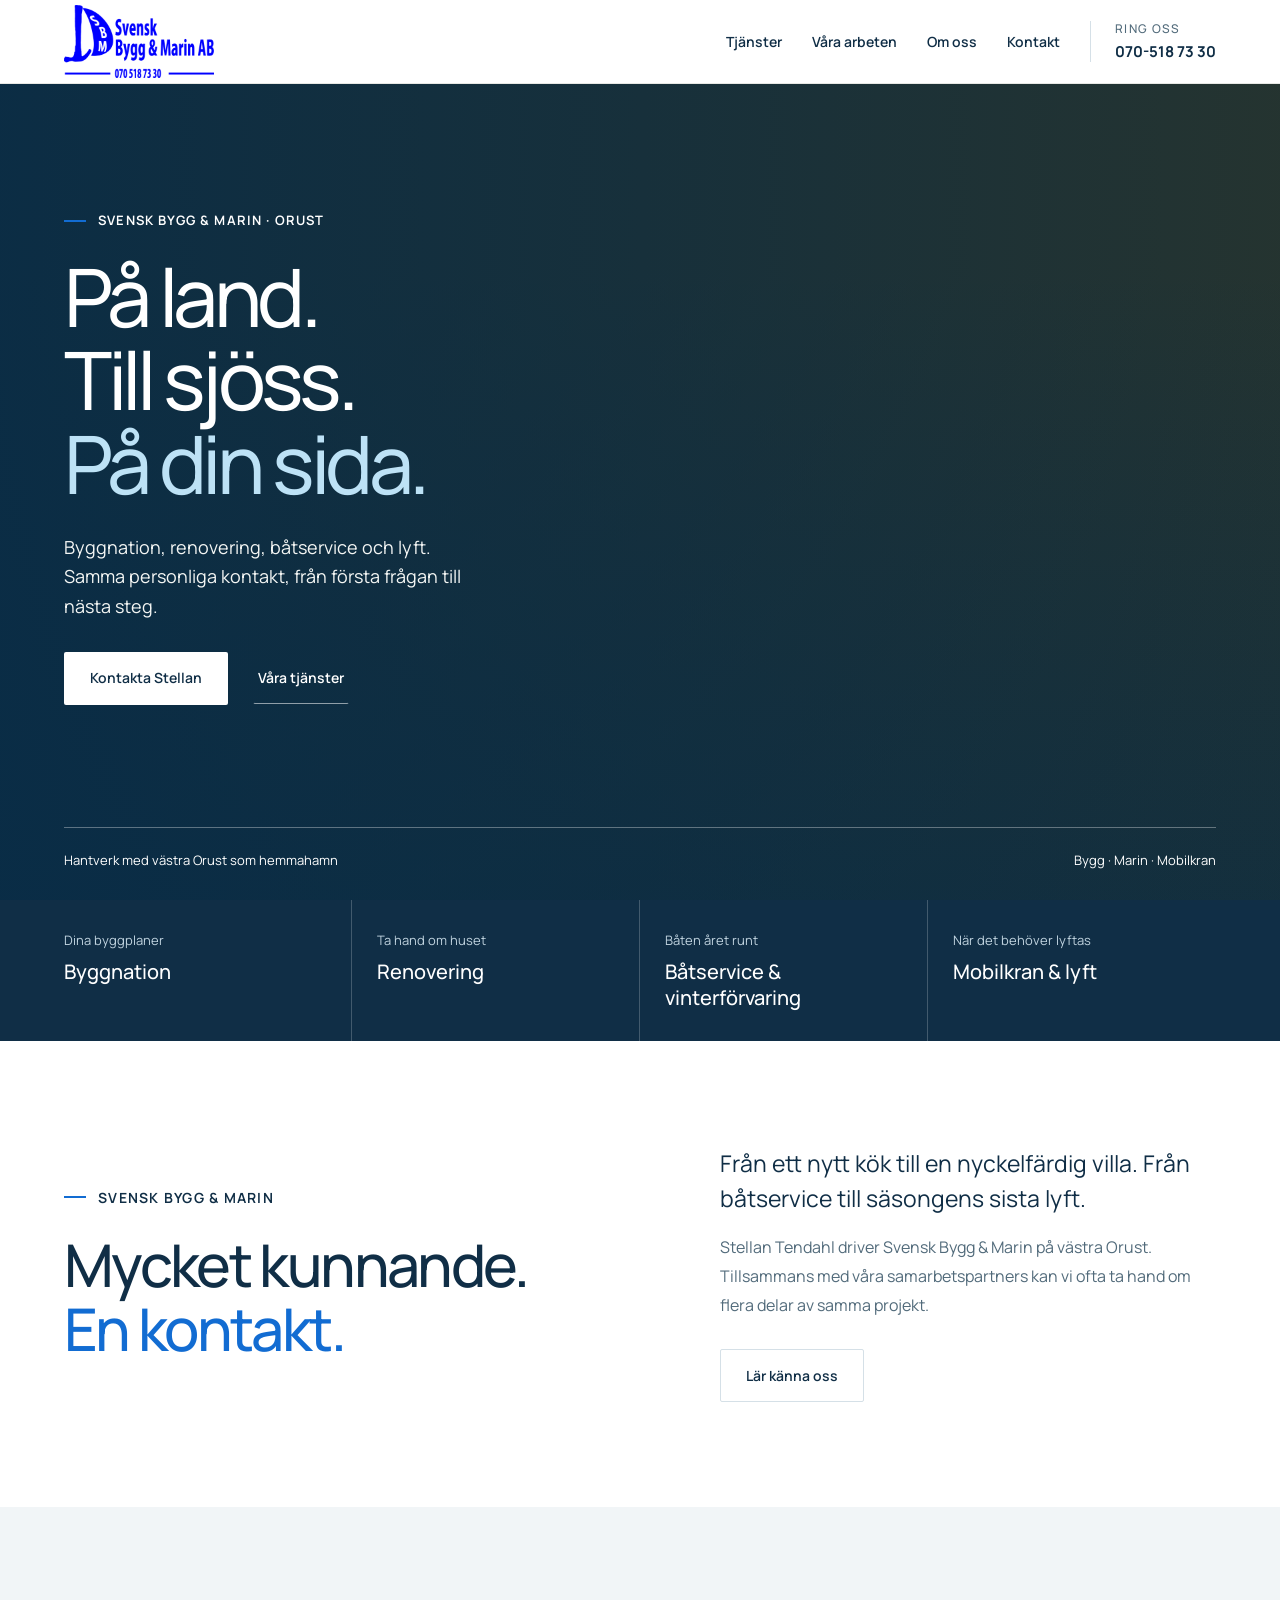
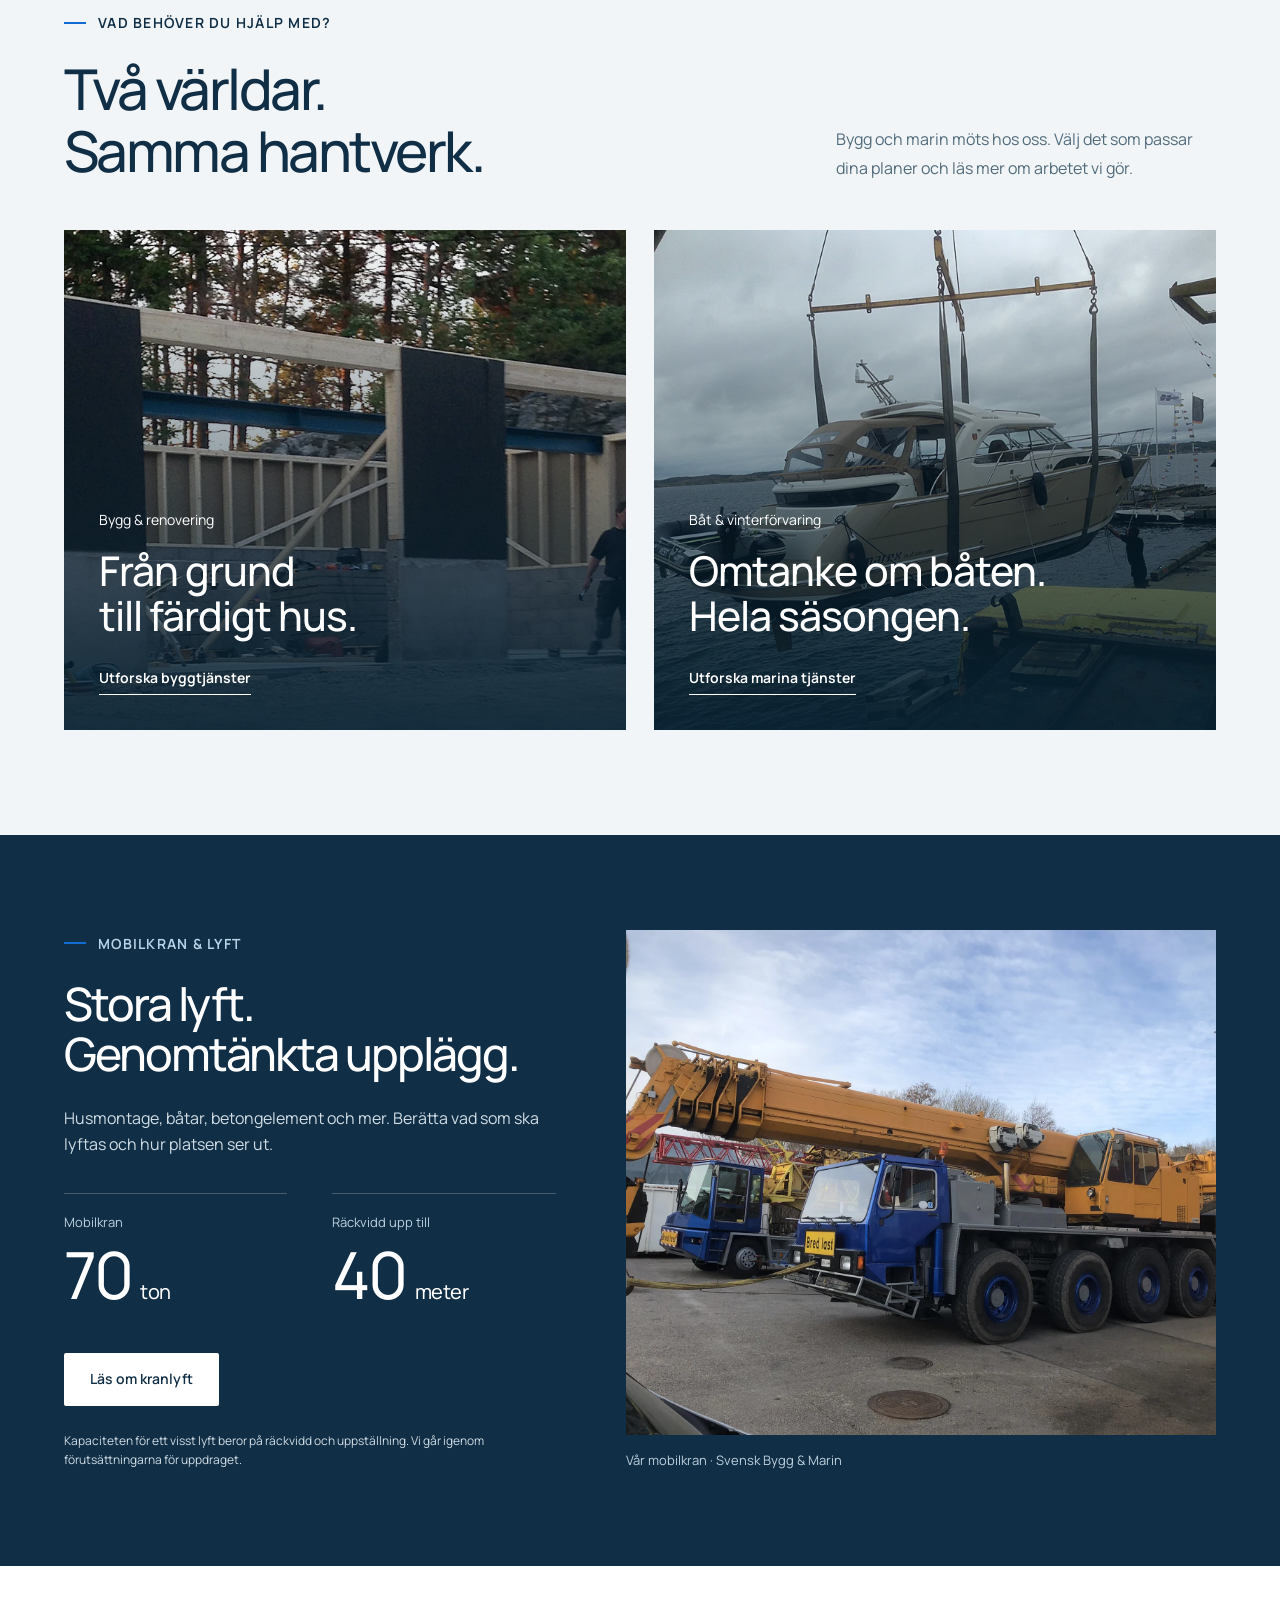
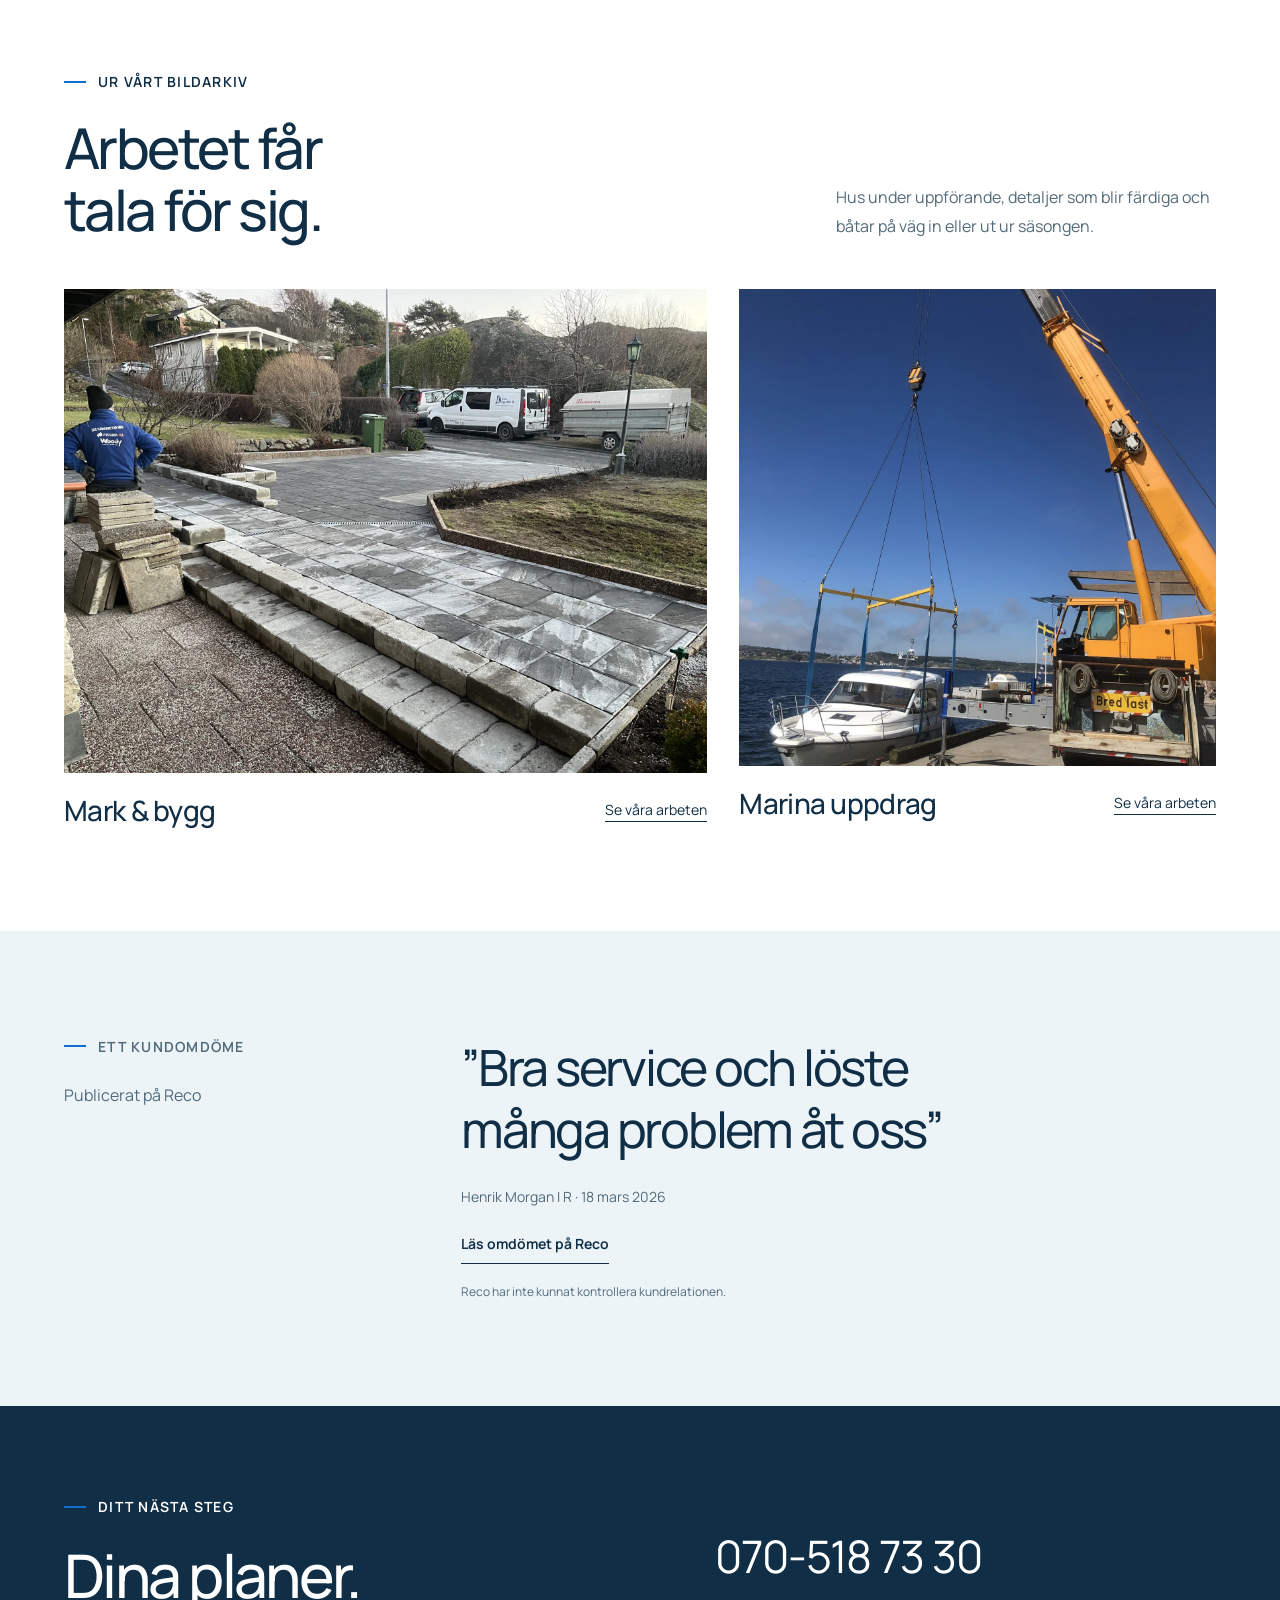
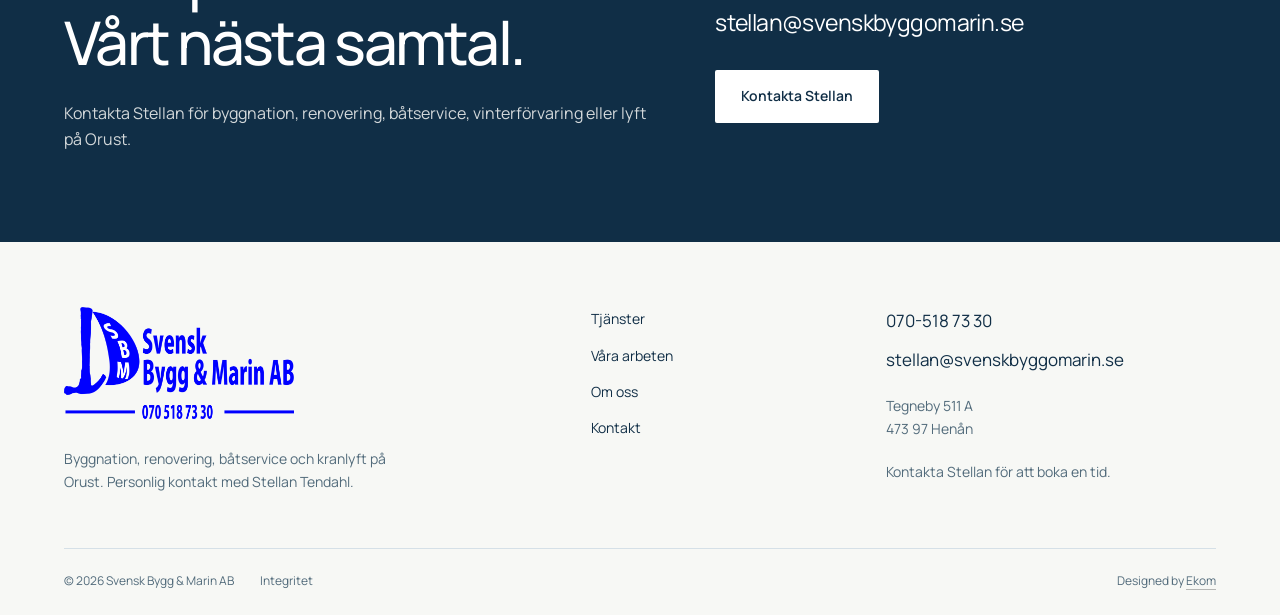
<file: index.html>
<!doctype html><html lang="sv"><head><meta charset="utf-8"><meta name="viewport" content="width=device-width,initial-scale=1"><title>Bygg, båtservice &amp; mobilkran på Orust | Svensk Bygg &amp; Marin</title><meta name="description" content="Svensk Bygg &amp; Marin hjälper dig med byggnation, renovering, båtservice, vinterförvaring i Ellös och kranlyft på Orust. Ring Stellan på 070-518 73 30."><link rel="canonical" href="https://www.svenskbyggomarin.se/"><meta name="theme-color" content="#102e46"><meta property="og:type" content="website"><meta property="og:locale" content="sv_SE"><meta property="og:title" content="Bygg, båtservice &amp; mobilkran på Orust | Svensk Bygg &amp; Marin"><meta property="og:description" content="Svensk Bygg &amp; Marin hjälper dig med byggnation, renovering, båtservice, vinterförvaring i Ellös och kranlyft på Orust. Ring Stellan på 070-518 73 30."><meta property="og:url" content="https://www.svenskbyggomarin.se/"><meta property="og:image" content="https://www.svenskbyggomarin.se/assets/mobilkran-batlyft.webp"><meta name="twitter:card" content="summary_large_image"><link rel="icon" type="image/svg+xml" href="favicon.svg"><link rel="preload" as="font" type="font/woff2" href="assets/manrope.woff2" crossorigin><link rel="stylesheet" href="styles.css"><script defer src="script.js"></script><script type="application/ld+json">{"@context": "https://schema.org", "@type": "HomeAndConstructionBusiness", "name": "Svensk Bygg & Marin AB", "url": "https://www.svenskbyggomarin.se", "telephone": "+46705187330", "email": "stellan@svenskbyggomarin.se", "areaServed": "Orust", "address": {"@type": "PostalAddress", "streetAddress": "Tegneby 511 A", "postalCode": "473 97", "addressLocality": "Henån", "addressCountry": "SE"}, "image": "https://www.svenskbyggomarin.se/assets/mobilkran-batlyft.webp", "description": "Byggnation, renovering, båtservice och kranlyft på Orust. Personlig kontakt med Stellan Tendahl."}</script></head><body class="svensk home"><a class="skip" href="#main">Hoppa till innehållet</a><header class="site-header"><div class="header-inner"><a class="brand" href="index.html" aria-label="Svensk Bygg & Marin AB – startsida"><img src="assets/logo-original.png" alt="Svensk Bygg &amp; Marin AB" class="" width="900" height="439" loading="lazy" decoding="async"></a><nav class="desktop-nav" aria-label="Huvudmeny"><a href="tjanster.html">Tjänster</a><a href="vara-arbeten.html">Våra arbeten</a><a href="om-oss.html">Om oss</a><a href="kontakt.html">Kontakt</a></nav><a class="header-phone" href="tel:+46705187330"><span class="phone-label">Ring oss</span><span>070-518 73 30</span></a><button class="menu-toggle" aria-label="Öppna meny" aria-controls="mobile-menu" aria-expanded="false"><i aria-hidden="true"></i><i aria-hidden="true"></i><span>Meny</span></button></div><nav id="mobile-menu" hidden aria-label="Mobilmeny"><a href="tjanster.html">Tjänster</a><a href="vara-arbeten.html">Våra arbeten</a><a href="om-oss.html">Om oss</a><a href="kontakt.html">Kontakt</a><div class="menu-contact"><p class="eyebrow">Vi hjälper dig gärna</p><a href="tel:+46705187330">070-518 73 30</a><a href="mailto:stellan@svenskbyggomarin.se">stellan@svenskbyggomarin.se</a><p>Kontakta Stellan för att boka en tid.</p></div></nav></header><main id="main"><section class="hero"><picture><source media="(max-width:640px)" srcset="assets/mobilkran-batlyft-960.webp"><img src="assets/mobilkran-batlyft.webp" srcset="assets/mobilkran-batlyft-720.webp 720w, assets/mobilkran-batlyft.webp 1440w" sizes="(max-width:760px) 150vh, 100vw" alt="Mobilkran och motorbåt vid kaj på Orust, ur Svensk Bygg &amp; Marins eget bildmaterial" class="hero-photo" width="1440" height="1920" loading="eager" decoding="async" fetchpriority="high"></picture><div class="hero-content wrap"><p class="eyebrow">Svensk Bygg & Marin · Orust</p><h1>På land.<br>Till sjöss.<br><em>På din sida.</em></h1><p class="hero-lead">Byggnation, renovering, båtservice och lyft. Samma personliga kontakt, från första frågan till nästa steg.</p><div class="hero-actions"><a class="button light" href="kontakt.html">Kontakta Stellan</a><a class="button text-light" href="tjanster.html">Våra tjänster</a></div></div><div class="hero-bottom wrap"><span>Hantverk med västra Orust som hemmahamn</span><span>Bygg · Marin · Mobilkran</span></div></section><nav class="category-strip" aria-label="Välj tjänst"><div class="wrap"><a href="byggnation.html"><span>Dina byggplaner</span><strong>Byggnation</strong></a><a href="renovering.html"><span>Ta hand om huset</span><strong>Renovering</strong></a><a href="batservice.html"><span>Båten året runt</span><strong>Båtservice & vinterförvaring</strong></a><a href="mobilkran.html"><span>När det behöver lyftas</span><strong>Mobilkran & lyft</strong></a></div></nav><section class="section wrap intro-composition"><div><p class="eyebrow">Svensk Bygg & Marin</p><h2>Mycket kunnande.<br><span>En kontakt.</span></h2></div><div><p class="large-copy">Från ett nytt kök till en nyckelfärdig villa. Från båtservice till säsongens sista lyft.</p><p>Stellan Tendahl driver Svensk Bygg & Marin på västra Orust. Tillsammans med våra samarbetspartners kan vi ofta ta hand om flera delar av samma projekt.</p><a class="button outline" href="om-oss.html">Lär känna oss</a></div></section><section class="section soft"><div class="wrap"><div class="section-head"><div><p class="eyebrow">Vad behöver du hjälp med?</p><h2>Två världar.<br>Samma hantverk.</h2></div><p>Bygg och marin möts hos oss. Välj det som passar dina planer och läs mer om arbetet vi gör.</p></div><div class="domain-duo"><a href="byggnation.html"><figure><img src="assets/byggnation-stomme.webp" srcset="assets/byggnation-stomme-720.webp 720w, assets/byggnation-stomme.webp 1800w" sizes="100vw" alt="Husbygge med trästomme och Svensk Bygg &amp; Marins firmabil" class="" width="1800" height="692" loading="lazy" decoding="async"><figcaption><span>Bygg & renovering</span><h3>Från grund<br>till färdigt hus.</h3><span class="read-more">Utforska byggtjänster</span></figcaption></figure></a><a href="batservice.html"><figure><img src="assets/motorbat-lyft.webp" alt="Motorbåt under lyft vid kaj" class="" width="900" height="675" loading="lazy" decoding="async"><figcaption><span>Båt & vinterförvaring</span><h3>Omtanke om båten.<br>Hela säsongen.</h3><span class="read-more">Utforska marina tjänster</span></figcaption></figure></a></div></div></section><section class="crane-feature"><div class="wrap crane-layout"><div><p class="eyebrow">Mobilkran & lyft</p><h2>Stora lyft.<br>Genomtänkta upplägg.</h2><p>Husmontage, båtar, betongelement och mer. Berätta vad som ska lyftas och hur platsen ser ut.</p><dl class="crane-spec"><div><dt>Mobilkran</dt><dd>70 <span>ton</span></dd></div><div><dt>Räckvidd upp till</dt><dd>40 <span>meter</span></dd></div></dl><a class="button light" href="mobilkran.html">Läs om kranlyft</a><p class="note">Kapaciteten för ett visst lyft beror på räckvidd och uppställning. Vi går igenom förutsättningarna för uppdraget.</p></div><figure><img src="assets/mobilkran.webp" srcset="assets/mobilkran-720.webp 720w, assets/mobilkran.webp 1920w" sizes="(max-width:760px) 100vw, 60vw" alt="Företagets mobilkran med gul bom och blått chassi" class="" width="1920" height="1440" loading="lazy" decoding="async"><figcaption>Vår mobilkran · Svensk Bygg & Marin</figcaption></figure></div></section><section class="section wrap"><div class="section-head"><div><p class="eyebrow">Ur vårt bildarkiv</p><h2>Arbetet får<br>tala för sig.</h2></div><p>Hus under uppförande, detaljer som blir färdiga och båtar på väg in eller ut ur säsongen.</p></div><div class="project-showcase"><a href="vara-arbeten.html"><figure><img src="assets/stenlaggning.webp" srcset="assets/stenlaggning-720.webp 720w, assets/stenlaggning.webp 1920w" sizes="(max-width:760px) 100vw, 60vw" alt="Stensatt uppfart med trappa vid ett bostadshus" class="" width="1920" height="1440" loading="lazy" decoding="async"><figcaption><h3>Mark & bygg</h3><span>Se våra arbeten</span></figcaption></figure></a><a href="vara-arbeten.html"><figure><img src="assets/mobilkran-batlyft.webp" srcset="assets/mobilkran-batlyft-720.webp 720w, assets/mobilkran-batlyft.webp 1440w" sizes="(max-width:760px) 100vw, 60vw" alt="Båtlyft med mobilkran vid kaj" class="" width="1440" height="1920" loading="lazy" decoding="async"><figcaption><h3>Marina uppdrag</h3><span>Se våra arbeten</span></figcaption></figure></a></div></section><section class="section quote-section"><div class="wrap quote-composition"><div><p class="eyebrow">Ett kundomdöme</p><p>Publicerat på Reco</p></div><div><blockquote>”Bra service och löste<br>många problem åt oss”</blockquote><p class="quote-credit">Henrik Morgan I R · 18 mars 2026</p><a class="text-link" href="https://www.reco.se/svensk-bygg-marin-ab">Läs omdömet på Reco</a><p class="review-date">Reco har inte kunnat kontrollera kundrelationen.</p></div></div></section><section class="contact-band"><div class="wrap"><div><p class="eyebrow">Ditt nästa steg</p><h2>Dina planer.<br>Vårt nästa samtal.</h2><p>Kontakta Stellan för byggnation, renovering, båtservice, vinterförvaring eller lyft på Orust.</p></div><div class="contact-band-links"><a href="tel:+46705187330">070-518 73 30</a><a href="mailto:stellan@svenskbyggomarin.se">stellan@svenskbyggomarin.se</a><a class="button light" href="kontakt.html">Kontakta Stellan</a></div></div></section></main><footer><div class="footer-main wrap"><div><a class="brand" href="index.html" aria-label="Svensk Bygg & Marin AB – startsida"><img src="assets/logo-original.png" alt="Svensk Bygg &amp; Marin AB" class="" width="900" height="439" loading="lazy" decoding="async"></a><p>Byggnation, renovering, båtservice och kranlyft på Orust. Personlig kontakt med Stellan Tendahl.</p></div><div class="footer-nav"><a href="tjanster.html">Tjänster</a><a href="vara-arbeten.html">Våra arbeten</a><a href="om-oss.html">Om oss</a><a href="kontakt.html">Kontakt</a></div><div class="footer-contact"><a href="tel:+46705187330">070-518 73 30</a><a href="mailto:stellan@svenskbyggomarin.se">stellan@svenskbyggomarin.se</a><p>Tegneby 511 A<br>473 97 Henån</p><p>Kontakta Stellan för att boka en tid.</p></div></div><div class="footer-base wrap"><span>© 2026 Svensk Bygg & Marin AB</span><a href="integritet.html">Integritet</a><span class="credit">Designed by <a href="https://ekom.se/">Ekom</a></span></div></footer><nav class="mobile-dock" aria-label="Snabbkontakt"><a href="tel:+46705187330">Ring oss</a><a href="kontakt.html">Kontakta Stellan</a></nav><dialog class="lightbox" aria-label="Bildvisning"><button class="lightbox-close" aria-label="Stäng bildvisning">Stäng</button><img alt=""><p class="lightbox-caption"></p><div><button data-dir="-1">Föregående</button><span class="lightbox-counter" aria-live="polite"></span><button data-dir="1">Nästa</button></div></dialog></body></html>
</file>
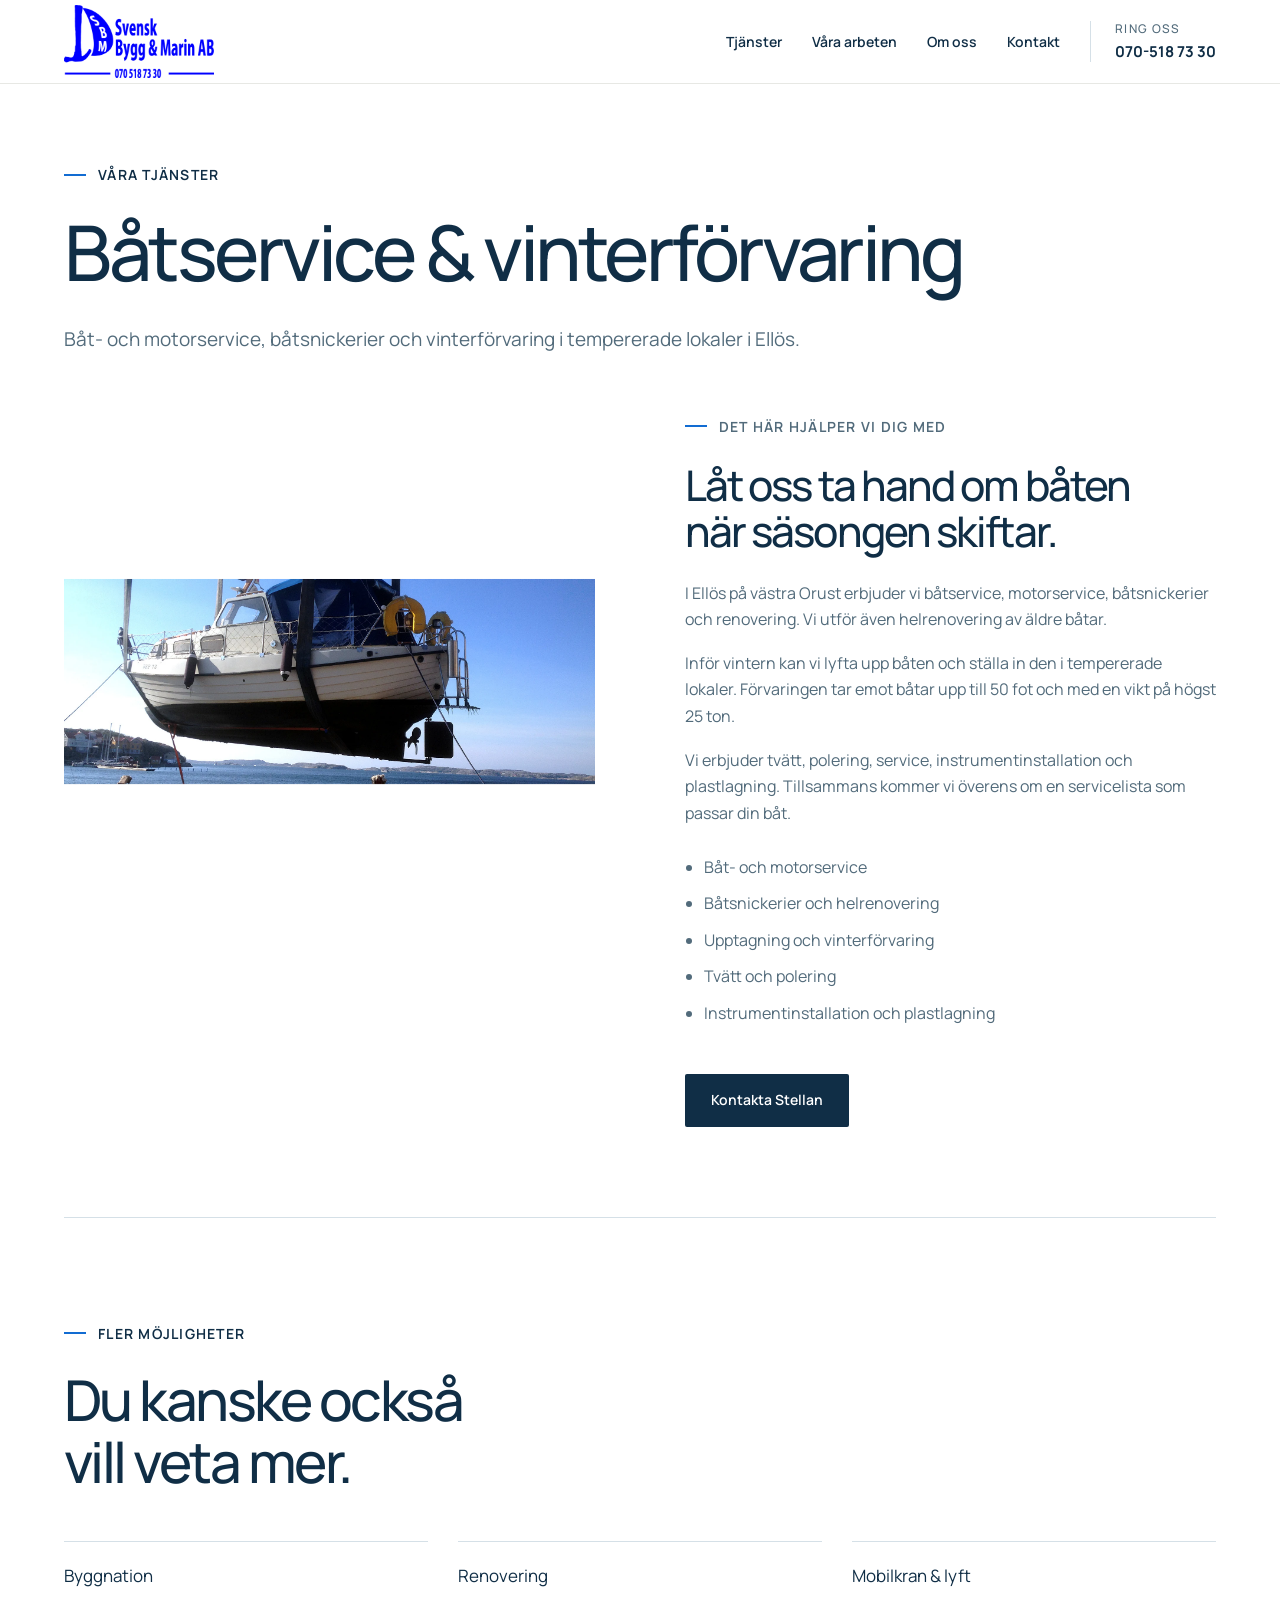
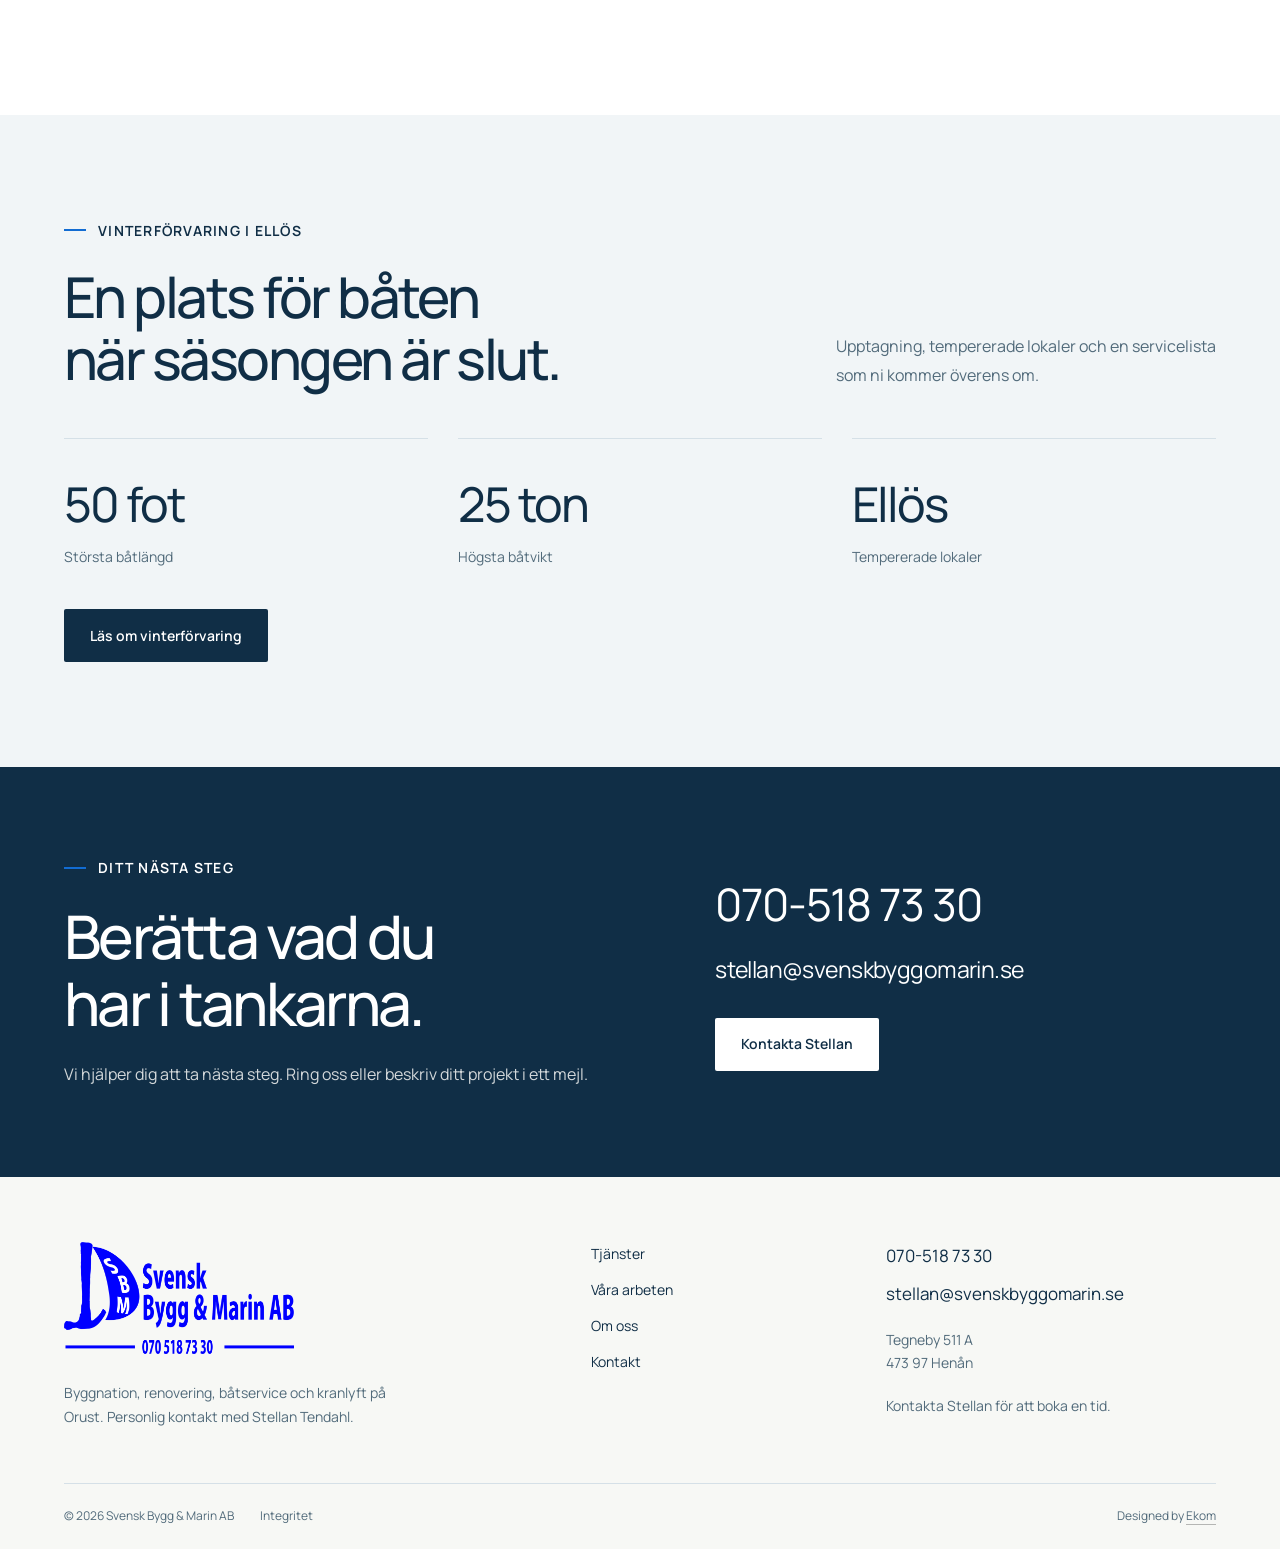
<file: batservice.html>
<!doctype html><html lang="sv"><head><meta charset="utf-8"><meta name="viewport" content="width=device-width,initial-scale=1"><title>Båtservice &amp; vinterförvaring på Orust | Svensk Bygg &amp; Marin</title><meta name="description" content="Båt- och motorservice, båtsnickerier och vinterförvaring i tempererade lokaler i Ellös. Svensk Bygg &amp; Marin – Orust."><link rel="canonical" href="https://www.svenskbyggomarin.se/batservice.html"><meta name="theme-color" content="#102e46"><meta property="og:type" content="website"><meta property="og:locale" content="sv_SE"><meta property="og:title" content="Båtservice &amp; vinterförvaring på Orust | Svensk Bygg &amp; Marin"><meta property="og:description" content="Båt- och motorservice, båtsnickerier och vinterförvaring i tempererade lokaler i Ellös. Svensk Bygg &amp; Marin – Orust."><meta property="og:url" content="https://www.svenskbyggomarin.se/batservice.html"><meta property="og:image" content="https://www.svenskbyggomarin.se/assets/mobilkran-batlyft.webp"><meta name="twitter:card" content="summary_large_image"><link rel="icon" type="image/svg+xml" href="favicon.svg"><link rel="preload" as="font" type="font/woff2" href="assets/manrope.woff2" crossorigin><link rel="stylesheet" href="styles.css"><script defer src="script.js"></script><script type="application/ld+json">{"@context": "https://schema.org", "@type": "HomeAndConstructionBusiness", "name": "Svensk Bygg & Marin AB", "url": "https://www.svenskbyggomarin.se", "telephone": "+46705187330", "email": "stellan@svenskbyggomarin.se", "areaServed": "Orust", "address": {"@type": "PostalAddress", "streetAddress": "Tegneby 511 A", "postalCode": "473 97", "addressLocality": "Henån", "addressCountry": "SE"}, "image": "https://www.svenskbyggomarin.se/assets/mobilkran-batlyft.webp", "description": "Byggnation, renovering, båtservice och kranlyft på Orust. Personlig kontakt med Stellan Tendahl."}</script></head><body class="svensk inner"><a class="skip" href="#main">Hoppa till innehållet</a><header class="site-header"><div class="header-inner"><a class="brand" href="index.html" aria-label="Svensk Bygg & Marin AB – startsida"><img src="assets/logo-original.png" alt="Svensk Bygg &amp; Marin AB" class="" width="900" height="439" loading="lazy" decoding="async"></a><nav class="desktop-nav" aria-label="Huvudmeny"><a href="tjanster.html">Tjänster</a><a href="vara-arbeten.html">Våra arbeten</a><a href="om-oss.html">Om oss</a><a href="kontakt.html">Kontakt</a></nav><a class="header-phone" href="tel:+46705187330"><span class="phone-label">Ring oss</span><span>070-518 73 30</span></a><button class="menu-toggle" aria-label="Öppna meny" aria-controls="mobile-menu" aria-expanded="false"><i aria-hidden="true"></i><i aria-hidden="true"></i><span>Meny</span></button></div><nav id="mobile-menu" hidden aria-label="Mobilmeny"><a href="tjanster.html">Tjänster</a><a href="vara-arbeten.html">Våra arbeten</a><a href="om-oss.html">Om oss</a><a href="kontakt.html">Kontakt</a><div class="menu-contact"><p class="eyebrow">Vi hjälper dig gärna</p><a href="tel:+46705187330">070-518 73 30</a><a href="mailto:stellan@svenskbyggomarin.se">stellan@svenskbyggomarin.se</a><p>Kontakta Stellan för att boka en tid.</p></div></nav></header><main id="main"><section class="page-title wrap"><p class="eyebrow">Våra tjänster</p><h1>Båtservice & vinterförvaring</h1><p>Båt- och motorservice, båtsnickerier och vinterförvaring i tempererade lokaler i Ellös.</p></section><section class="service-detail wrap"><div class="detail-image"><img src="assets/batlyft-hamn.webp" srcset="assets/batlyft-hamn-720.webp 720w, assets/batlyft-hamn.webp 1800w" sizes="100vw" alt="Segelbåt som lyfts vid kaj med vatten i bakgrunden" class="" width="1800" height="692" loading="lazy" decoding="async"></div><div class="detail-copy"><p class="eyebrow">Det här hjälper vi dig med</p><h2>Låt oss ta hand om båten när säsongen skiftar.</h2><p>I Ellös på västra Orust erbjuder vi båtservice, motorservice, båtsnickerier och renovering. Vi utför även helrenovering av äldre båtar.</p><p>Inför vintern kan vi lyfta upp båten och ställa in den i tempererade lokaler. Förvaringen tar emot båtar upp till 50 fot och med en vikt på högst 25 ton.</p><p>Vi erbjuder tvätt, polering, service, instrumentinstallation och plastlagning. Tillsammans kommer vi överens om en servicelista som passar din båt.</p><ul><li>Båt- och motorservice</li><li>Båtsnickerier och helrenovering</li><li>Upptagning och vinterförvaring</li><li>Tvätt och polering</li><li>Instrumentinstallation och plastlagning</li></ul><a class="button primary" href="kontakt.html">Kontakta Stellan</a></div></section><section class="section related wrap"><div class="section-head"><div><p class="eyebrow">Fler möjligheter</p><h2>Du kanske också<br>vill veta mer.</h2></div></div><div class="related-links"><a href="byggnation.html">Byggnation</a><a href="renovering.html">Renovering</a><a href="mobilkran.html">Mobilkran & lyft</a></div></section><section class="section soft"><div class="wrap"><div class="section-head"><div><p class="eyebrow">Vinterförvaring i Ellös</p><h2>En plats för båten<br>när säsongen är slut.</h2></div><p>Upptagning, tempererade lokaler och en servicelista som ni kommer överens om.</p></div><div class="storage-facts"><div><strong>50 fot</strong><span>Största båtlängd</span></div><div><strong>25 ton</strong><span>Högsta båtvikt</span></div><div><strong>Ellös</strong><span>Tempererade lokaler</span></div></div><a class="button primary" href="vinterforvaring.html">Läs om vinterförvaring</a></div></section><section class="contact-band"><div class="wrap"><div><p class="eyebrow">Ditt nästa steg</p><h2>Berätta vad du<br>har i tankarna.</h2><p>Vi hjälper dig att ta nästa steg. Ring oss eller beskriv ditt projekt i ett mejl.</p></div><div class="contact-band-links"><a href="tel:+46705187330">070-518 73 30</a><a href="mailto:stellan@svenskbyggomarin.se">stellan@svenskbyggomarin.se</a><a class="button light" href="kontakt.html">Kontakta Stellan</a></div></div></section></main><footer><div class="footer-main wrap"><div><a class="brand" href="index.html" aria-label="Svensk Bygg & Marin AB – startsida"><img src="assets/logo-original.png" alt="Svensk Bygg &amp; Marin AB" class="" width="900" height="439" loading="lazy" decoding="async"></a><p>Byggnation, renovering, båtservice och kranlyft på Orust. Personlig kontakt med Stellan Tendahl.</p></div><div class="footer-nav"><a href="tjanster.html">Tjänster</a><a href="vara-arbeten.html">Våra arbeten</a><a href="om-oss.html">Om oss</a><a href="kontakt.html">Kontakt</a></div><div class="footer-contact"><a href="tel:+46705187330">070-518 73 30</a><a href="mailto:stellan@svenskbyggomarin.se">stellan@svenskbyggomarin.se</a><p>Tegneby 511 A<br>473 97 Henån</p><p>Kontakta Stellan för att boka en tid.</p></div></div><div class="footer-base wrap"><span>© 2026 Svensk Bygg & Marin AB</span><a href="integritet.html">Integritet</a><span class="credit">Designed by <a href="https://ekom.se/">Ekom</a></span></div></footer><nav class="mobile-dock" aria-label="Snabbkontakt"><a href="tel:+46705187330">Ring oss</a><a href="kontakt.html">Kontakta Stellan</a></nav><dialog class="lightbox" aria-label="Bildvisning"><button class="lightbox-close" aria-label="Stäng bildvisning">Stäng</button><img alt=""><p class="lightbox-caption"></p><div><button data-dir="-1">Föregående</button><span class="lightbox-counter" aria-live="polite"></span><button data-dir="1">Nästa</button></div></dialog></body></html>
</file>
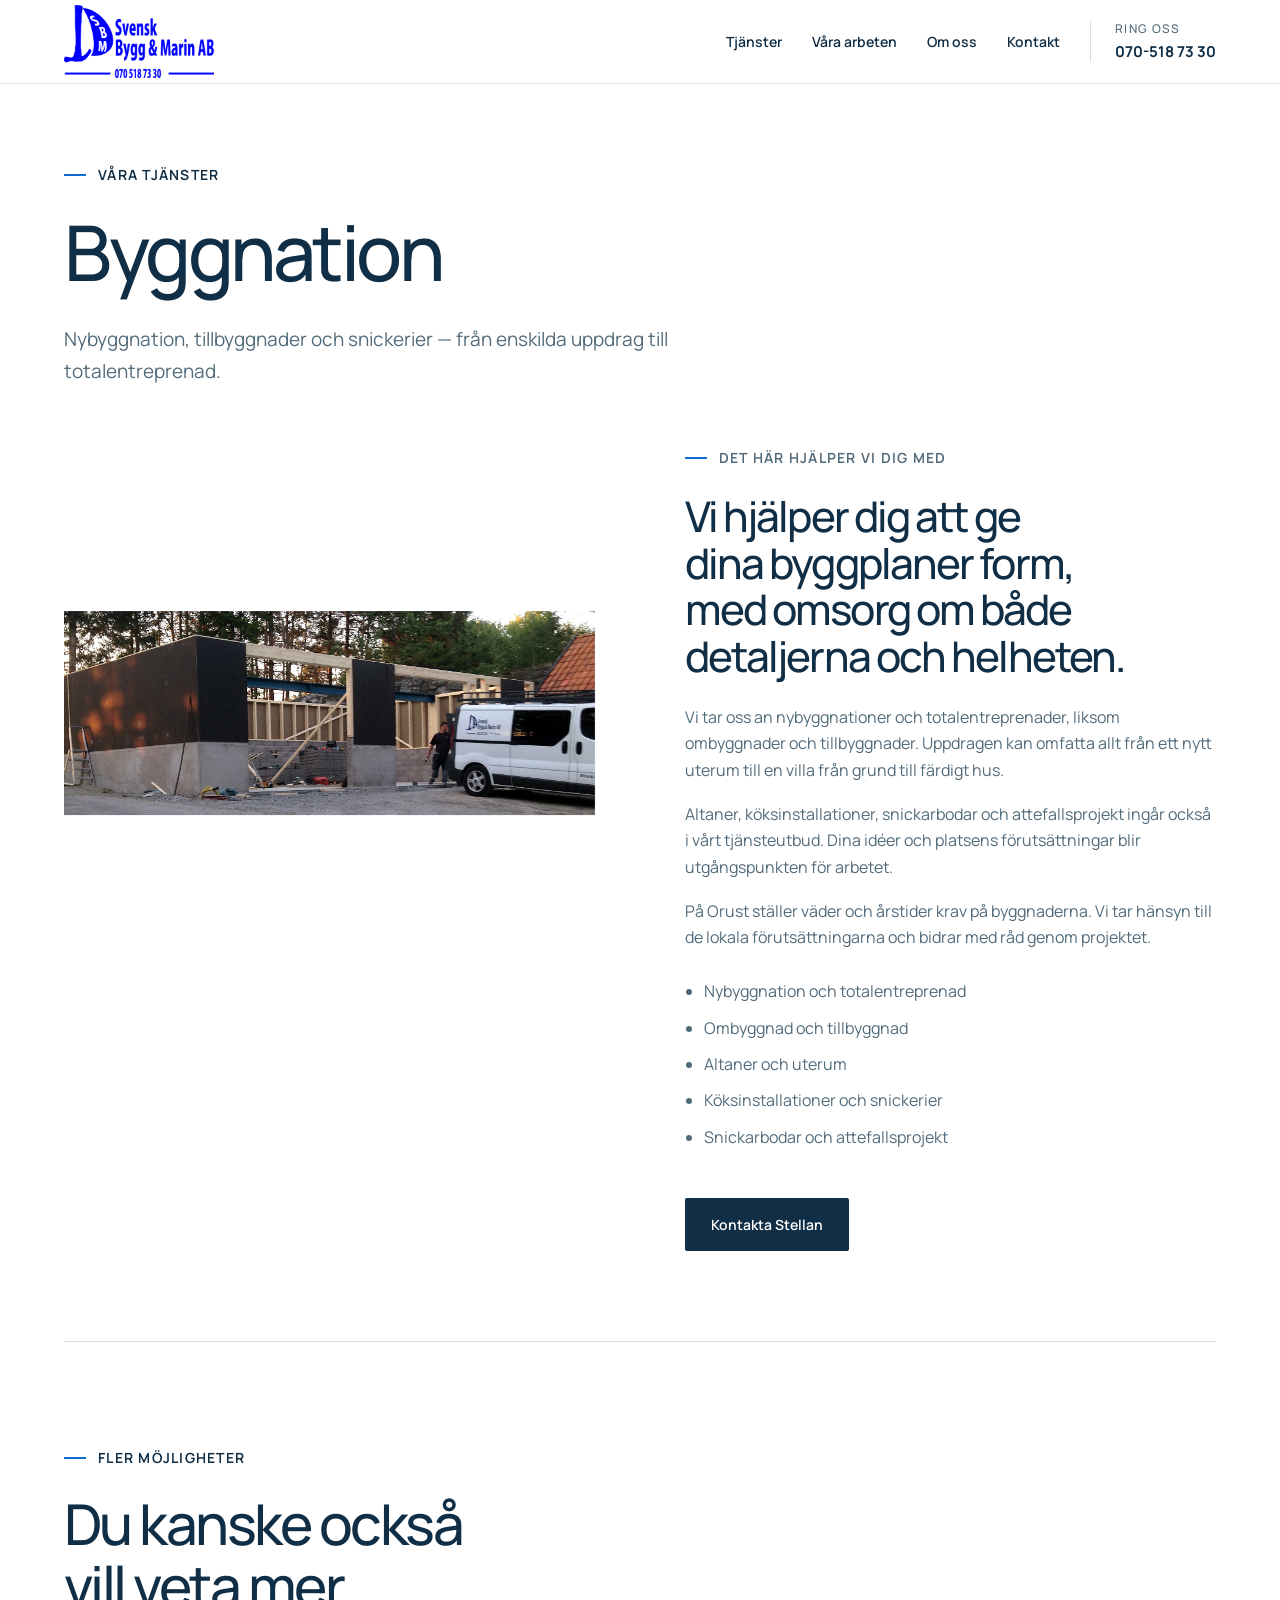
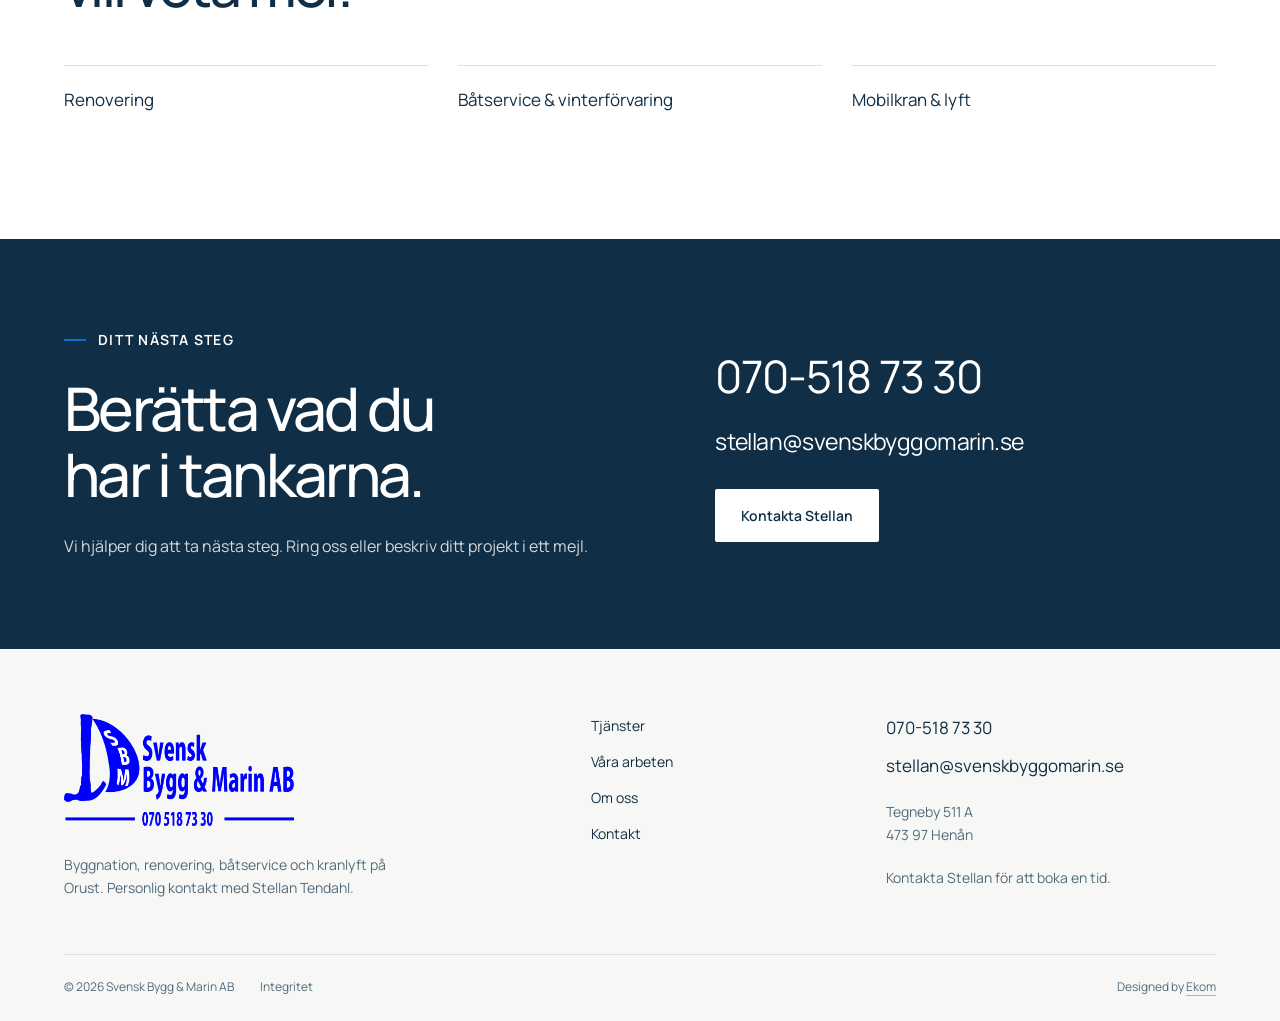
<file: byggnation.html>
<!doctype html><html lang="sv"><head><meta charset="utf-8"><meta name="viewport" content="width=device-width,initial-scale=1"><title>Byggnation på Orust | Svensk Bygg &amp; Marin</title><meta name="description" content="Nybyggnation, tillbyggnader och snickerier — från enskilda uppdrag till totalentreprenad. Svensk Bygg &amp; Marin – Orust."><link rel="canonical" href="https://www.svenskbyggomarin.se/byggnation.html"><meta name="theme-color" content="#102e46"><meta property="og:type" content="website"><meta property="og:locale" content="sv_SE"><meta property="og:title" content="Byggnation på Orust | Svensk Bygg &amp; Marin"><meta property="og:description" content="Nybyggnation, tillbyggnader och snickerier — från enskilda uppdrag till totalentreprenad. Svensk Bygg &amp; Marin – Orust."><meta property="og:url" content="https://www.svenskbyggomarin.se/byggnation.html"><meta property="og:image" content="https://www.svenskbyggomarin.se/assets/mobilkran-batlyft.webp"><meta name="twitter:card" content="summary_large_image"><link rel="icon" type="image/svg+xml" href="favicon.svg"><link rel="preload" as="font" type="font/woff2" href="assets/manrope.woff2" crossorigin><link rel="stylesheet" href="styles.css"><script defer src="script.js"></script><script type="application/ld+json">{"@context": "https://schema.org", "@type": "HomeAndConstructionBusiness", "name": "Svensk Bygg & Marin AB", "url": "https://www.svenskbyggomarin.se", "telephone": "+46705187330", "email": "stellan@svenskbyggomarin.se", "areaServed": "Orust", "address": {"@type": "PostalAddress", "streetAddress": "Tegneby 511 A", "postalCode": "473 97", "addressLocality": "Henån", "addressCountry": "SE"}, "image": "https://www.svenskbyggomarin.se/assets/mobilkran-batlyft.webp", "description": "Byggnation, renovering, båtservice och kranlyft på Orust. Personlig kontakt med Stellan Tendahl."}</script></head><body class="svensk inner"><a class="skip" href="#main">Hoppa till innehållet</a><header class="site-header"><div class="header-inner"><a class="brand" href="index.html" aria-label="Svensk Bygg & Marin AB – startsida"><img src="assets/logo-original.png" alt="Svensk Bygg &amp; Marin AB" class="" width="900" height="439" loading="lazy" decoding="async"></a><nav class="desktop-nav" aria-label="Huvudmeny"><a href="tjanster.html">Tjänster</a><a href="vara-arbeten.html">Våra arbeten</a><a href="om-oss.html">Om oss</a><a href="kontakt.html">Kontakt</a></nav><a class="header-phone" href="tel:+46705187330"><span class="phone-label">Ring oss</span><span>070-518 73 30</span></a><button class="menu-toggle" aria-label="Öppna meny" aria-controls="mobile-menu" aria-expanded="false"><i aria-hidden="true"></i><i aria-hidden="true"></i><span>Meny</span></button></div><nav id="mobile-menu" hidden aria-label="Mobilmeny"><a href="tjanster.html">Tjänster</a><a href="vara-arbeten.html">Våra arbeten</a><a href="om-oss.html">Om oss</a><a href="kontakt.html">Kontakt</a><div class="menu-contact"><p class="eyebrow">Vi hjälper dig gärna</p><a href="tel:+46705187330">070-518 73 30</a><a href="mailto:stellan@svenskbyggomarin.se">stellan@svenskbyggomarin.se</a><p>Kontakta Stellan för att boka en tid.</p></div></nav></header><main id="main"><section class="page-title wrap"><p class="eyebrow">Våra tjänster</p><h1>Byggnation</h1><p>Nybyggnation, tillbyggnader och snickerier — från enskilda uppdrag till totalentreprenad.</p></section><section class="service-detail wrap"><div class="detail-image"><img src="assets/byggnation-stomme.webp" srcset="assets/byggnation-stomme-720.webp 720w, assets/byggnation-stomme.webp 1800w" sizes="100vw" alt="Hus under uppförande, trästomme och företagets bil" class="" width="1800" height="692" loading="lazy" decoding="async"></div><div class="detail-copy"><p class="eyebrow">Det här hjälper vi dig med</p><h2>Vi hjälper dig att ge dina byggplaner form, med omsorg om både detaljerna och helheten.</h2><p>Vi tar oss an nybyggnationer och totalentreprenader, liksom ombyggnader och tillbyggnader. Uppdragen kan omfatta allt från ett nytt uterum till en villa från grund till färdigt hus.</p><p>Altaner, köksinstallationer, snickarbodar och attefallsprojekt ingår också i vårt tjänsteutbud. Dina idéer och platsens förutsättningar blir utgångspunkten för arbetet.</p><p>På Orust ställer väder och årstider krav på byggnaderna. Vi tar hänsyn till de lokala förutsättningarna och bidrar med råd genom projektet.</p><ul><li>Nybyggnation och totalentreprenad</li><li>Ombyggnad och tillbyggnad</li><li>Altaner och uterum</li><li>Köksinstallationer och snickerier</li><li>Snickarbodar och attefallsprojekt</li></ul><a class="button primary" href="kontakt.html">Kontakta Stellan</a></div></section><section class="section related wrap"><div class="section-head"><div><p class="eyebrow">Fler möjligheter</p><h2>Du kanske också<br>vill veta mer.</h2></div></div><div class="related-links"><a href="renovering.html">Renovering</a><a href="batservice.html">Båtservice & vinterförvaring</a><a href="mobilkran.html">Mobilkran & lyft</a></div></section><section class="contact-band"><div class="wrap"><div><p class="eyebrow">Ditt nästa steg</p><h2>Berätta vad du<br>har i tankarna.</h2><p>Vi hjälper dig att ta nästa steg. Ring oss eller beskriv ditt projekt i ett mejl.</p></div><div class="contact-band-links"><a href="tel:+46705187330">070-518 73 30</a><a href="mailto:stellan@svenskbyggomarin.se">stellan@svenskbyggomarin.se</a><a class="button light" href="kontakt.html">Kontakta Stellan</a></div></div></section></main><footer><div class="footer-main wrap"><div><a class="brand" href="index.html" aria-label="Svensk Bygg & Marin AB – startsida"><img src="assets/logo-original.png" alt="Svensk Bygg &amp; Marin AB" class="" width="900" height="439" loading="lazy" decoding="async"></a><p>Byggnation, renovering, båtservice och kranlyft på Orust. Personlig kontakt med Stellan Tendahl.</p></div><div class="footer-nav"><a href="tjanster.html">Tjänster</a><a href="vara-arbeten.html">Våra arbeten</a><a href="om-oss.html">Om oss</a><a href="kontakt.html">Kontakt</a></div><div class="footer-contact"><a href="tel:+46705187330">070-518 73 30</a><a href="mailto:stellan@svenskbyggomarin.se">stellan@svenskbyggomarin.se</a><p>Tegneby 511 A<br>473 97 Henån</p><p>Kontakta Stellan för att boka en tid.</p></div></div><div class="footer-base wrap"><span>© 2026 Svensk Bygg & Marin AB</span><a href="integritet.html">Integritet</a><span class="credit">Designed by <a href="https://ekom.se/">Ekom</a></span></div></footer><nav class="mobile-dock" aria-label="Snabbkontakt"><a href="tel:+46705187330">Ring oss</a><a href="kontakt.html">Kontakta Stellan</a></nav><dialog class="lightbox" aria-label="Bildvisning"><button class="lightbox-close" aria-label="Stäng bildvisning">Stäng</button><img alt=""><p class="lightbox-caption"></p><div><button data-dir="-1">Föregående</button><span class="lightbox-counter" aria-live="polite"></span><button data-dir="1">Nästa</button></div></dialog></body></html>
</file>
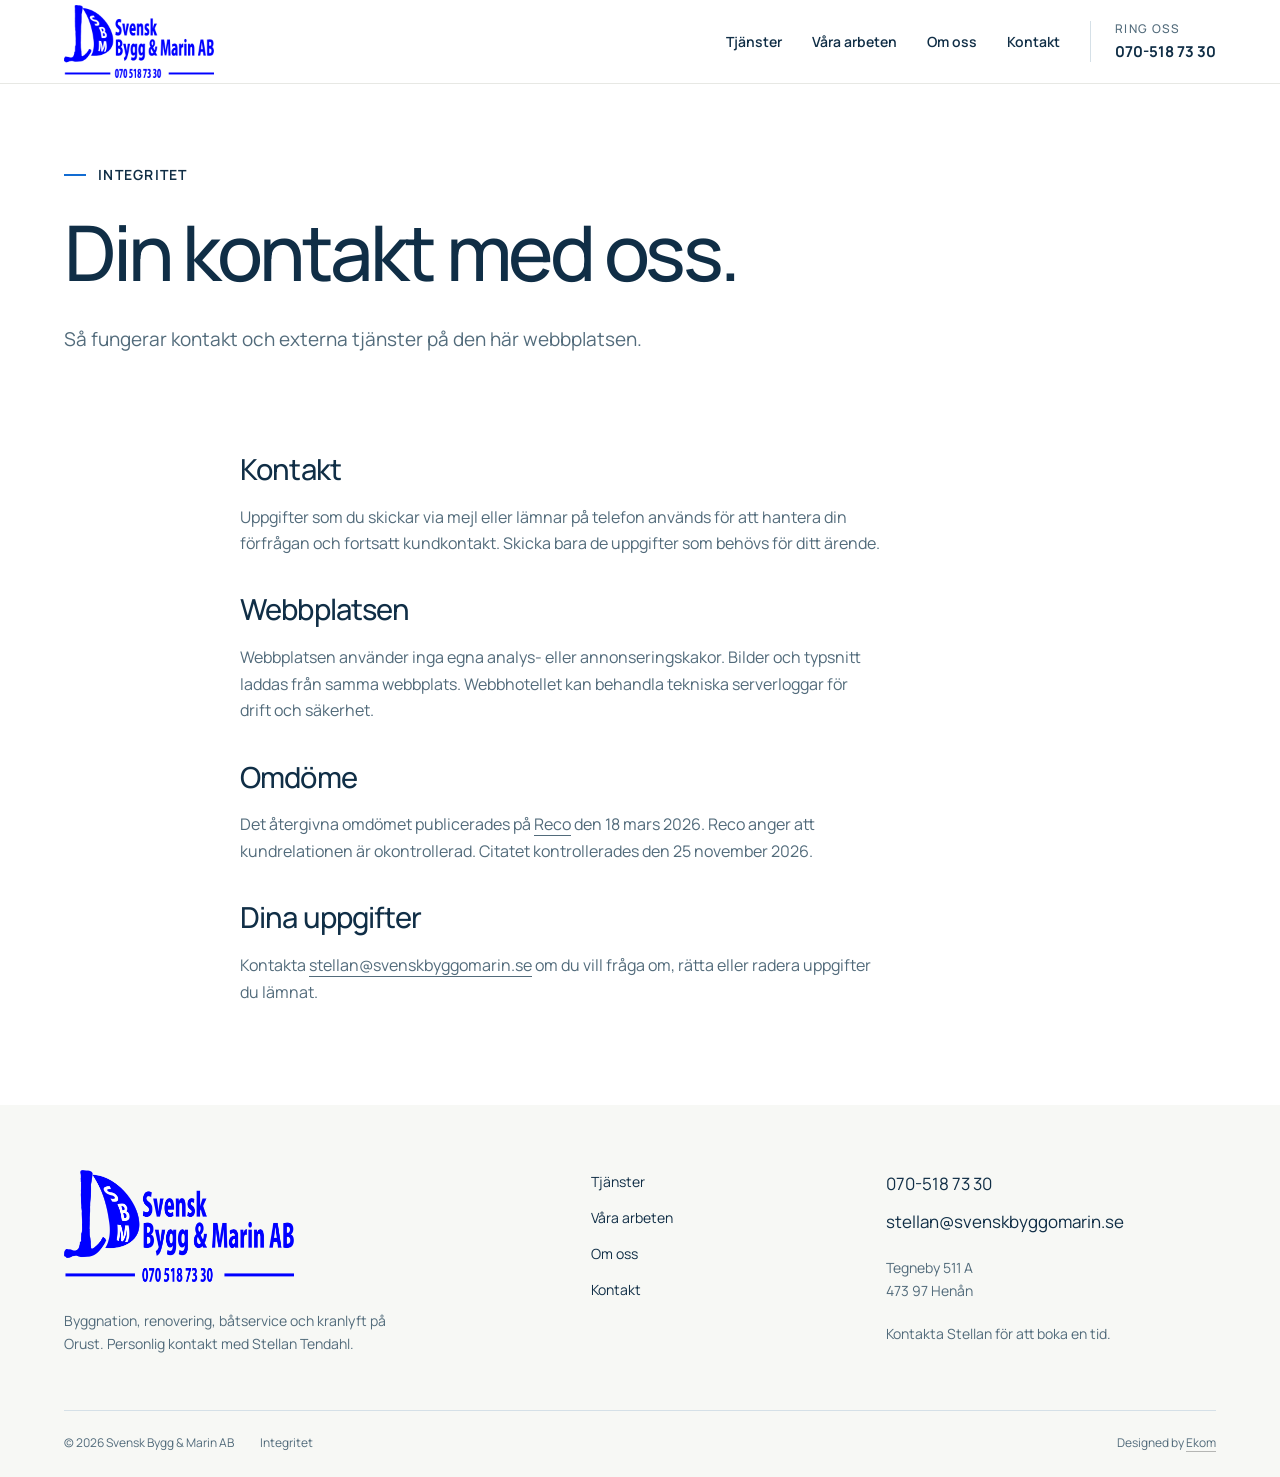
<file: integritet.html>
<!doctype html><html lang="sv"><head><meta charset="utf-8"><meta name="viewport" content="width=device-width,initial-scale=1"><title>Integritet | Svensk Bygg &amp; Marin</title><meta name="description" content="Information om kontakt, bilder och externa tjänster."><link rel="canonical" href="https://www.svenskbyggomarin.se/integritet.html"><meta name="theme-color" content="#102e46"><meta property="og:type" content="website"><meta property="og:locale" content="sv_SE"><meta property="og:title" content="Integritet | Svensk Bygg &amp; Marin"><meta property="og:description" content="Information om kontakt, bilder och externa tjänster."><meta property="og:url" content="https://www.svenskbyggomarin.se/integritet.html"><meta property="og:image" content="https://www.svenskbyggomarin.se/assets/mobilkran-batlyft.webp"><meta name="twitter:card" content="summary_large_image"><link rel="icon" type="image/svg+xml" href="favicon.svg"><link rel="preload" as="font" type="font/woff2" href="assets/manrope.woff2" crossorigin><link rel="stylesheet" href="styles.css"><script defer src="script.js"></script><script type="application/ld+json">{"@context": "https://schema.org", "@type": "HomeAndConstructionBusiness", "name": "Svensk Bygg & Marin AB", "url": "https://www.svenskbyggomarin.se", "telephone": "+46705187330", "email": "stellan@svenskbyggomarin.se", "areaServed": "Orust", "address": {"@type": "PostalAddress", "streetAddress": "Tegneby 511 A", "postalCode": "473 97", "addressLocality": "Henån", "addressCountry": "SE"}, "image": "https://www.svenskbyggomarin.se/assets/mobilkran-batlyft.webp", "description": "Byggnation, renovering, båtservice och kranlyft på Orust. Personlig kontakt med Stellan Tendahl."}</script></head><body class="svensk inner"><a class="skip" href="#main">Hoppa till innehållet</a><header class="site-header"><div class="header-inner"><a class="brand" href="index.html" aria-label="Svensk Bygg & Marin AB – startsida"><img src="assets/logo-original.png" alt="Svensk Bygg &amp; Marin AB" class="" width="900" height="439" loading="lazy" decoding="async"></a><nav class="desktop-nav" aria-label="Huvudmeny"><a href="tjanster.html">Tjänster</a><a href="vara-arbeten.html">Våra arbeten</a><a href="om-oss.html">Om oss</a><a href="kontakt.html">Kontakt</a></nav><a class="header-phone" href="tel:+46705187330"><span class="phone-label">Ring oss</span><span>070-518 73 30</span></a><button class="menu-toggle" aria-label="Öppna meny" aria-controls="mobile-menu" aria-expanded="false"><i aria-hidden="true"></i><i aria-hidden="true"></i><span>Meny</span></button></div><nav id="mobile-menu" hidden aria-label="Mobilmeny"><a href="tjanster.html">Tjänster</a><a href="vara-arbeten.html">Våra arbeten</a><a href="om-oss.html">Om oss</a><a href="kontakt.html">Kontakt</a><div class="menu-contact"><p class="eyebrow">Vi hjälper dig gärna</p><a href="tel:+46705187330">070-518 73 30</a><a href="mailto:stellan@svenskbyggomarin.se">stellan@svenskbyggomarin.se</a><p>Kontakta Stellan för att boka en tid.</p></div></nav></header><main id="main"><section class="page-title wrap"><p class="eyebrow">Integritet</p><h1>Din kontakt med oss.</h1><p>Så fungerar kontakt och externa tjänster på den här webbplatsen.</p></section><article class="prose wrap"><h2>Kontakt</h2><p>Uppgifter som du skickar via mejl eller lämnar på telefon används för att hantera din förfrågan och fortsatt kundkontakt. Skicka bara de uppgifter som behövs för ditt ärende.</p><h2>Webbplatsen</h2><p>Webbplatsen använder inga egna analys- eller annonseringskakor. Bilder och typsnitt laddas från samma webbplats. Webbhotellet kan behandla tekniska serverloggar för drift och säkerhet.</p><h2>Omdöme</h2><p>Det återgivna omdömet publicerades på <a href="https://www.reco.se/svensk-bygg-marin-ab">Reco</a> den 18 mars 2026. Reco anger att kundrelationen är okontrollerad. Citatet kontrollerades den 25 november 2026.</p><h2>Dina uppgifter</h2><p>Kontakta <a href="mailto:stellan@svenskbyggomarin.se">stellan@svenskbyggomarin.se</a> om du vill fråga om, rätta eller radera uppgifter du lämnat.</p></article></main><footer><div class="footer-main wrap"><div><a class="brand" href="index.html" aria-label="Svensk Bygg & Marin AB – startsida"><img src="assets/logo-original.png" alt="Svensk Bygg &amp; Marin AB" class="" width="900" height="439" loading="lazy" decoding="async"></a><p>Byggnation, renovering, båtservice och kranlyft på Orust. Personlig kontakt med Stellan Tendahl.</p></div><div class="footer-nav"><a href="tjanster.html">Tjänster</a><a href="vara-arbeten.html">Våra arbeten</a><a href="om-oss.html">Om oss</a><a href="kontakt.html">Kontakt</a></div><div class="footer-contact"><a href="tel:+46705187330">070-518 73 30</a><a href="mailto:stellan@svenskbyggomarin.se">stellan@svenskbyggomarin.se</a><p>Tegneby 511 A<br>473 97 Henån</p><p>Kontakta Stellan för att boka en tid.</p></div></div><div class="footer-base wrap"><span>© 2026 Svensk Bygg & Marin AB</span><a href="integritet.html">Integritet</a><span class="credit">Designed by <a href="https://ekom.se/">Ekom</a></span></div></footer><nav class="mobile-dock" aria-label="Snabbkontakt"><a href="tel:+46705187330">Ring oss</a><a href="kontakt.html">Kontakta Stellan</a></nav><dialog class="lightbox" aria-label="Bildvisning"><button class="lightbox-close" aria-label="Stäng bildvisning">Stäng</button><img alt=""><p class="lightbox-caption"></p><div><button data-dir="-1">Föregående</button><span class="lightbox-counter" aria-live="polite"></span><button data-dir="1">Nästa</button></div></dialog></body></html>
</file>
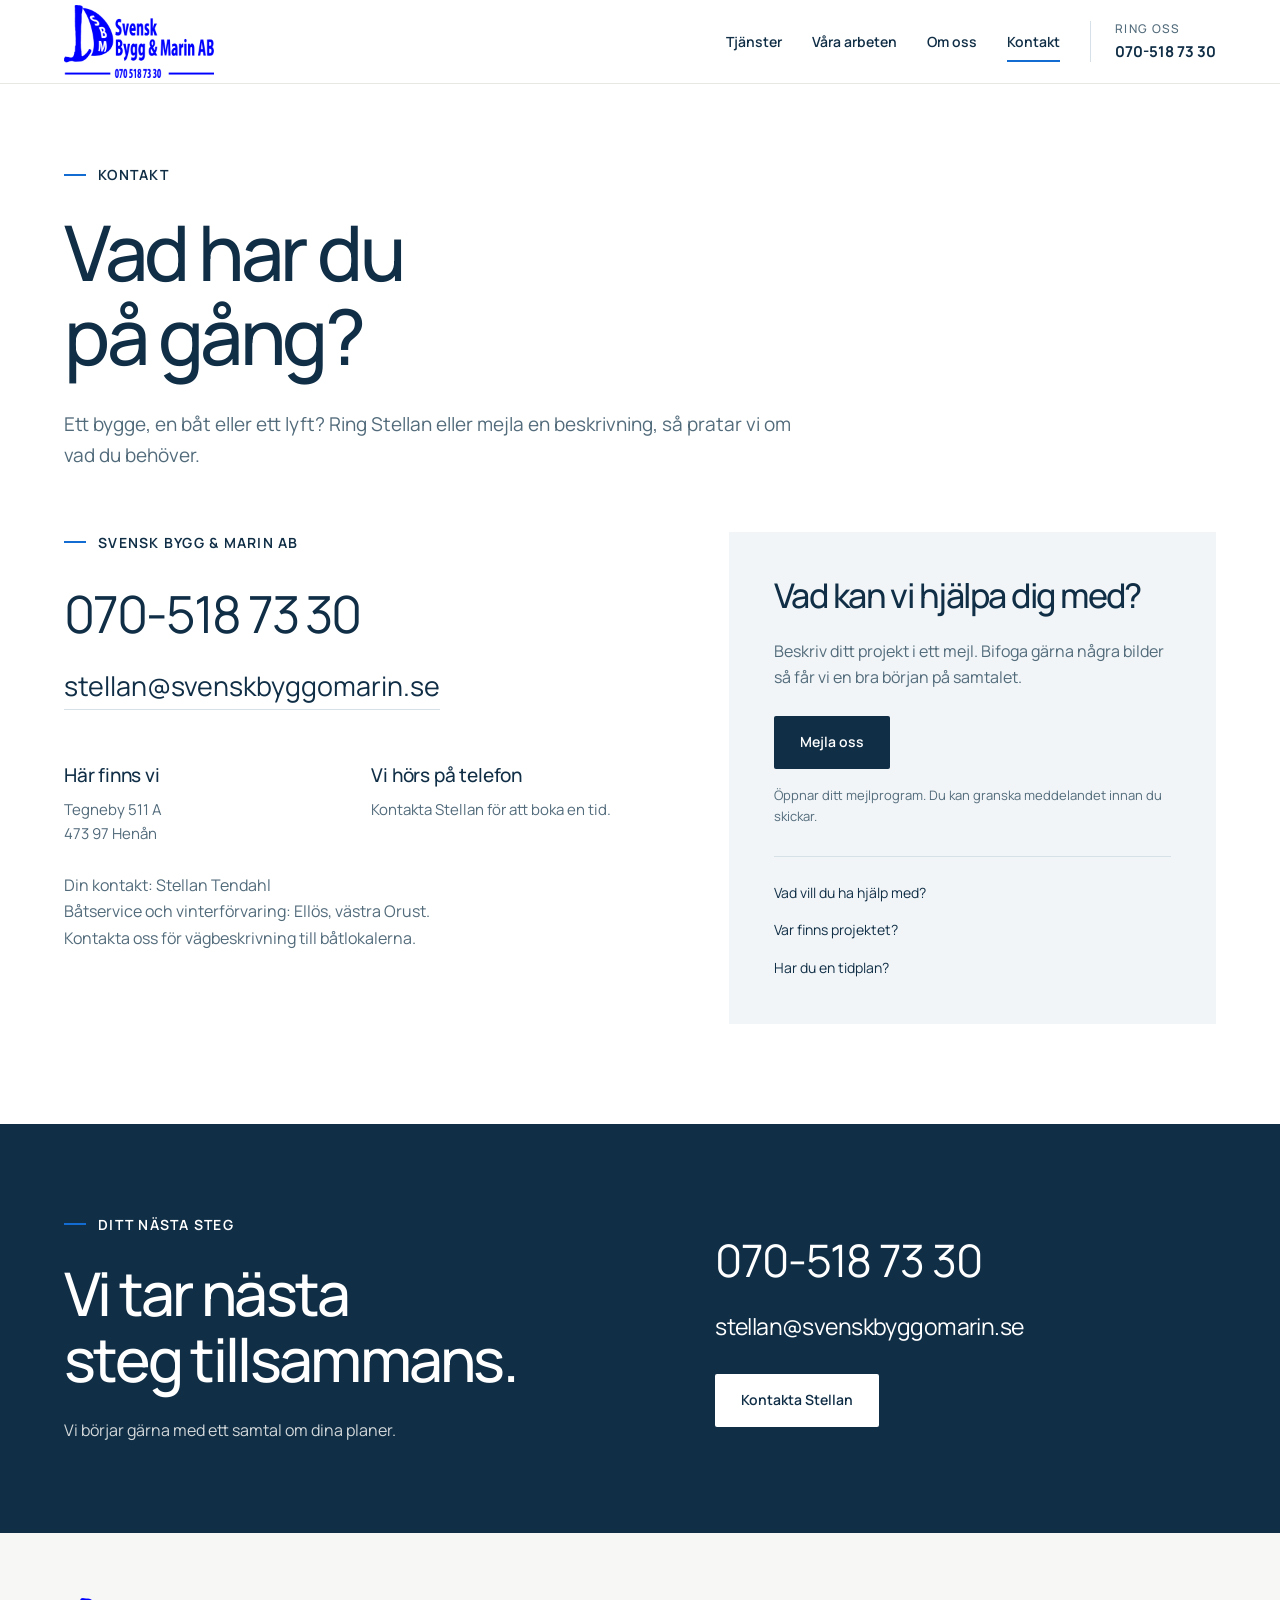
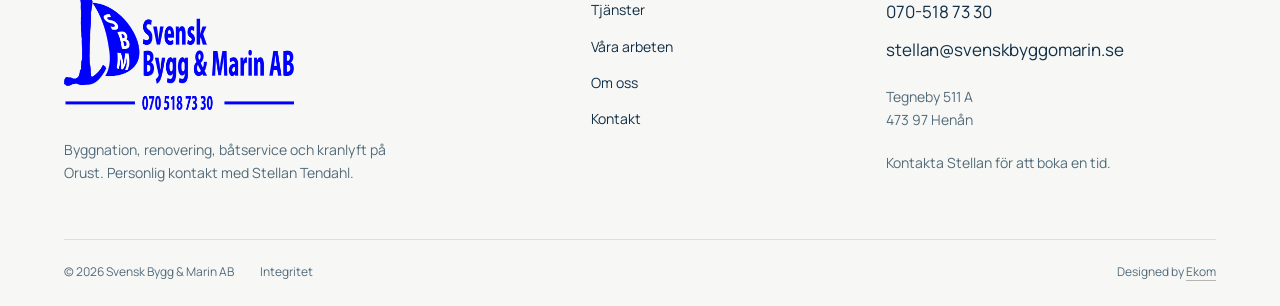
<file: kontakt.html>
<!doctype html><html lang="sv"><head><meta charset="utf-8"><meta name="viewport" content="width=device-width,initial-scale=1"><title>Kontakt – 070-518 73 30 | Svensk Bygg &amp; Marin</title><meta name="description" content="Kontakta Svensk Bygg &amp; Marin AB på 070-518 73 30 eller stellan@svenskbyggomarin.se. Orust."><link rel="canonical" href="https://www.svenskbyggomarin.se/kontakt.html"><meta name="theme-color" content="#102e46"><meta property="og:type" content="website"><meta property="og:locale" content="sv_SE"><meta property="og:title" content="Kontakt – 070-518 73 30 | Svensk Bygg &amp; Marin"><meta property="og:description" content="Kontakta Svensk Bygg &amp; Marin AB på 070-518 73 30 eller stellan@svenskbyggomarin.se. Orust."><meta property="og:url" content="https://www.svenskbyggomarin.se/kontakt.html"><meta property="og:image" content="https://www.svenskbyggomarin.se/assets/mobilkran-batlyft.webp"><meta name="twitter:card" content="summary_large_image"><link rel="icon" type="image/svg+xml" href="favicon.svg"><link rel="preload" as="font" type="font/woff2" href="assets/manrope.woff2" crossorigin><link rel="stylesheet" href="styles.css"><script defer src="script.js"></script><script type="application/ld+json">{"@context": "https://schema.org", "@type": "HomeAndConstructionBusiness", "name": "Svensk Bygg & Marin AB", "url": "https://www.svenskbyggomarin.se", "telephone": "+46705187330", "email": "stellan@svenskbyggomarin.se", "areaServed": "Orust", "address": {"@type": "PostalAddress", "streetAddress": "Tegneby 511 A", "postalCode": "473 97", "addressLocality": "Henån", "addressCountry": "SE"}, "image": "https://www.svenskbyggomarin.se/assets/mobilkran-batlyft.webp", "description": "Byggnation, renovering, båtservice och kranlyft på Orust. Personlig kontakt med Stellan Tendahl."}</script></head><body class="svensk inner"><a class="skip" href="#main">Hoppa till innehållet</a><header class="site-header"><div class="header-inner"><a class="brand" href="index.html" aria-label="Svensk Bygg & Marin AB – startsida"><img src="assets/logo-original.png" alt="Svensk Bygg &amp; Marin AB" class="" width="900" height="439" loading="lazy" decoding="async"></a><nav class="desktop-nav" aria-label="Huvudmeny"><a href="tjanster.html">Tjänster</a><a href="vara-arbeten.html">Våra arbeten</a><a href="om-oss.html">Om oss</a><a href="kontakt.html" aria-current="page">Kontakt</a></nav><a class="header-phone" href="tel:+46705187330"><span class="phone-label">Ring oss</span><span>070-518 73 30</span></a><button class="menu-toggle" aria-label="Öppna meny" aria-controls="mobile-menu" aria-expanded="false"><i aria-hidden="true"></i><i aria-hidden="true"></i><span>Meny</span></button></div><nav id="mobile-menu" hidden aria-label="Mobilmeny"><a href="tjanster.html">Tjänster</a><a href="vara-arbeten.html">Våra arbeten</a><a href="om-oss.html">Om oss</a><a href="kontakt.html" aria-current="page">Kontakt</a><div class="menu-contact"><p class="eyebrow">Vi hjälper dig gärna</p><a href="tel:+46705187330">070-518 73 30</a><a href="mailto:stellan@svenskbyggomarin.se">stellan@svenskbyggomarin.se</a><p>Kontakta Stellan för att boka en tid.</p></div></nav></header><main id="main"><section class="page-title wrap"><p class="eyebrow">Kontakt</p><h1>Vad har du<br>på gång?</h1><p>Ett bygge, en båt eller ett lyft? Ring Stellan eller mejla en beskrivning, så pratar vi om vad du behöver.</p></section><section class="contact-grid wrap"><div class="contact-details"><p class="eyebrow">Svensk Bygg & Marin AB</p><a class="big-phone" href="tel:+46705187330">070-518 73 30</a><a class="big-email" href="mailto:stellan@svenskbyggomarin.se">stellan@svenskbyggomarin.se</a><div class="contact-info"><div><h2>Här finns vi</h2><p>Tegneby 511 A<br>473 97 Henån</p></div><div><h2>Vi hörs på telefon</h2><p>Kontakta Stellan för att boka en tid.</p></div></div><p class="contact-owner">Din kontakt: Stellan Tendahl<br>Båtservice och vinterförvaring: Ellös, västra Orust.<br>Kontakta oss för vägbeskrivning till båtlokalerna.</p></div><div class="contact-box"><h2>Vad kan vi hjälpa dig med?</h2><p>Beskriv ditt projekt i ett mejl. Bifoga gärna några bilder så får vi en bra början på samtalet.</p><a class="button primary" href="mailto:stellan@svenskbyggomarin.se">Mejla oss</a><p class="note">Öppnar ditt mejlprogram. Du kan granska meddelandet innan du skickar.</p><div class="prepare-list"><span>Vad vill du ha hjälp med?</span><span>Var finns projektet?</span><span>Har du en tidplan?</span></div></div></section><section class="contact-band"><div class="wrap"><div><p class="eyebrow">Ditt nästa steg</p><h2>Vi tar nästa<br>steg tillsammans.</h2><p>Vi börjar gärna med ett samtal om dina planer.</p></div><div class="contact-band-links"><a href="tel:+46705187330">070-518 73 30</a><a href="mailto:stellan@svenskbyggomarin.se">stellan@svenskbyggomarin.se</a><a class="button light" href="kontakt.html">Kontakta Stellan</a></div></div></section></main><footer><div class="footer-main wrap"><div><a class="brand" href="index.html" aria-label="Svensk Bygg & Marin AB – startsida"><img src="assets/logo-original.png" alt="Svensk Bygg &amp; Marin AB" class="" width="900" height="439" loading="lazy" decoding="async"></a><p>Byggnation, renovering, båtservice och kranlyft på Orust. Personlig kontakt med Stellan Tendahl.</p></div><div class="footer-nav"><a href="tjanster.html">Tjänster</a><a href="vara-arbeten.html">Våra arbeten</a><a href="om-oss.html">Om oss</a><a href="kontakt.html">Kontakt</a></div><div class="footer-contact"><a href="tel:+46705187330">070-518 73 30</a><a href="mailto:stellan@svenskbyggomarin.se">stellan@svenskbyggomarin.se</a><p>Tegneby 511 A<br>473 97 Henån</p><p>Kontakta Stellan för att boka en tid.</p></div></div><div class="footer-base wrap"><span>© 2026 Svensk Bygg & Marin AB</span><a href="integritet.html">Integritet</a><span class="credit">Designed by <a href="https://ekom.se/">Ekom</a></span></div></footer><nav class="mobile-dock" aria-label="Snabbkontakt"><a href="tel:+46705187330">Ring oss</a><a href="kontakt.html">Kontakta Stellan</a></nav><dialog class="lightbox" aria-label="Bildvisning"><button class="lightbox-close" aria-label="Stäng bildvisning">Stäng</button><img alt=""><p class="lightbox-caption"></p><div><button data-dir="-1">Föregående</button><span class="lightbox-counter" aria-live="polite"></span><button data-dir="1">Nästa</button></div></dialog></body></html>
</file>
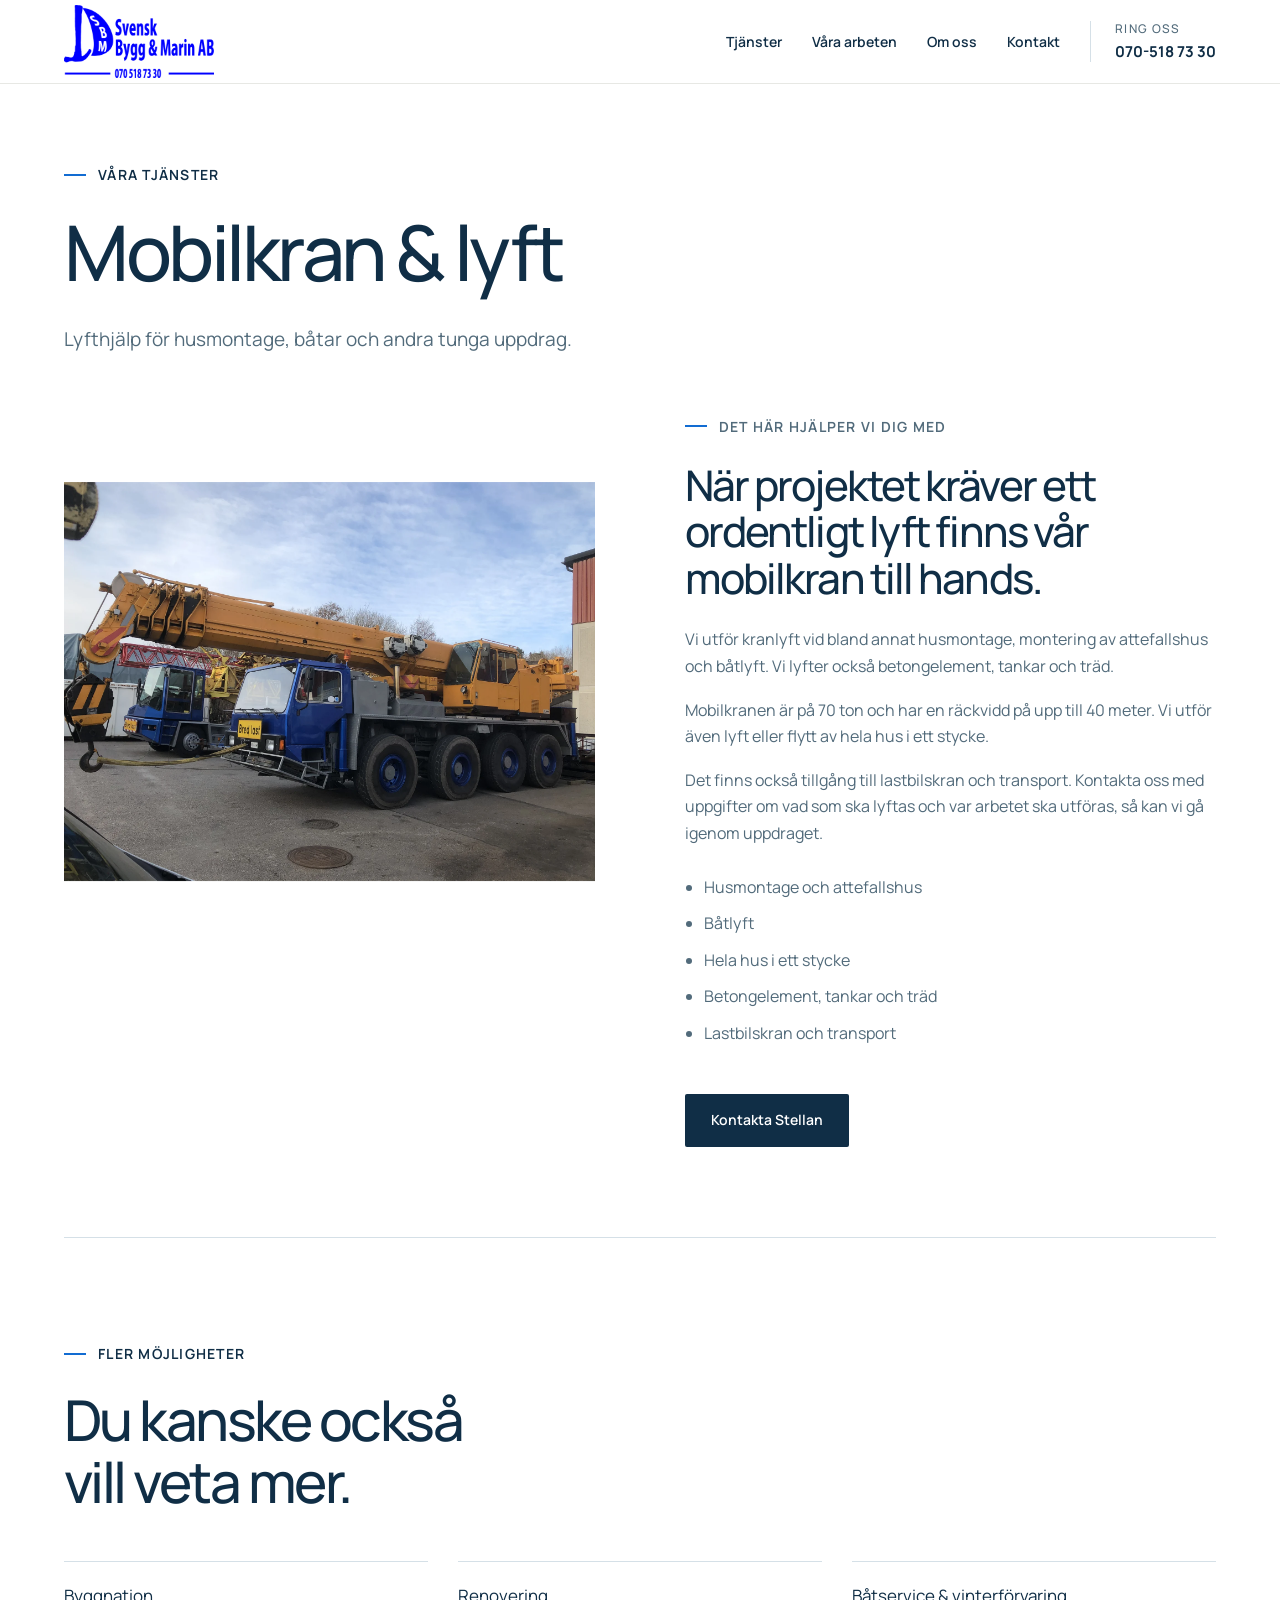
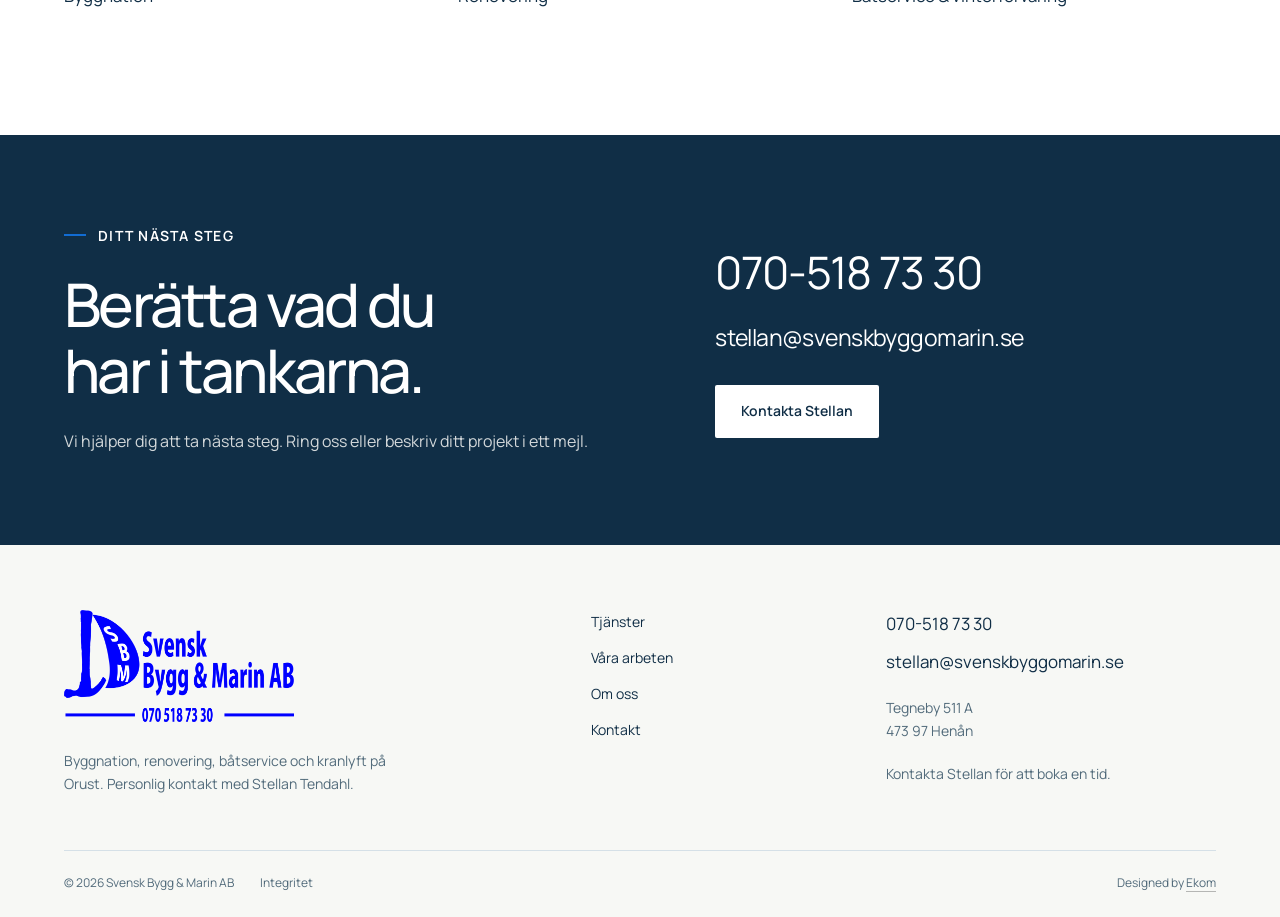
<file: mobilkran.html>
<!doctype html><html lang="sv"><head><meta charset="utf-8"><meta name="viewport" content="width=device-width,initial-scale=1"><title>Mobilkran &amp; lyft på Orust | Svensk Bygg &amp; Marin</title><meta name="description" content="Lyfthjälp för husmontage, båtar och andra tunga uppdrag. Svensk Bygg &amp; Marin – Orust."><link rel="canonical" href="https://www.svenskbyggomarin.se/mobilkran.html"><meta name="theme-color" content="#102e46"><meta property="og:type" content="website"><meta property="og:locale" content="sv_SE"><meta property="og:title" content="Mobilkran &amp; lyft på Orust | Svensk Bygg &amp; Marin"><meta property="og:description" content="Lyfthjälp för husmontage, båtar och andra tunga uppdrag. Svensk Bygg &amp; Marin – Orust."><meta property="og:url" content="https://www.svenskbyggomarin.se/mobilkran.html"><meta property="og:image" content="https://www.svenskbyggomarin.se/assets/mobilkran-batlyft.webp"><meta name="twitter:card" content="summary_large_image"><link rel="icon" type="image/svg+xml" href="favicon.svg"><link rel="preload" as="font" type="font/woff2" href="assets/manrope.woff2" crossorigin><link rel="stylesheet" href="styles.css"><script defer src="script.js"></script><script type="application/ld+json">{"@context": "https://schema.org", "@type": "HomeAndConstructionBusiness", "name": "Svensk Bygg & Marin AB", "url": "https://www.svenskbyggomarin.se", "telephone": "+46705187330", "email": "stellan@svenskbyggomarin.se", "areaServed": "Orust", "address": {"@type": "PostalAddress", "streetAddress": "Tegneby 511 A", "postalCode": "473 97", "addressLocality": "Henån", "addressCountry": "SE"}, "image": "https://www.svenskbyggomarin.se/assets/mobilkran-batlyft.webp", "description": "Byggnation, renovering, båtservice och kranlyft på Orust. Personlig kontakt med Stellan Tendahl."}</script></head><body class="svensk inner"><a class="skip" href="#main">Hoppa till innehållet</a><header class="site-header"><div class="header-inner"><a class="brand" href="index.html" aria-label="Svensk Bygg & Marin AB – startsida"><img src="assets/logo-original.png" alt="Svensk Bygg &amp; Marin AB" class="" width="900" height="439" loading="lazy" decoding="async"></a><nav class="desktop-nav" aria-label="Huvudmeny"><a href="tjanster.html">Tjänster</a><a href="vara-arbeten.html">Våra arbeten</a><a href="om-oss.html">Om oss</a><a href="kontakt.html">Kontakt</a></nav><a class="header-phone" href="tel:+46705187330"><span class="phone-label">Ring oss</span><span>070-518 73 30</span></a><button class="menu-toggle" aria-label="Öppna meny" aria-controls="mobile-menu" aria-expanded="false"><i aria-hidden="true"></i><i aria-hidden="true"></i><span>Meny</span></button></div><nav id="mobile-menu" hidden aria-label="Mobilmeny"><a href="tjanster.html">Tjänster</a><a href="vara-arbeten.html">Våra arbeten</a><a href="om-oss.html">Om oss</a><a href="kontakt.html">Kontakt</a><div class="menu-contact"><p class="eyebrow">Vi hjälper dig gärna</p><a href="tel:+46705187330">070-518 73 30</a><a href="mailto:stellan@svenskbyggomarin.se">stellan@svenskbyggomarin.se</a><p>Kontakta Stellan för att boka en tid.</p></div></nav></header><main id="main"><section class="page-title wrap"><p class="eyebrow">Våra tjänster</p><h1>Mobilkran & lyft</h1><p>Lyfthjälp för husmontage, båtar och andra tunga uppdrag.</p></section><section class="service-detail wrap"><div class="detail-image"><img src="assets/mobilkran.webp" srcset="assets/mobilkran-720.webp 720w, assets/mobilkran.webp 1920w" sizes="(max-width:760px) 100vw, 60vw" alt="Mobilkran parkerad utanför byggnad" class="" width="1920" height="1440" loading="lazy" decoding="async"></div><div class="detail-copy"><p class="eyebrow">Det här hjälper vi dig med</p><h2>När projektet kräver ett ordentligt lyft finns vår mobilkran till hands.</h2><p>Vi utför kranlyft vid bland annat husmontage, montering av attefallshus och båtlyft. Vi lyfter också betongelement, tankar och träd.</p><p>Mobilkranen är på 70 ton och har en räckvidd på upp till 40 meter. Vi utför även lyft eller flytt av hela hus i ett stycke.</p><p>Det finns också tillgång till lastbilskran och transport. Kontakta oss med uppgifter om vad som ska lyftas och var arbetet ska utföras, så kan vi gå igenom uppdraget.</p><ul><li>Husmontage och attefallshus</li><li>Båtlyft</li><li>Hela hus i ett stycke</li><li>Betongelement, tankar och träd</li><li>Lastbilskran och transport</li></ul><a class="button primary" href="kontakt.html">Kontakta Stellan</a></div></section><section class="section related wrap"><div class="section-head"><div><p class="eyebrow">Fler möjligheter</p><h2>Du kanske också<br>vill veta mer.</h2></div></div><div class="related-links"><a href="byggnation.html">Byggnation</a><a href="renovering.html">Renovering</a><a href="batservice.html">Båtservice & vinterförvaring</a></div></section><section class="contact-band"><div class="wrap"><div><p class="eyebrow">Ditt nästa steg</p><h2>Berätta vad du<br>har i tankarna.</h2><p>Vi hjälper dig att ta nästa steg. Ring oss eller beskriv ditt projekt i ett mejl.</p></div><div class="contact-band-links"><a href="tel:+46705187330">070-518 73 30</a><a href="mailto:stellan@svenskbyggomarin.se">stellan@svenskbyggomarin.se</a><a class="button light" href="kontakt.html">Kontakta Stellan</a></div></div></section></main><footer><div class="footer-main wrap"><div><a class="brand" href="index.html" aria-label="Svensk Bygg & Marin AB – startsida"><img src="assets/logo-original.png" alt="Svensk Bygg &amp; Marin AB" class="" width="900" height="439" loading="lazy" decoding="async"></a><p>Byggnation, renovering, båtservice och kranlyft på Orust. Personlig kontakt med Stellan Tendahl.</p></div><div class="footer-nav"><a href="tjanster.html">Tjänster</a><a href="vara-arbeten.html">Våra arbeten</a><a href="om-oss.html">Om oss</a><a href="kontakt.html">Kontakt</a></div><div class="footer-contact"><a href="tel:+46705187330">070-518 73 30</a><a href="mailto:stellan@svenskbyggomarin.se">stellan@svenskbyggomarin.se</a><p>Tegneby 511 A<br>473 97 Henån</p><p>Kontakta Stellan för att boka en tid.</p></div></div><div class="footer-base wrap"><span>© 2026 Svensk Bygg & Marin AB</span><a href="integritet.html">Integritet</a><span class="credit">Designed by <a href="https://ekom.se/">Ekom</a></span></div></footer><nav class="mobile-dock" aria-label="Snabbkontakt"><a href="tel:+46705187330">Ring oss</a><a href="kontakt.html">Kontakta Stellan</a></nav><dialog class="lightbox" aria-label="Bildvisning"><button class="lightbox-close" aria-label="Stäng bildvisning">Stäng</button><img alt=""><p class="lightbox-caption"></p><div><button data-dir="-1">Föregående</button><span class="lightbox-counter" aria-live="polite"></span><button data-dir="1">Nästa</button></div></dialog></body></html>
</file>
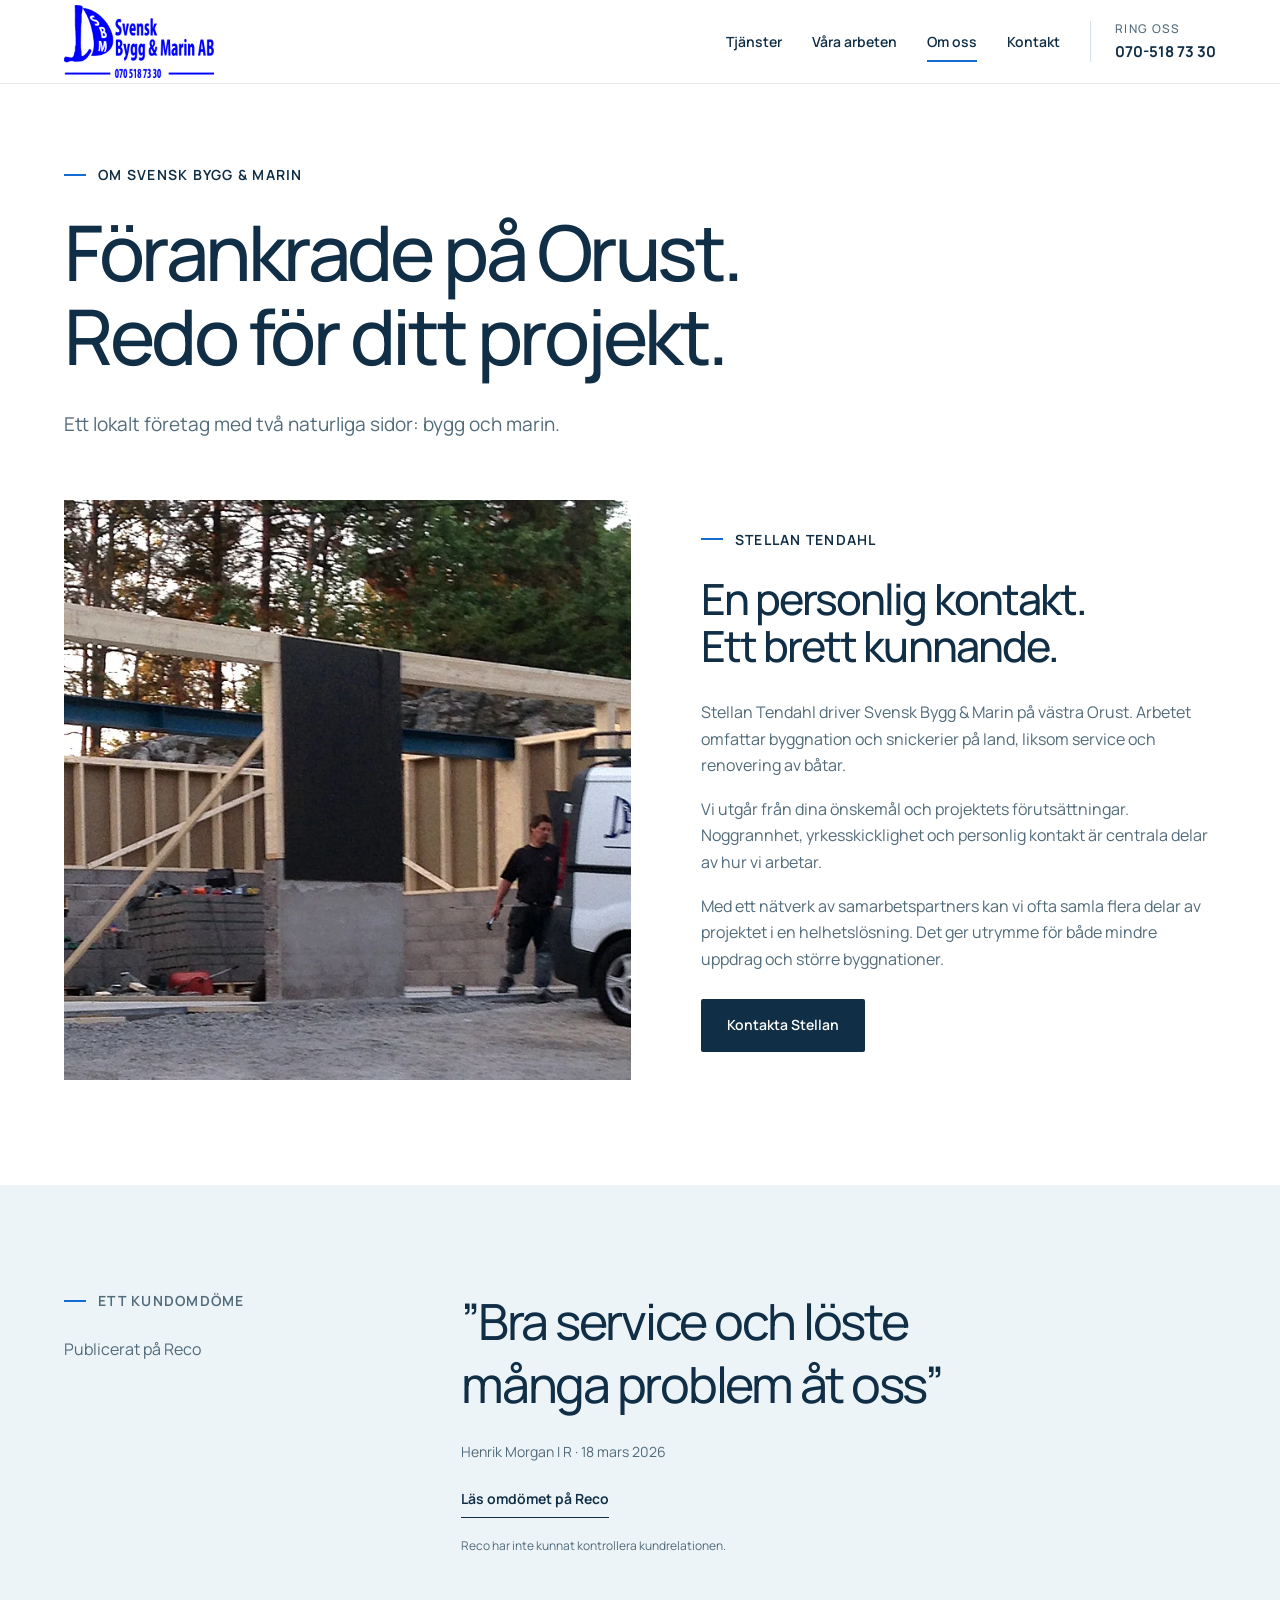
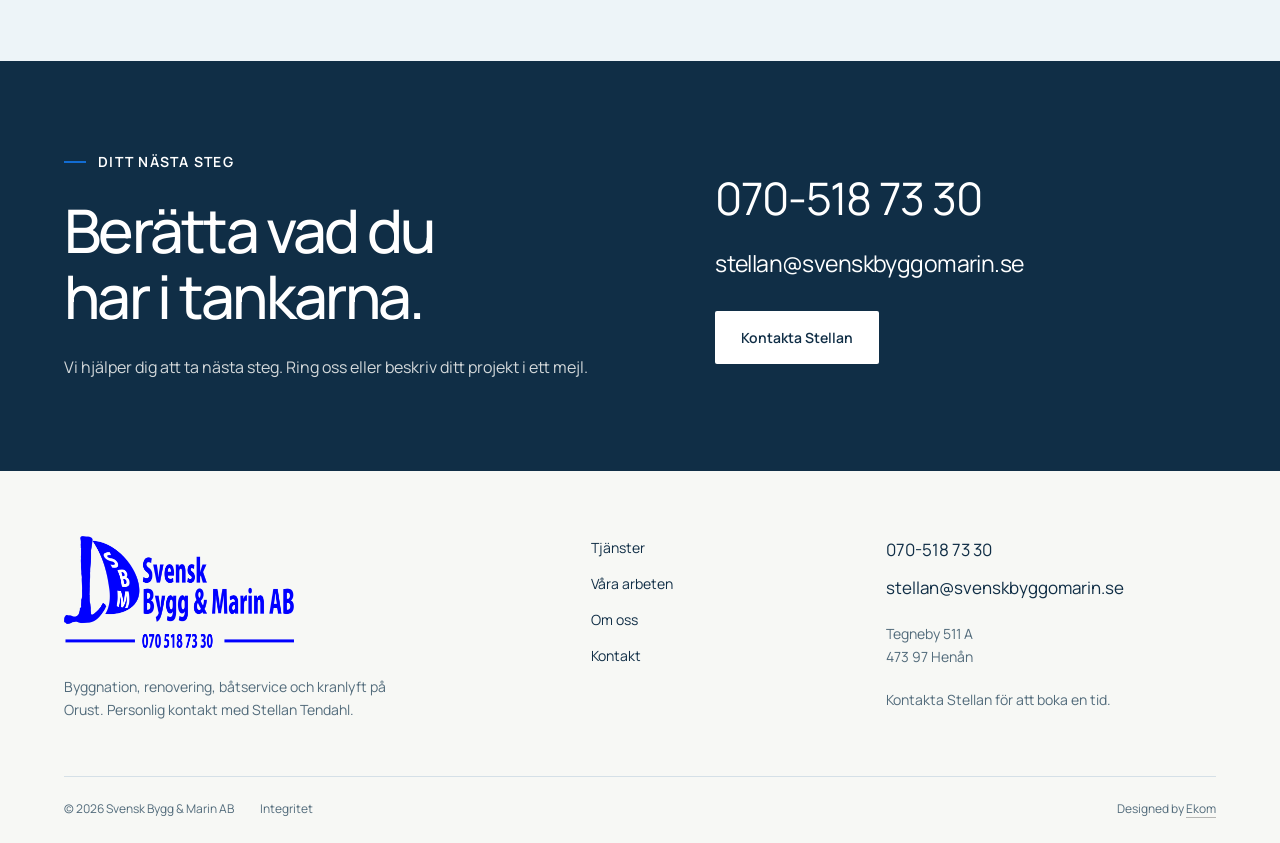
<file: om-oss.html>
<!doctype html><html lang="sv"><head><meta charset="utf-8"><meta name="viewport" content="width=device-width,initial-scale=1"><title>Om Svensk Bygg &amp; Marin – Stellan Tendahl | Svensk Bygg &amp; Marin</title><meta name="description" content="Svensk Bygg &amp; Marin på västra Orust drivs av Stellan Tendahl. Byggnation, renovering, marina tjänster och kranlyft."><link rel="canonical" href="https://www.svenskbyggomarin.se/om-oss.html"><meta name="theme-color" content="#102e46"><meta property="og:type" content="website"><meta property="og:locale" content="sv_SE"><meta property="og:title" content="Om Svensk Bygg &amp; Marin – Stellan Tendahl | Svensk Bygg &amp; Marin"><meta property="og:description" content="Svensk Bygg &amp; Marin på västra Orust drivs av Stellan Tendahl. Byggnation, renovering, marina tjänster och kranlyft."><meta property="og:url" content="https://www.svenskbyggomarin.se/om-oss.html"><meta property="og:image" content="https://www.svenskbyggomarin.se/assets/mobilkran-batlyft.webp"><meta name="twitter:card" content="summary_large_image"><link rel="icon" type="image/svg+xml" href="favicon.svg"><link rel="preload" as="font" type="font/woff2" href="assets/manrope.woff2" crossorigin><link rel="stylesheet" href="styles.css"><script defer src="script.js"></script><script type="application/ld+json">{"@context": "https://schema.org", "@type": "HomeAndConstructionBusiness", "name": "Svensk Bygg & Marin AB", "url": "https://www.svenskbyggomarin.se", "telephone": "+46705187330", "email": "stellan@svenskbyggomarin.se", "areaServed": "Orust", "address": {"@type": "PostalAddress", "streetAddress": "Tegneby 511 A", "postalCode": "473 97", "addressLocality": "Henån", "addressCountry": "SE"}, "image": "https://www.svenskbyggomarin.se/assets/mobilkran-batlyft.webp", "description": "Byggnation, renovering, båtservice och kranlyft på Orust. Personlig kontakt med Stellan Tendahl."}</script></head><body class="svensk inner"><a class="skip" href="#main">Hoppa till innehållet</a><header class="site-header"><div class="header-inner"><a class="brand" href="index.html" aria-label="Svensk Bygg & Marin AB – startsida"><img src="assets/logo-original.png" alt="Svensk Bygg &amp; Marin AB" class="" width="900" height="439" loading="lazy" decoding="async"></a><nav class="desktop-nav" aria-label="Huvudmeny"><a href="tjanster.html">Tjänster</a><a href="vara-arbeten.html">Våra arbeten</a><a href="om-oss.html" aria-current="page">Om oss</a><a href="kontakt.html">Kontakt</a></nav><a class="header-phone" href="tel:+46705187330"><span class="phone-label">Ring oss</span><span>070-518 73 30</span></a><button class="menu-toggle" aria-label="Öppna meny" aria-controls="mobile-menu" aria-expanded="false"><i aria-hidden="true"></i><i aria-hidden="true"></i><span>Meny</span></button></div><nav id="mobile-menu" hidden aria-label="Mobilmeny"><a href="tjanster.html">Tjänster</a><a href="vara-arbeten.html">Våra arbeten</a><a href="om-oss.html" aria-current="page">Om oss</a><a href="kontakt.html">Kontakt</a><div class="menu-contact"><p class="eyebrow">Vi hjälper dig gärna</p><a href="tel:+46705187330">070-518 73 30</a><a href="mailto:stellan@svenskbyggomarin.se">stellan@svenskbyggomarin.se</a><p>Kontakta Stellan för att boka en tid.</p></div></nav></header><main id="main"><section class="page-title wrap"><p class="eyebrow">Om Svensk Bygg & Marin</p><h1>Förankrade på Orust.<br>Redo för ditt projekt.</h1><p>Ett lokalt företag med två naturliga sidor: bygg och marin.</p></section><section class="section wrap about-composition"><img src="assets/byggnation-stomme.webp" srcset="assets/byggnation-stomme-720.webp 720w, assets/byggnation-stomme.webp 1800w" sizes="100vw" alt="Husbygge med Svensk Bygg &amp; Marins firmabil på plats" class="" width="1800" height="692" loading="lazy" decoding="async"><div><p class="eyebrow">Stellan Tendahl</p><h2>En personlig kontakt.<br>Ett brett kunnande.</h2><p>Stellan Tendahl driver Svensk Bygg &amp; Marin på västra Orust. Arbetet omfattar byggnation och snickerier på land, liksom service och renovering av båtar.</p><p>Vi utgår från dina önskemål och projektets förutsättningar. Noggrannhet, yrkesskicklighet och personlig kontakt är centrala delar av hur vi arbetar.</p><p>Med ett nätverk av samarbetspartners kan vi ofta samla flera delar av projektet i en helhetslösning. Det ger utrymme för både mindre uppdrag och större byggnationer.</p><a class="button primary" href="kontakt.html">Kontakta Stellan</a></div></section><section class="section quote-section"><div class="wrap quote-composition"><div><p class="eyebrow">Ett kundomdöme</p><p>Publicerat på Reco</p></div><div><blockquote>”Bra service och löste<br>många problem åt oss”</blockquote><p class="quote-credit">Henrik Morgan I R · 18 mars 2026</p><a class="text-link" href="https://www.reco.se/svensk-bygg-marin-ab">Läs omdömet på Reco</a><p class="review-date">Reco har inte kunnat kontrollera kundrelationen.</p></div></div></section><section class="contact-band"><div class="wrap"><div><p class="eyebrow">Ditt nästa steg</p><h2>Berätta vad du<br>har i tankarna.</h2><p>Vi hjälper dig att ta nästa steg. Ring oss eller beskriv ditt projekt i ett mejl.</p></div><div class="contact-band-links"><a href="tel:+46705187330">070-518 73 30</a><a href="mailto:stellan@svenskbyggomarin.se">stellan@svenskbyggomarin.se</a><a class="button light" href="kontakt.html">Kontakta Stellan</a></div></div></section></main><footer><div class="footer-main wrap"><div><a class="brand" href="index.html" aria-label="Svensk Bygg & Marin AB – startsida"><img src="assets/logo-original.png" alt="Svensk Bygg &amp; Marin AB" class="" width="900" height="439" loading="lazy" decoding="async"></a><p>Byggnation, renovering, båtservice och kranlyft på Orust. Personlig kontakt med Stellan Tendahl.</p></div><div class="footer-nav"><a href="tjanster.html">Tjänster</a><a href="vara-arbeten.html">Våra arbeten</a><a href="om-oss.html">Om oss</a><a href="kontakt.html">Kontakt</a></div><div class="footer-contact"><a href="tel:+46705187330">070-518 73 30</a><a href="mailto:stellan@svenskbyggomarin.se">stellan@svenskbyggomarin.se</a><p>Tegneby 511 A<br>473 97 Henån</p><p>Kontakta Stellan för att boka en tid.</p></div></div><div class="footer-base wrap"><span>© 2026 Svensk Bygg & Marin AB</span><a href="integritet.html">Integritet</a><span class="credit">Designed by <a href="https://ekom.se/">Ekom</a></span></div></footer><nav class="mobile-dock" aria-label="Snabbkontakt"><a href="tel:+46705187330">Ring oss</a><a href="kontakt.html">Kontakta Stellan</a></nav><dialog class="lightbox" aria-label="Bildvisning"><button class="lightbox-close" aria-label="Stäng bildvisning">Stäng</button><img alt=""><p class="lightbox-caption"></p><div><button data-dir="-1">Föregående</button><span class="lightbox-counter" aria-live="polite"></span><button data-dir="1">Nästa</button></div></dialog></body></html>
</file>
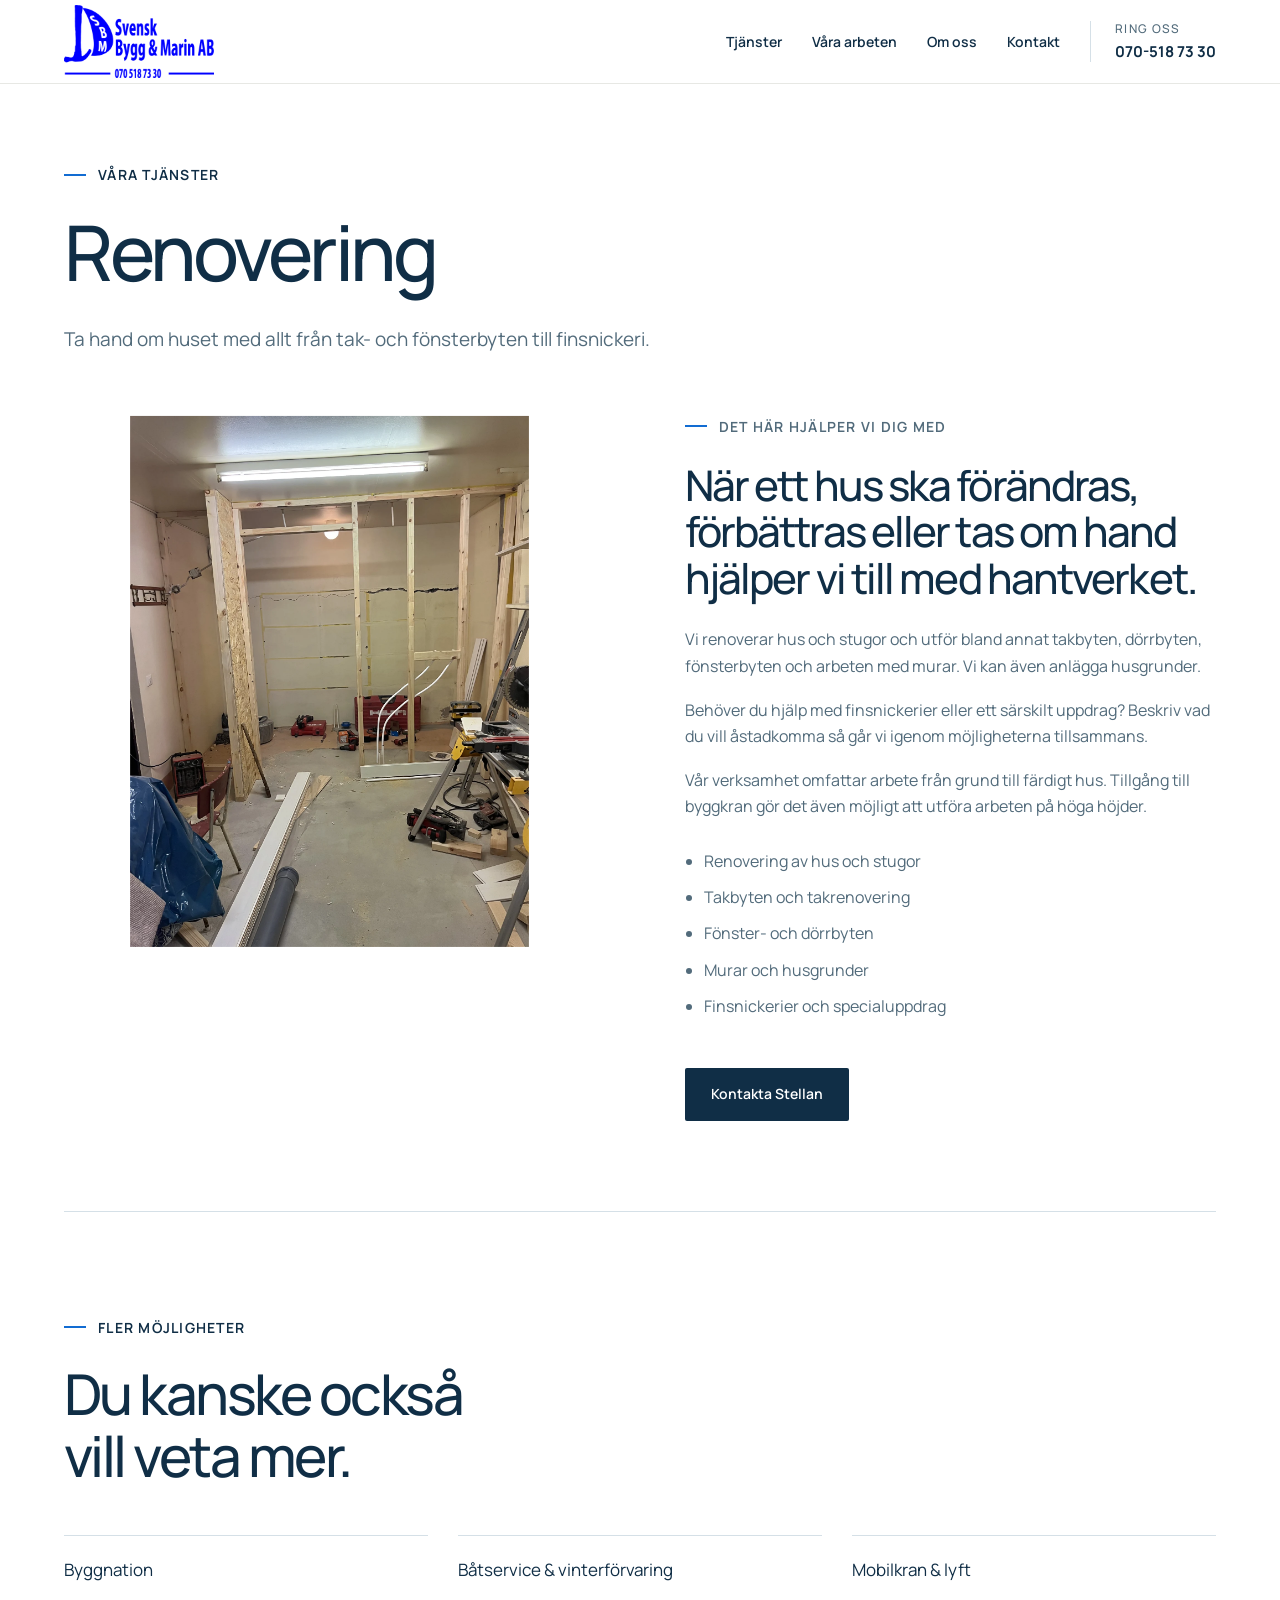
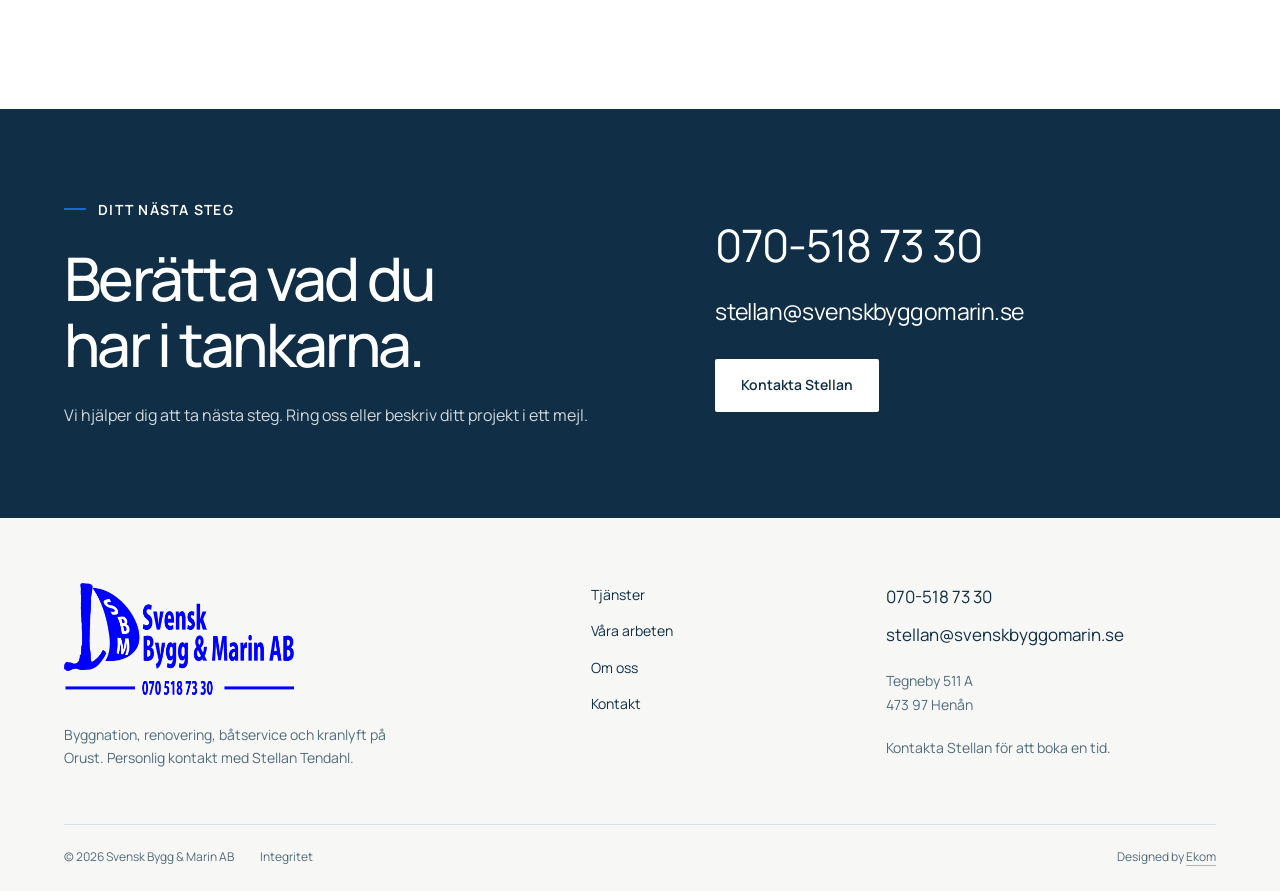
<file: renovering.html>
<!doctype html><html lang="sv"><head><meta charset="utf-8"><meta name="viewport" content="width=device-width,initial-scale=1"><title>Renovering på Orust | Svensk Bygg &amp; Marin</title><meta name="description" content="Ta hand om huset med allt från tak- och fönsterbyten till finsnickeri. Svensk Bygg &amp; Marin – Orust."><link rel="canonical" href="https://www.svenskbyggomarin.se/renovering.html"><meta name="theme-color" content="#102e46"><meta property="og:type" content="website"><meta property="og:locale" content="sv_SE"><meta property="og:title" content="Renovering på Orust | Svensk Bygg &amp; Marin"><meta property="og:description" content="Ta hand om huset med allt från tak- och fönsterbyten till finsnickeri. Svensk Bygg &amp; Marin – Orust."><meta property="og:url" content="https://www.svenskbyggomarin.se/renovering.html"><meta property="og:image" content="https://www.svenskbyggomarin.se/assets/mobilkran-batlyft.webp"><meta name="twitter:card" content="summary_large_image"><link rel="icon" type="image/svg+xml" href="favicon.svg"><link rel="preload" as="font" type="font/woff2" href="assets/manrope.woff2" crossorigin><link rel="stylesheet" href="styles.css"><script defer src="script.js"></script><script type="application/ld+json">{"@context": "https://schema.org", "@type": "HomeAndConstructionBusiness", "name": "Svensk Bygg & Marin AB", "url": "https://www.svenskbyggomarin.se", "telephone": "+46705187330", "email": "stellan@svenskbyggomarin.se", "areaServed": "Orust", "address": {"@type": "PostalAddress", "streetAddress": "Tegneby 511 A", "postalCode": "473 97", "addressLocality": "Henån", "addressCountry": "SE"}, "image": "https://www.svenskbyggomarin.se/assets/mobilkran-batlyft.webp", "description": "Byggnation, renovering, båtservice och kranlyft på Orust. Personlig kontakt med Stellan Tendahl."}</script></head><body class="svensk inner"><a class="skip" href="#main">Hoppa till innehållet</a><header class="site-header"><div class="header-inner"><a class="brand" href="index.html" aria-label="Svensk Bygg & Marin AB – startsida"><img src="assets/logo-original.png" alt="Svensk Bygg &amp; Marin AB" class="" width="900" height="439" loading="lazy" decoding="async"></a><nav class="desktop-nav" aria-label="Huvudmeny"><a href="tjanster.html">Tjänster</a><a href="vara-arbeten.html">Våra arbeten</a><a href="om-oss.html">Om oss</a><a href="kontakt.html">Kontakt</a></nav><a class="header-phone" href="tel:+46705187330"><span class="phone-label">Ring oss</span><span>070-518 73 30</span></a><button class="menu-toggle" aria-label="Öppna meny" aria-controls="mobile-menu" aria-expanded="false"><i aria-hidden="true"></i><i aria-hidden="true"></i><span>Meny</span></button></div><nav id="mobile-menu" hidden aria-label="Mobilmeny"><a href="tjanster.html">Tjänster</a><a href="vara-arbeten.html">Våra arbeten</a><a href="om-oss.html">Om oss</a><a href="kontakt.html">Kontakt</a><div class="menu-contact"><p class="eyebrow">Vi hjälper dig gärna</p><a href="tel:+46705187330">070-518 73 30</a><a href="mailto:stellan@svenskbyggomarin.se">stellan@svenskbyggomarin.se</a><p>Kontakta Stellan för att boka en tid.</p></div></nav></header><main id="main"><section class="page-title wrap"><p class="eyebrow">Våra tjänster</p><h1>Renovering</h1><p>Ta hand om huset med allt från tak- och fönsterbyten till finsnickeri.</p></section><section class="service-detail wrap"><div class="detail-image"><img src="assets/renovering-vaggar.webp" srcset="assets/renovering-vaggar-720.webp 720w, assets/renovering-vaggar.webp 1440w" sizes="(max-width:760px) 100vw, 60vw" alt="Pågående renovering med öppnad vägg och regelverk" class="" width="1440" height="1920" loading="lazy" decoding="async"></div><div class="detail-copy"><p class="eyebrow">Det här hjälper vi dig med</p><h2>När ett hus ska förändras, förbättras eller tas om hand hjälper vi till med hantverket.</h2><p>Vi renoverar hus och stugor och utför bland annat takbyten, dörrbyten, fönsterbyten och arbeten med murar. Vi kan även anlägga husgrunder.</p><p>Behöver du hjälp med finsnickerier eller ett särskilt uppdrag? Beskriv vad du vill åstadkomma så går vi igenom möjligheterna tillsammans.</p><p>Vår verksamhet omfattar arbete från grund till färdigt hus. Tillgång till byggkran gör det även möjligt att utföra arbeten på höga höjder.</p><ul><li>Renovering av hus och stugor</li><li>Takbyten och takrenovering</li><li>Fönster- och dörrbyten</li><li>Murar och husgrunder</li><li>Finsnickerier och specialuppdrag</li></ul><a class="button primary" href="kontakt.html">Kontakta Stellan</a></div></section><section class="section related wrap"><div class="section-head"><div><p class="eyebrow">Fler möjligheter</p><h2>Du kanske också<br>vill veta mer.</h2></div></div><div class="related-links"><a href="byggnation.html">Byggnation</a><a href="batservice.html">Båtservice & vinterförvaring</a><a href="mobilkran.html">Mobilkran & lyft</a></div></section><section class="contact-band"><div class="wrap"><div><p class="eyebrow">Ditt nästa steg</p><h2>Berätta vad du<br>har i tankarna.</h2><p>Vi hjälper dig att ta nästa steg. Ring oss eller beskriv ditt projekt i ett mejl.</p></div><div class="contact-band-links"><a href="tel:+46705187330">070-518 73 30</a><a href="mailto:stellan@svenskbyggomarin.se">stellan@svenskbyggomarin.se</a><a class="button light" href="kontakt.html">Kontakta Stellan</a></div></div></section></main><footer><div class="footer-main wrap"><div><a class="brand" href="index.html" aria-label="Svensk Bygg & Marin AB – startsida"><img src="assets/logo-original.png" alt="Svensk Bygg &amp; Marin AB" class="" width="900" height="439" loading="lazy" decoding="async"></a><p>Byggnation, renovering, båtservice och kranlyft på Orust. Personlig kontakt med Stellan Tendahl.</p></div><div class="footer-nav"><a href="tjanster.html">Tjänster</a><a href="vara-arbeten.html">Våra arbeten</a><a href="om-oss.html">Om oss</a><a href="kontakt.html">Kontakt</a></div><div class="footer-contact"><a href="tel:+46705187330">070-518 73 30</a><a href="mailto:stellan@svenskbyggomarin.se">stellan@svenskbyggomarin.se</a><p>Tegneby 511 A<br>473 97 Henån</p><p>Kontakta Stellan för att boka en tid.</p></div></div><div class="footer-base wrap"><span>© 2026 Svensk Bygg & Marin AB</span><a href="integritet.html">Integritet</a><span class="credit">Designed by <a href="https://ekom.se/">Ekom</a></span></div></footer><nav class="mobile-dock" aria-label="Snabbkontakt"><a href="tel:+46705187330">Ring oss</a><a href="kontakt.html">Kontakta Stellan</a></nav><dialog class="lightbox" aria-label="Bildvisning"><button class="lightbox-close" aria-label="Stäng bildvisning">Stäng</button><img alt=""><p class="lightbox-caption"></p><div><button data-dir="-1">Föregående</button><span class="lightbox-counter" aria-live="polite"></span><button data-dir="1">Nästa</button></div></dialog></body></html>
</file>
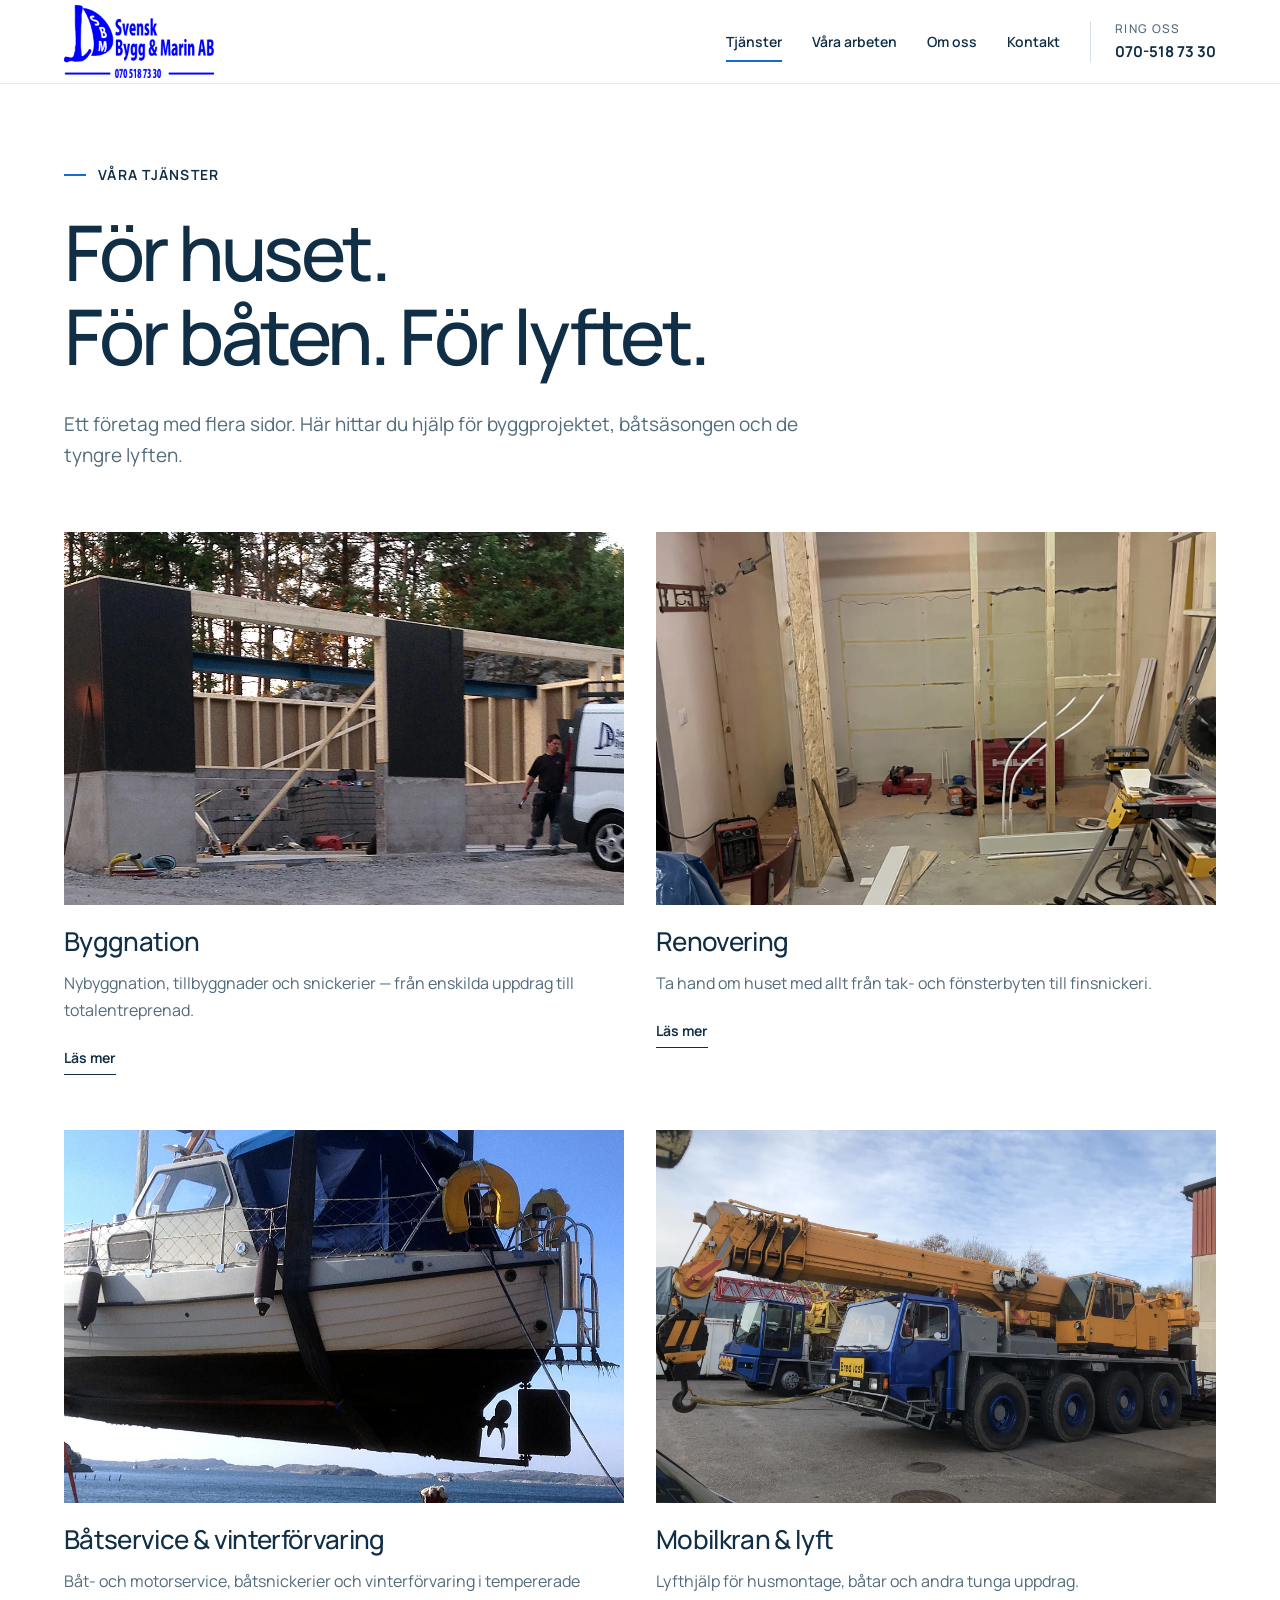
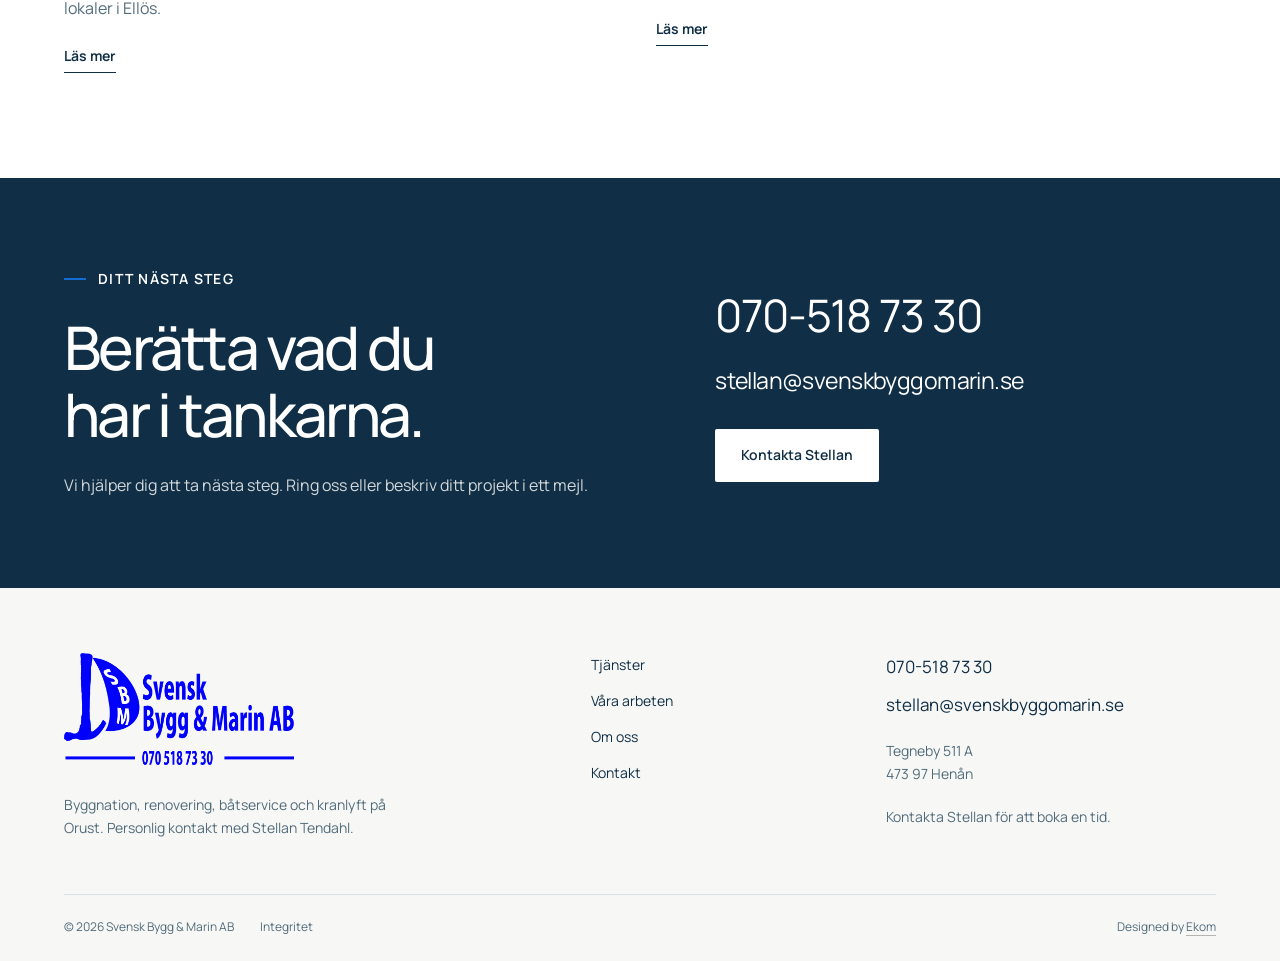
<file: tjanster.html>
<!doctype html><html lang="sv"><head><meta charset="utf-8"><meta name="viewport" content="width=device-width,initial-scale=1"><title>Bygg, marin service &amp; kranlyft på Orust | Svensk Bygg &amp; Marin</title><meta name="description" content="Se våra tjänster och hur vi kan hjälpa dig med ditt projekt."><link rel="canonical" href="https://www.svenskbyggomarin.se/tjanster.html"><meta name="theme-color" content="#102e46"><meta property="og:type" content="website"><meta property="og:locale" content="sv_SE"><meta property="og:title" content="Bygg, marin service &amp; kranlyft på Orust | Svensk Bygg &amp; Marin"><meta property="og:description" content="Se våra tjänster och hur vi kan hjälpa dig med ditt projekt."><meta property="og:url" content="https://www.svenskbyggomarin.se/tjanster.html"><meta property="og:image" content="https://www.svenskbyggomarin.se/assets/mobilkran-batlyft.webp"><meta name="twitter:card" content="summary_large_image"><link rel="icon" type="image/svg+xml" href="favicon.svg"><link rel="preload" as="font" type="font/woff2" href="assets/manrope.woff2" crossorigin><link rel="stylesheet" href="styles.css"><script defer src="script.js"></script><script type="application/ld+json">{"@context": "https://schema.org", "@type": "HomeAndConstructionBusiness", "name": "Svensk Bygg & Marin AB", "url": "https://www.svenskbyggomarin.se", "telephone": "+46705187330", "email": "stellan@svenskbyggomarin.se", "areaServed": "Orust", "address": {"@type": "PostalAddress", "streetAddress": "Tegneby 511 A", "postalCode": "473 97", "addressLocality": "Henån", "addressCountry": "SE"}, "image": "https://www.svenskbyggomarin.se/assets/mobilkran-batlyft.webp", "description": "Byggnation, renovering, båtservice och kranlyft på Orust. Personlig kontakt med Stellan Tendahl."}</script></head><body class="svensk inner"><a class="skip" href="#main">Hoppa till innehållet</a><header class="site-header"><div class="header-inner"><a class="brand" href="index.html" aria-label="Svensk Bygg & Marin AB – startsida"><img src="assets/logo-original.png" alt="Svensk Bygg &amp; Marin AB" class="" width="900" height="439" loading="lazy" decoding="async"></a><nav class="desktop-nav" aria-label="Huvudmeny"><a href="tjanster.html" aria-current="page">Tjänster</a><a href="vara-arbeten.html">Våra arbeten</a><a href="om-oss.html">Om oss</a><a href="kontakt.html">Kontakt</a></nav><a class="header-phone" href="tel:+46705187330"><span class="phone-label">Ring oss</span><span>070-518 73 30</span></a><button class="menu-toggle" aria-label="Öppna meny" aria-controls="mobile-menu" aria-expanded="false"><i aria-hidden="true"></i><i aria-hidden="true"></i><span>Meny</span></button></div><nav id="mobile-menu" hidden aria-label="Mobilmeny"><a href="tjanster.html" aria-current="page">Tjänster</a><a href="vara-arbeten.html">Våra arbeten</a><a href="om-oss.html">Om oss</a><a href="kontakt.html">Kontakt</a><div class="menu-contact"><p class="eyebrow">Vi hjälper dig gärna</p><a href="tel:+46705187330">070-518 73 30</a><a href="mailto:stellan@svenskbyggomarin.se">stellan@svenskbyggomarin.se</a><p>Kontakta Stellan för att boka en tid.</p></div></nav></header><main id="main"><section class="page-title wrap"><p class="eyebrow">Våra tjänster</p><h1>För huset.<br>För båten. För lyftet.</h1><p>Ett företag med flera sidor. Här hittar du hjälp för byggprojektet, båtsäsongen och de tyngre lyften.</p></section><section class="section wrap"><div class="service-tiles "><a class="service-tile" href="byggnation.html"><img src="assets/byggnation-stomme.webp" srcset="assets/byggnation-stomme-720.webp 720w, assets/byggnation-stomme.webp 1800w" sizes="100vw" alt="Hus under uppförande, trästomme och företagets bil" class="" width="1800" height="692" loading="lazy" decoding="async"><div><h3>Byggnation</h3><p>Nybyggnation, tillbyggnader och snickerier — från enskilda uppdrag till totalentreprenad.</p><span class="read-more">Läs mer</span></div></a><a class="service-tile" href="renovering.html"><img src="assets/renovering-vaggar.webp" srcset="assets/renovering-vaggar-720.webp 720w, assets/renovering-vaggar.webp 1440w" sizes="(max-width:760px) 100vw, 60vw" alt="Pågående renovering med öppnad vägg och regelverk" class="" width="1440" height="1920" loading="lazy" decoding="async"><div><h3>Renovering</h3><p>Ta hand om huset med allt från tak- och fönsterbyten till finsnickeri.</p><span class="read-more">Läs mer</span></div></a><a class="service-tile" href="batservice.html"><img src="assets/batlyft-hamn.webp" srcset="assets/batlyft-hamn-720.webp 720w, assets/batlyft-hamn.webp 1800w" sizes="100vw" alt="Segelbåt som lyfts vid kaj med vatten i bakgrunden" class="" width="1800" height="692" loading="lazy" decoding="async"><div><h3>Båtservice & vinterförvaring</h3><p>Båt- och motorservice, båtsnickerier och vinterförvaring i tempererade lokaler i Ellös.</p><span class="read-more">Läs mer</span></div></a><a class="service-tile" href="mobilkran.html"><img src="assets/mobilkran.webp" srcset="assets/mobilkran-720.webp 720w, assets/mobilkran.webp 1920w" sizes="(max-width:760px) 100vw, 60vw" alt="Mobilkran parkerad utanför byggnad" class="" width="1920" height="1440" loading="lazy" decoding="async"><div><h3>Mobilkran & lyft</h3><p>Lyfthjälp för husmontage, båtar och andra tunga uppdrag.</p><span class="read-more">Läs mer</span></div></a></div></section><section class="contact-band"><div class="wrap"><div><p class="eyebrow">Ditt nästa steg</p><h2>Berätta vad du<br>har i tankarna.</h2><p>Vi hjälper dig att ta nästa steg. Ring oss eller beskriv ditt projekt i ett mejl.</p></div><div class="contact-band-links"><a href="tel:+46705187330">070-518 73 30</a><a href="mailto:stellan@svenskbyggomarin.se">stellan@svenskbyggomarin.se</a><a class="button light" href="kontakt.html">Kontakta Stellan</a></div></div></section></main><footer><div class="footer-main wrap"><div><a class="brand" href="index.html" aria-label="Svensk Bygg & Marin AB – startsida"><img src="assets/logo-original.png" alt="Svensk Bygg &amp; Marin AB" class="" width="900" height="439" loading="lazy" decoding="async"></a><p>Byggnation, renovering, båtservice och kranlyft på Orust. Personlig kontakt med Stellan Tendahl.</p></div><div class="footer-nav"><a href="tjanster.html">Tjänster</a><a href="vara-arbeten.html">Våra arbeten</a><a href="om-oss.html">Om oss</a><a href="kontakt.html">Kontakt</a></div><div class="footer-contact"><a href="tel:+46705187330">070-518 73 30</a><a href="mailto:stellan@svenskbyggomarin.se">stellan@svenskbyggomarin.se</a><p>Tegneby 511 A<br>473 97 Henån</p><p>Kontakta Stellan för att boka en tid.</p></div></div><div class="footer-base wrap"><span>© 2026 Svensk Bygg & Marin AB</span><a href="integritet.html">Integritet</a><span class="credit">Designed by <a href="https://ekom.se/">Ekom</a></span></div></footer><nav class="mobile-dock" aria-label="Snabbkontakt"><a href="tel:+46705187330">Ring oss</a><a href="kontakt.html">Kontakta Stellan</a></nav><dialog class="lightbox" aria-label="Bildvisning"><button class="lightbox-close" aria-label="Stäng bildvisning">Stäng</button><img alt=""><p class="lightbox-caption"></p><div><button data-dir="-1">Föregående</button><span class="lightbox-counter" aria-live="polite"></span><button data-dir="1">Nästa</button></div></dialog></body></html>
</file>
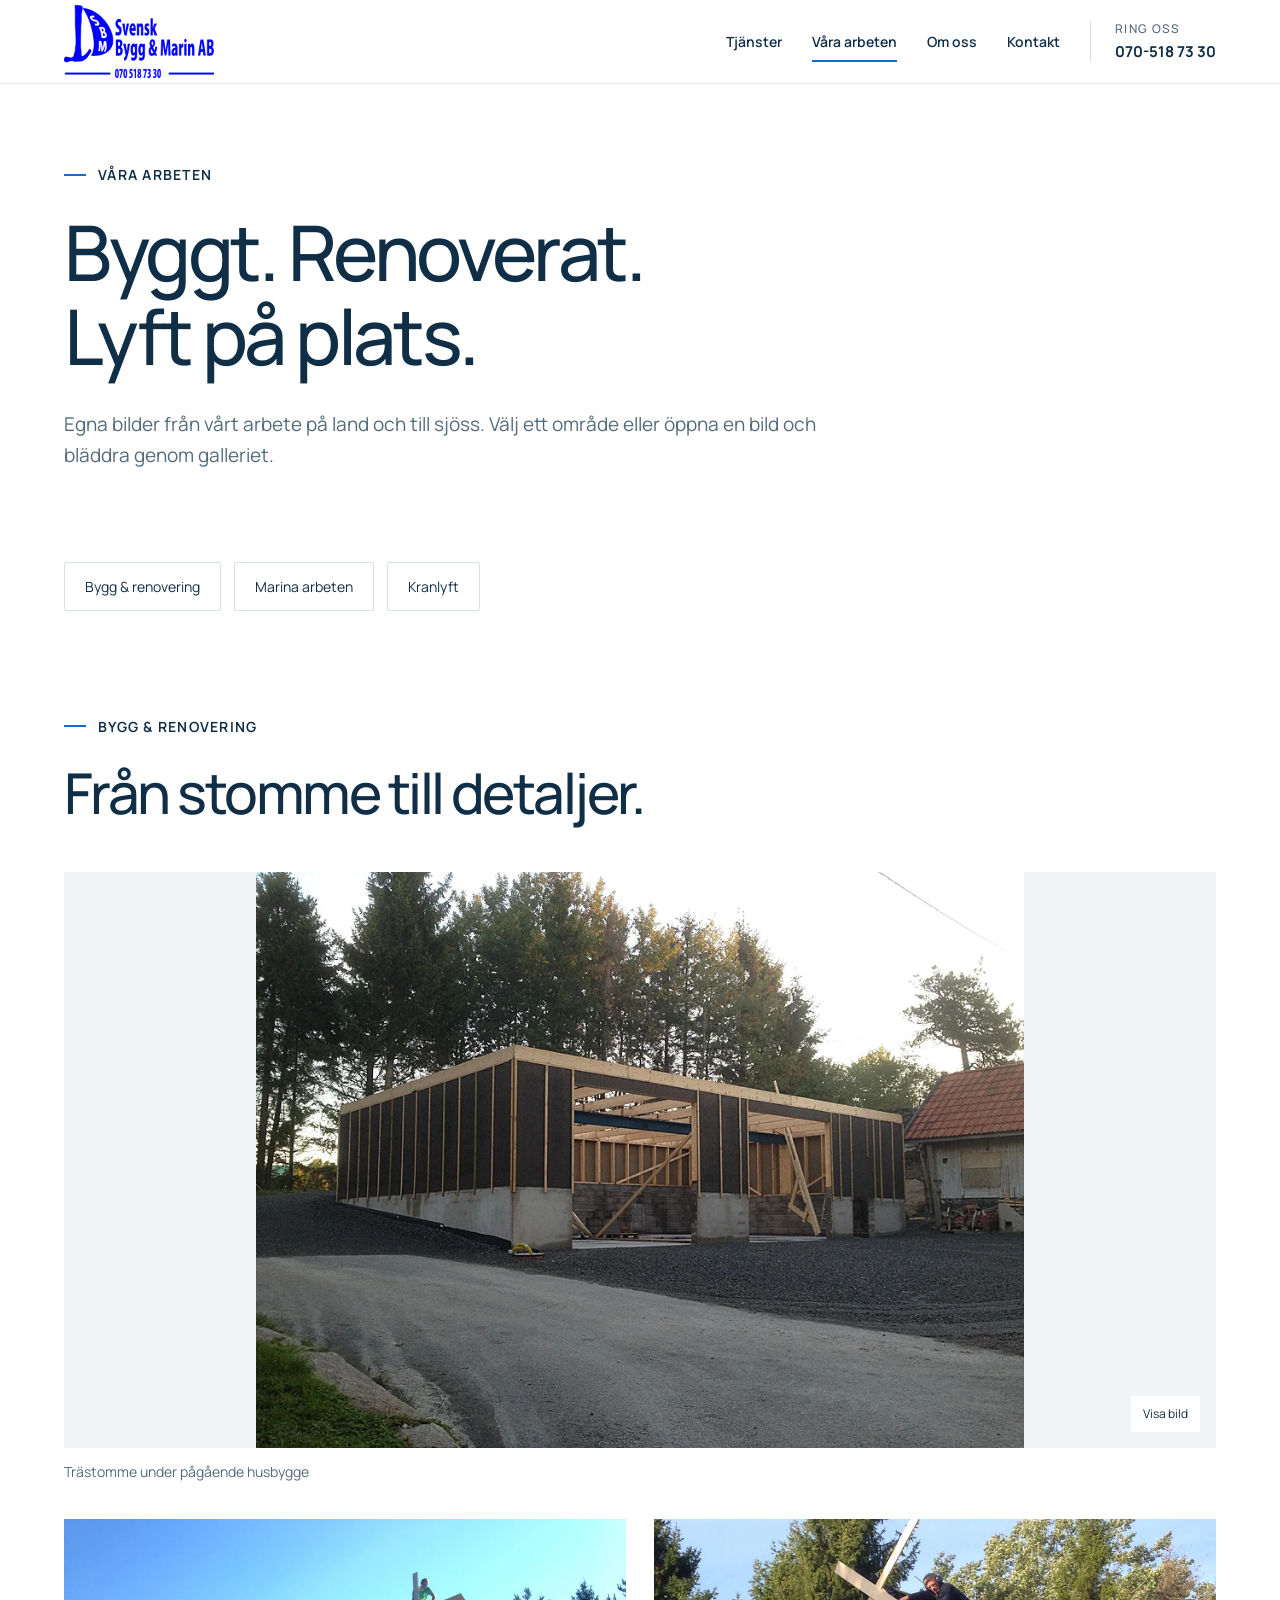
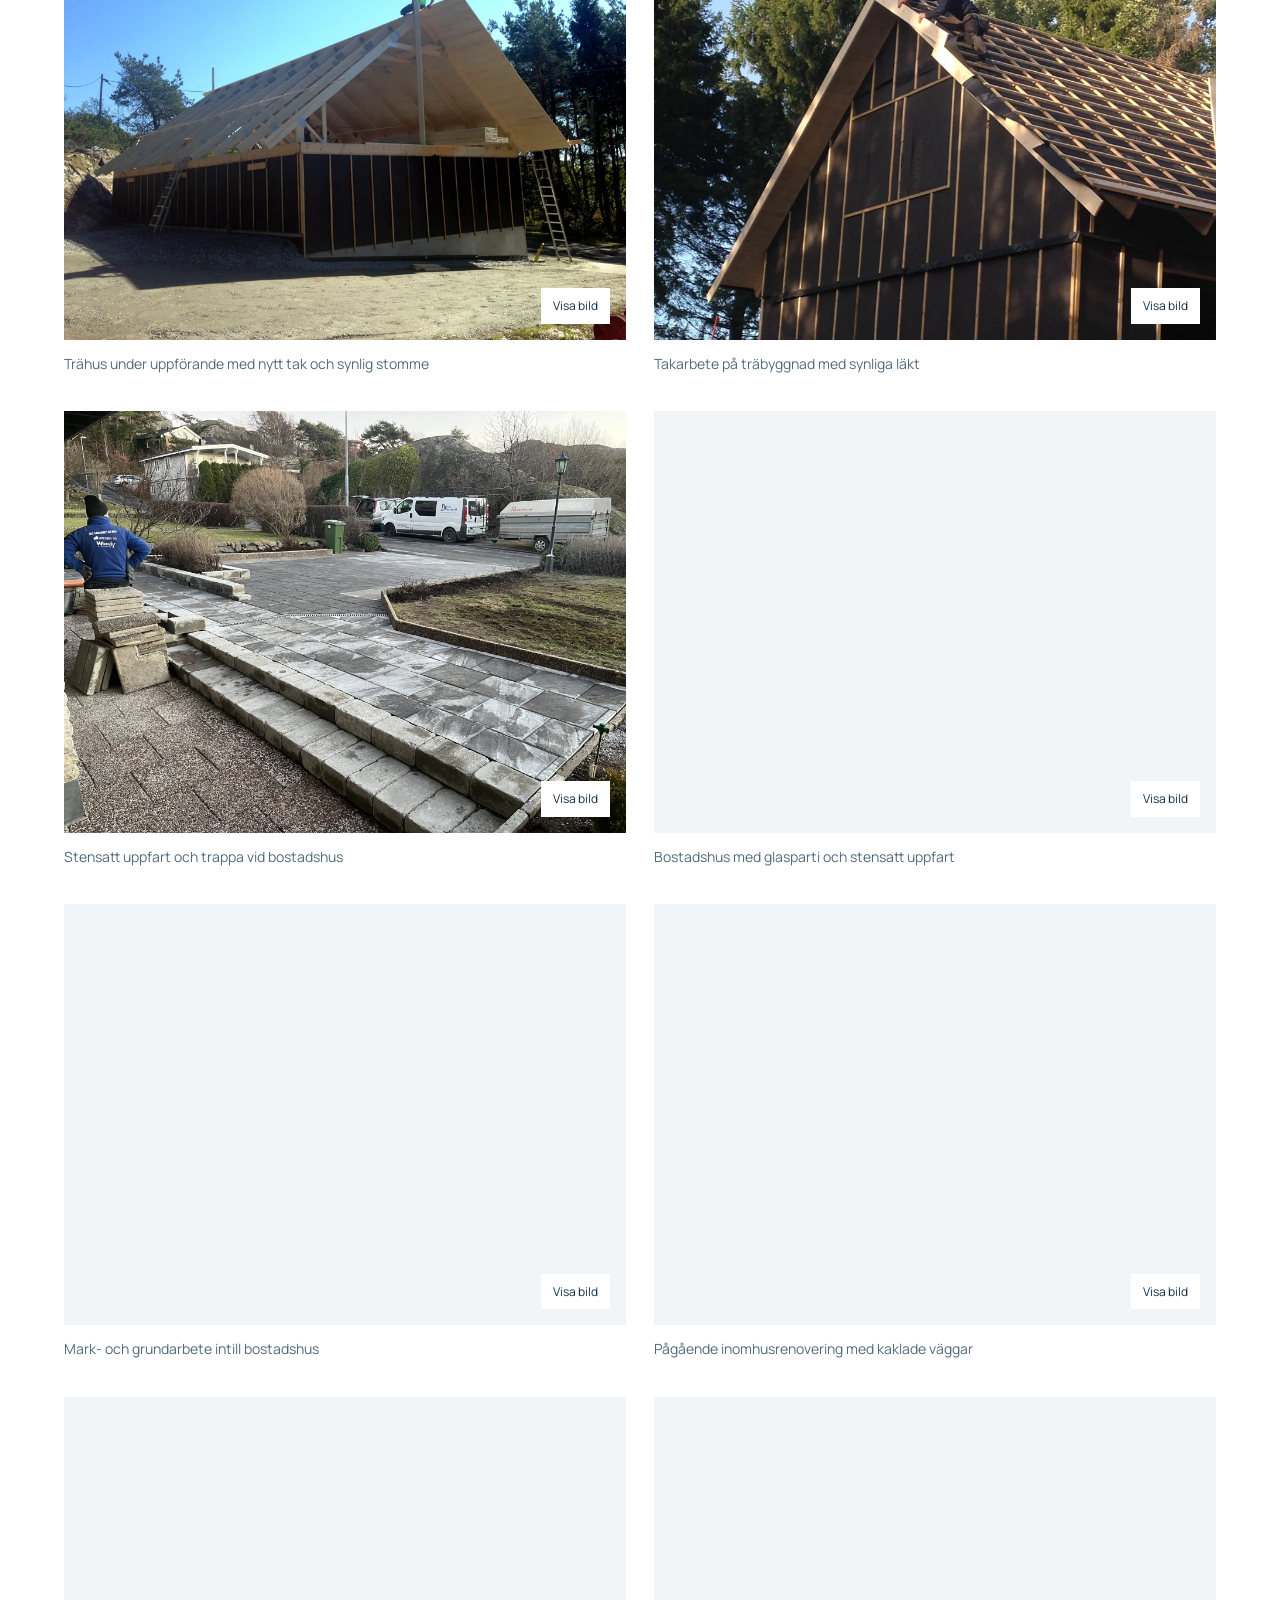
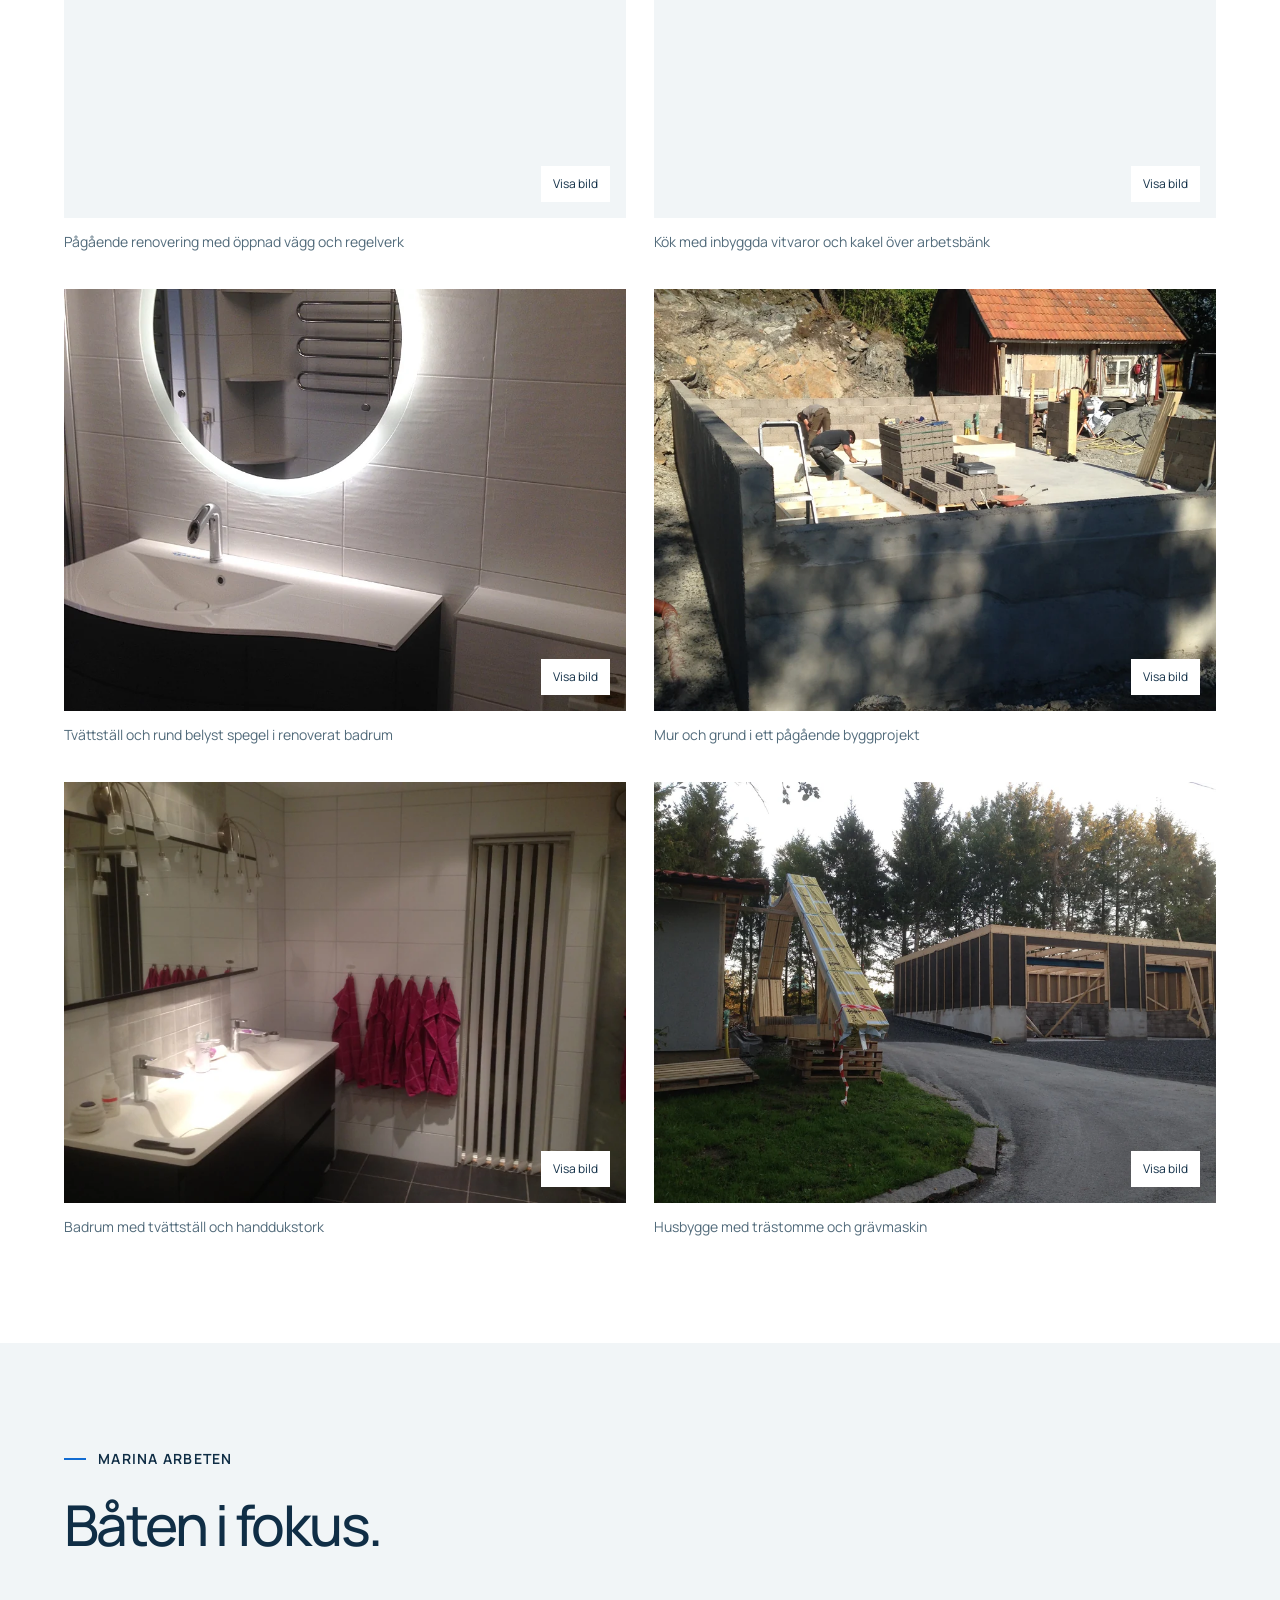
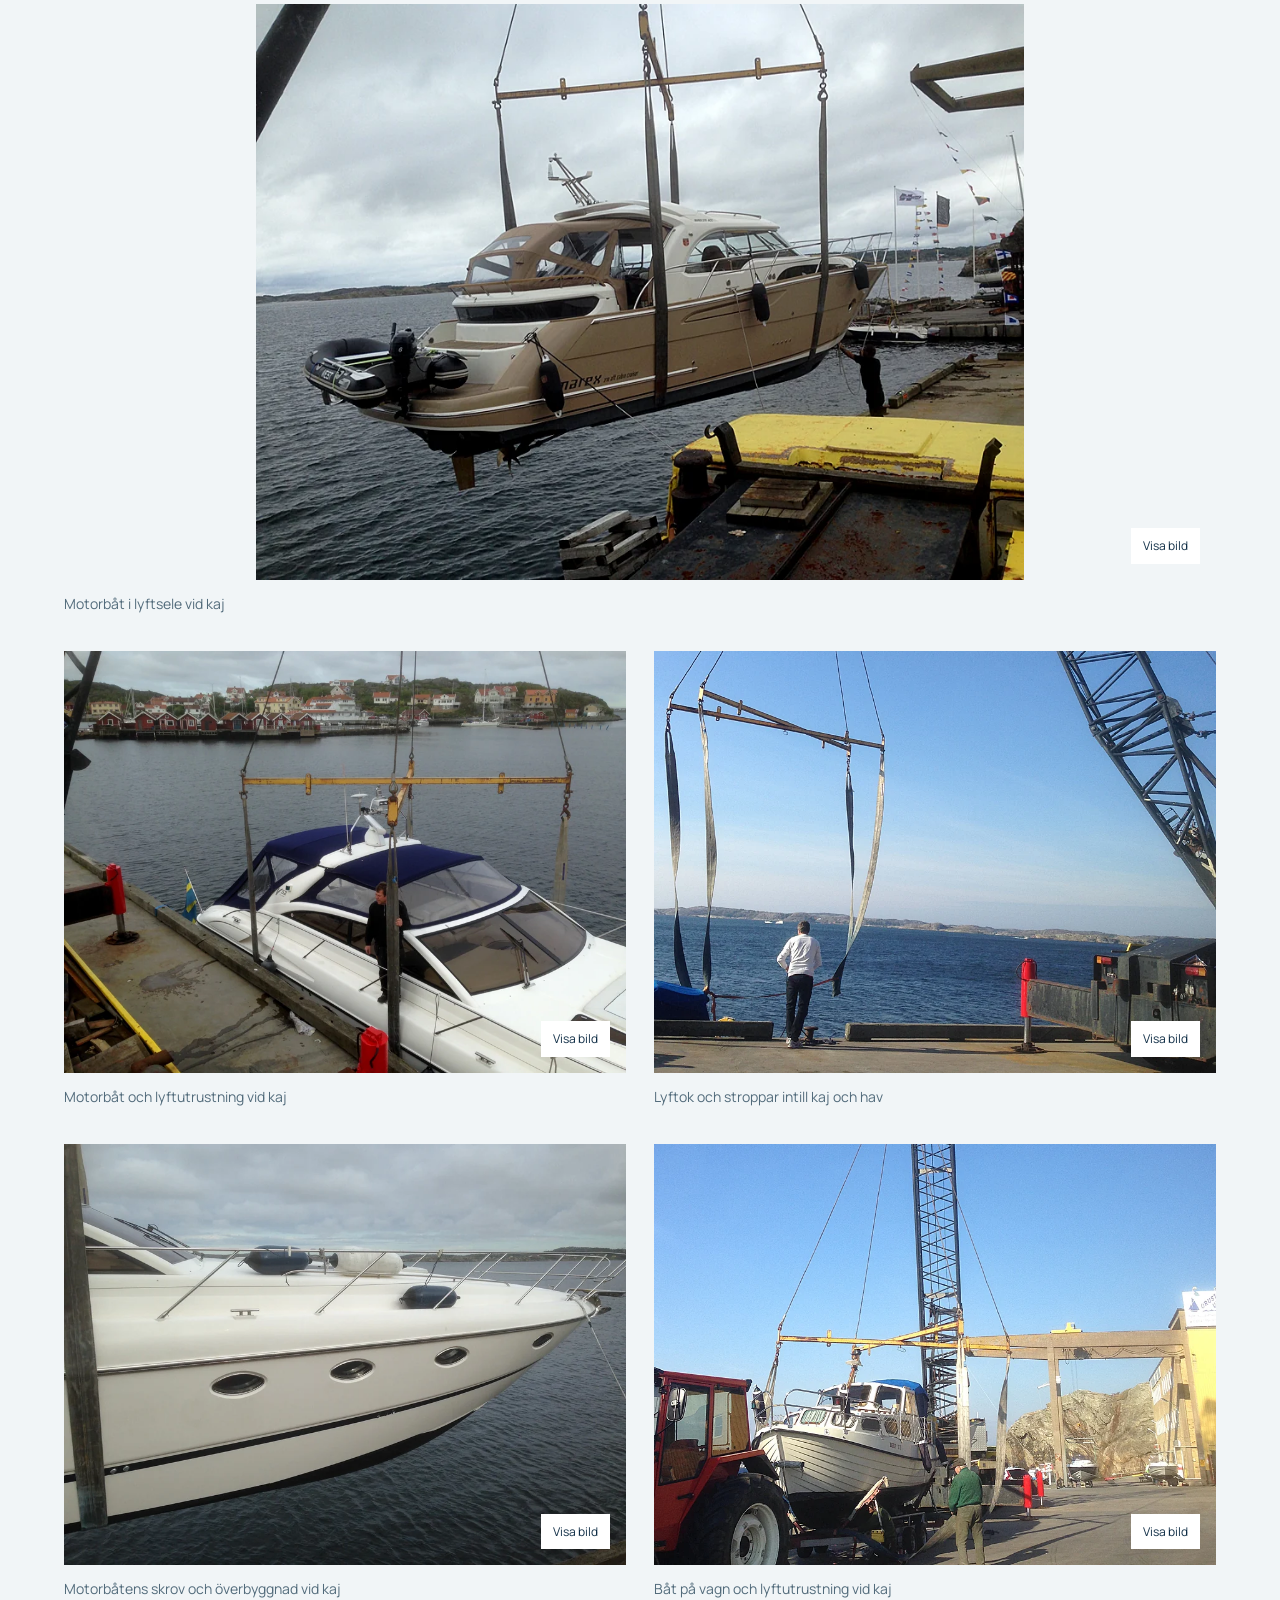
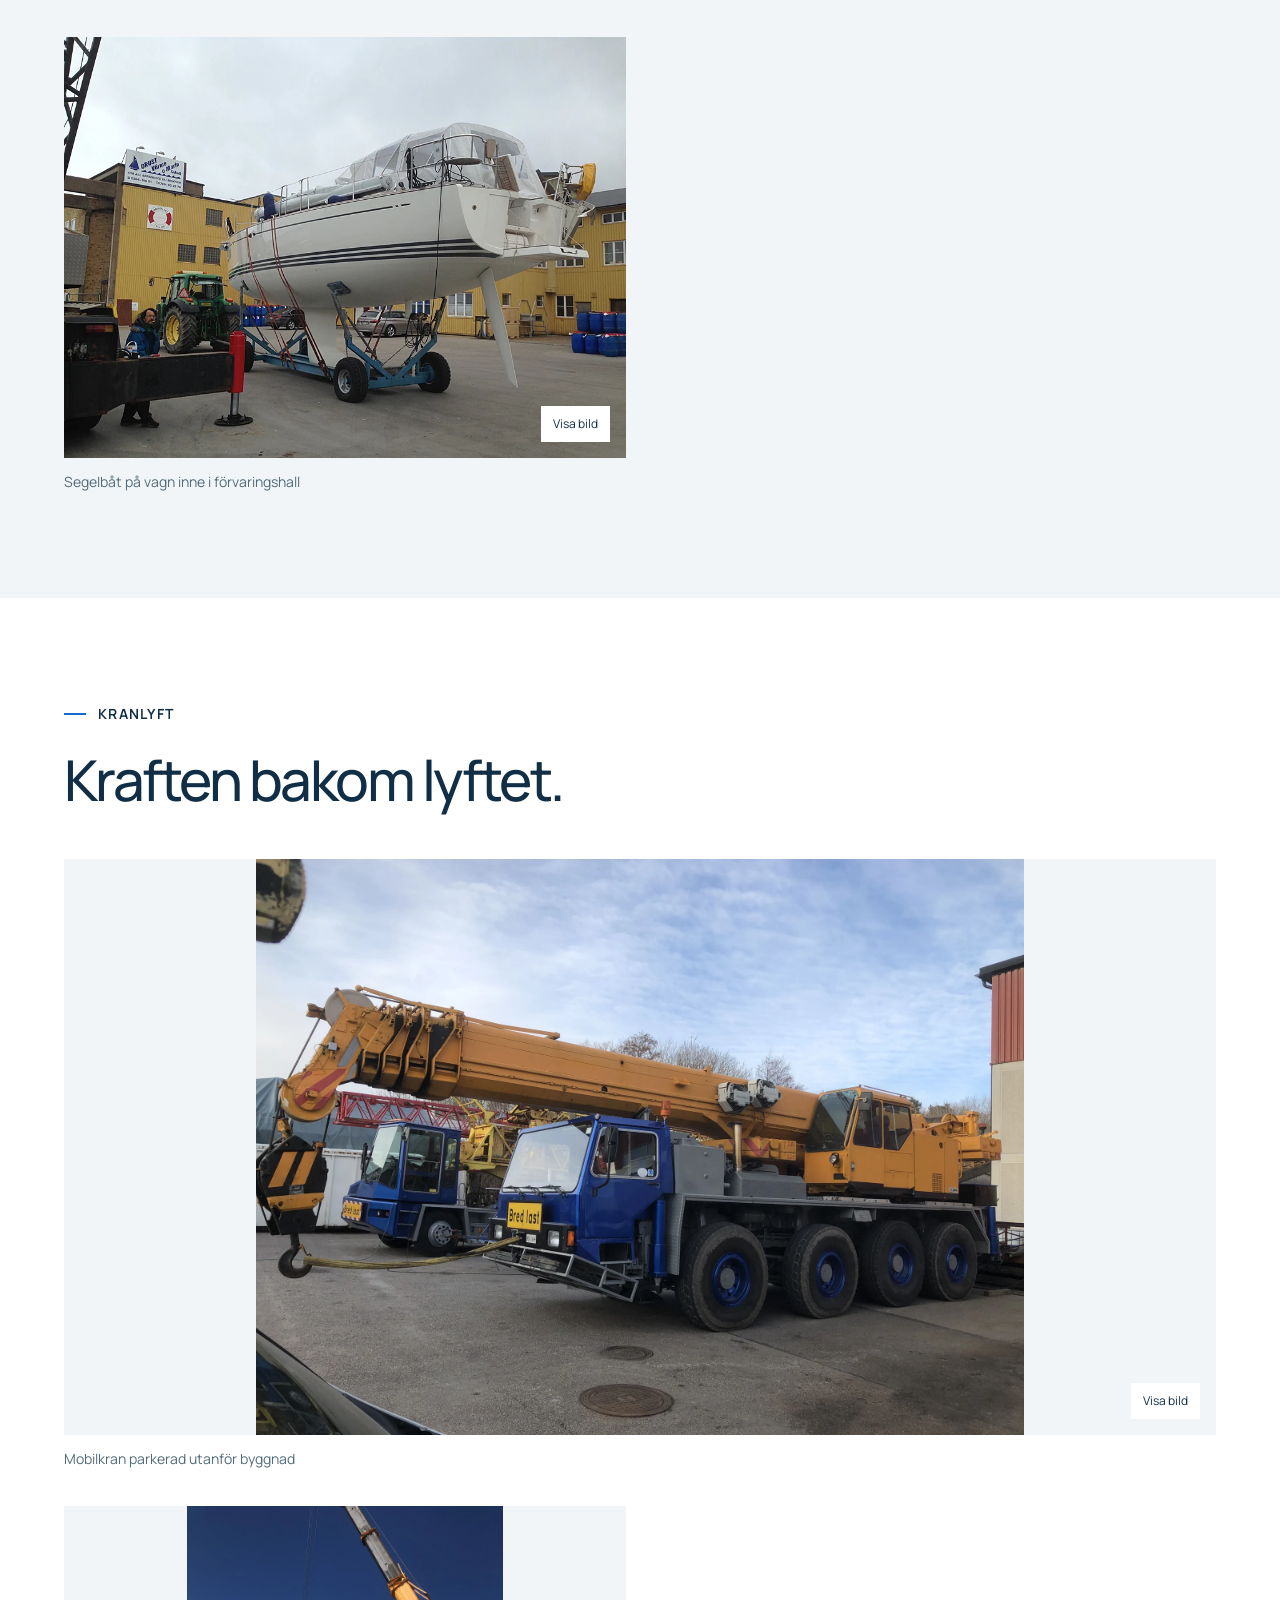
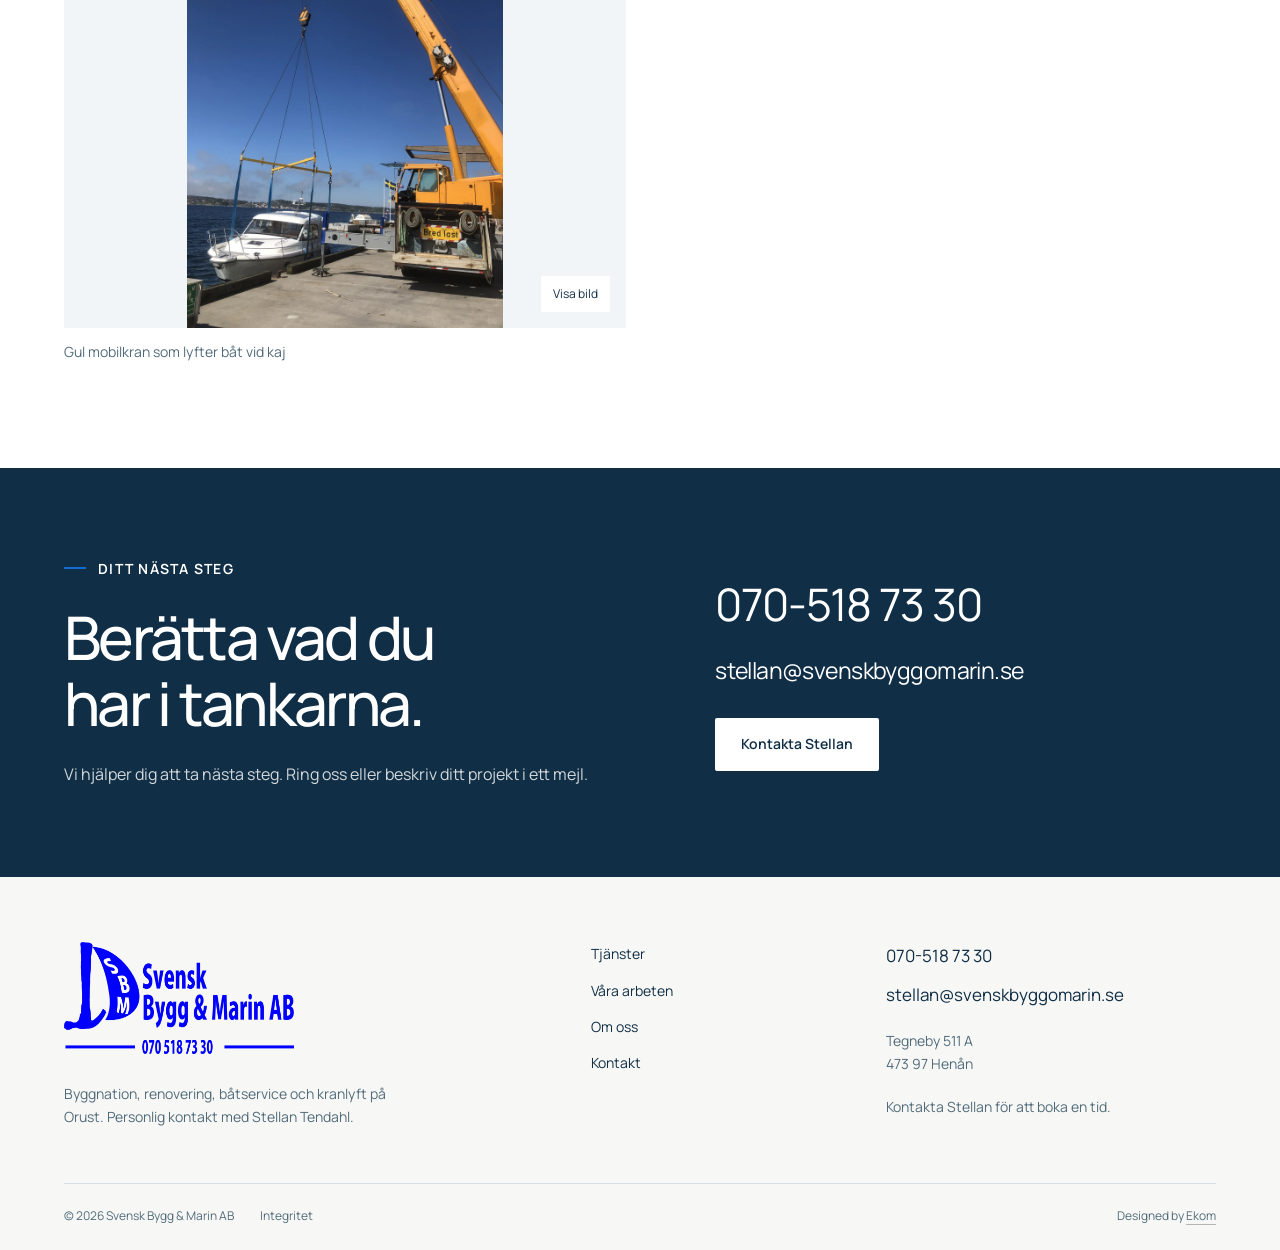
<file: vara-arbeten.html>
<!doctype html><html lang="sv"><head><meta charset="utf-8"><meta name="viewport" content="width=device-width,initial-scale=1"><title>Bilder från byggarbeten, båtservice &amp; kranlyft | Svensk Bygg &amp; Marin</title><meta name="description" content="Se Svensk Bygg &amp; Marins bilder från byggnation, renovering, markarbeten, båtservice och kranlyft."><link rel="canonical" href="https://www.svenskbyggomarin.se/vara-arbeten.html"><meta name="theme-color" content="#102e46"><meta property="og:type" content="website"><meta property="og:locale" content="sv_SE"><meta property="og:title" content="Bilder från byggarbeten, båtservice &amp; kranlyft | Svensk Bygg &amp; Marin"><meta property="og:description" content="Se Svensk Bygg &amp; Marins bilder från byggnation, renovering, markarbeten, båtservice och kranlyft."><meta property="og:url" content="https://www.svenskbyggomarin.se/vara-arbeten.html"><meta property="og:image" content="https://www.svenskbyggomarin.se/assets/mobilkran-batlyft.webp"><meta name="twitter:card" content="summary_large_image"><link rel="icon" type="image/svg+xml" href="favicon.svg"><link rel="preload" as="font" type="font/woff2" href="assets/manrope.woff2" crossorigin><link rel="stylesheet" href="styles.css"><script defer src="script.js"></script><script type="application/ld+json">{"@context": "https://schema.org", "@type": "HomeAndConstructionBusiness", "name": "Svensk Bygg & Marin AB", "url": "https://www.svenskbyggomarin.se", "telephone": "+46705187330", "email": "stellan@svenskbyggomarin.se", "areaServed": "Orust", "address": {"@type": "PostalAddress", "streetAddress": "Tegneby 511 A", "postalCode": "473 97", "addressLocality": "Henån", "addressCountry": "SE"}, "image": "https://www.svenskbyggomarin.se/assets/mobilkran-batlyft.webp", "description": "Byggnation, renovering, båtservice och kranlyft på Orust. Personlig kontakt med Stellan Tendahl."}</script></head><body class="svensk inner"><a class="skip" href="#main">Hoppa till innehållet</a><header class="site-header"><div class="header-inner"><a class="brand" href="index.html" aria-label="Svensk Bygg & Marin AB – startsida"><img src="assets/logo-original.png" alt="Svensk Bygg &amp; Marin AB" class="" width="900" height="439" loading="lazy" decoding="async"></a><nav class="desktop-nav" aria-label="Huvudmeny"><a href="tjanster.html">Tjänster</a><a href="vara-arbeten.html" aria-current="page">Våra arbeten</a><a href="om-oss.html">Om oss</a><a href="kontakt.html">Kontakt</a></nav><a class="header-phone" href="tel:+46705187330"><span class="phone-label">Ring oss</span><span>070-518 73 30</span></a><button class="menu-toggle" aria-label="Öppna meny" aria-controls="mobile-menu" aria-expanded="false"><i aria-hidden="true"></i><i aria-hidden="true"></i><span>Meny</span></button></div><nav id="mobile-menu" hidden aria-label="Mobilmeny"><a href="tjanster.html">Tjänster</a><a href="vara-arbeten.html" aria-current="page">Våra arbeten</a><a href="om-oss.html">Om oss</a><a href="kontakt.html">Kontakt</a><div class="menu-contact"><p class="eyebrow">Vi hjälper dig gärna</p><a href="tel:+46705187330">070-518 73 30</a><a href="mailto:stellan@svenskbyggomarin.se">stellan@svenskbyggomarin.se</a><p>Kontakta Stellan för att boka en tid.</p></div></nav></header><main id="main"><section class="page-title wrap"><p class="eyebrow">Våra arbeten</p><h1>Byggt. Renoverat.<br>Lyft på plats.</h1><p>Egna bilder från vårt arbete på land och till sjöss. Välj ett område eller öppna en bild och bläddra genom galleriet.</p></section><nav class="gallery-categories wrap" aria-label="Bildkategorier"><a href="#bygg">Bygg & renovering</a><a href="#marin">Marina arbeten</a><a href="#lyft">Kranlyft</a></nav><section id="bygg" class="section wrap"><div class="section-head"><div><p class="eyebrow">Bygg & renovering</p><h2>Från stomme till detaljer.</h2></div></div><div class="project-gallery"><figure><a class="gallery-open" href="assets/husstomme.webp" data-caption="Trästomme under pågående husbygge" aria-label="Visa bild: Trästomme under pågående husbygge"><img src="assets/husstomme.webp" alt="Trästomme under pågående husbygge" class="" width="900" height="675" loading="lazy" decoding="async"><span>Visa bild</span></a><figcaption>Trästomme under pågående husbygge</figcaption></figure><figure><a class="gallery-open" href="assets/nybyggnation-trahus.webp" data-caption="Trähus under uppförande med nytt tak och synlig stomme" aria-label="Visa bild: Trähus under uppförande med nytt tak och synlig stomme"><img src="assets/nybyggnation-trahus.webp" alt="Trähus under uppförande med nytt tak och synlig stomme" class="" width="900" height="675" loading="lazy" decoding="async"><span>Visa bild</span></a><figcaption>Trähus under uppförande med nytt tak och synlig stomme</figcaption></figure><figure><a class="gallery-open" href="assets/takarbete.webp" data-caption="Takarbete på träbyggnad med synliga läkt" aria-label="Visa bild: Takarbete på träbyggnad med synliga läkt"><img src="assets/takarbete.webp" alt="Takarbete på träbyggnad med synliga läkt" class="" width="900" height="675" loading="lazy" decoding="async"><span>Visa bild</span></a><figcaption>Takarbete på träbyggnad med synliga läkt</figcaption></figure><figure><a class="gallery-open" href="assets/stenlaggning.webp" data-caption="Stensatt uppfart och trappa vid bostadshus" aria-label="Visa bild: Stensatt uppfart och trappa vid bostadshus"><img src="assets/stenlaggning.webp" srcset="assets/stenlaggning-720.webp 720w, assets/stenlaggning.webp 1920w" sizes="(max-width:760px) 100vw, 60vw" alt="Stensatt uppfart och trappa vid bostadshus" class="" width="1920" height="1440" loading="lazy" decoding="async"><span>Visa bild</span></a><figcaption>Stensatt uppfart och trappa vid bostadshus</figcaption></figure><figure><a class="gallery-open" href="assets/hus-uppfart.webp" data-caption="Bostadshus med glasparti och stensatt uppfart" aria-label="Visa bild: Bostadshus med glasparti och stensatt uppfart"><img src="assets/hus-uppfart.webp" srcset="assets/hus-uppfart-720.webp 720w, assets/hus-uppfart.webp 1440w" sizes="(max-width:760px) 100vw, 60vw" alt="Bostadshus med glasparti och stensatt uppfart" class="" width="1440" height="1920" loading="lazy" decoding="async"><span>Visa bild</span></a><figcaption>Bostadshus med glasparti och stensatt uppfart</figcaption></figure><figure><a class="gallery-open" href="assets/grund-markarbete.webp" data-caption="Mark- och grundarbete intill bostadshus" aria-label="Visa bild: Mark- och grundarbete intill bostadshus"><img src="assets/grund-markarbete.webp" srcset="assets/grund-markarbete-720.webp 720w, assets/grund-markarbete.webp 1920w" sizes="(max-width:760px) 100vw, 60vw" alt="Mark- och grundarbete intill bostadshus" class="" width="1920" height="1440" loading="lazy" decoding="async"><span>Visa bild</span></a><figcaption>Mark- och grundarbete intill bostadshus</figcaption></figure><figure><a class="gallery-open" href="assets/inomhus-renovering.webp" data-caption="Pågående inomhusrenovering med kaklade väggar" aria-label="Visa bild: Pågående inomhusrenovering med kaklade väggar"><img src="assets/inomhus-renovering.webp" srcset="assets/inomhus-renovering-720.webp 720w, assets/inomhus-renovering.webp 1440w" sizes="(max-width:760px) 100vw, 60vw" alt="Pågående inomhusrenovering med kaklade väggar" class="" width="1440" height="1920" loading="lazy" decoding="async"><span>Visa bild</span></a><figcaption>Pågående inomhusrenovering med kaklade väggar</figcaption></figure><figure><a class="gallery-open" href="assets/renovering-vaggar.webp" data-caption="Pågående renovering med öppnad vägg och regelverk" aria-label="Visa bild: Pågående renovering med öppnad vägg och regelverk"><img src="assets/renovering-vaggar.webp" srcset="assets/renovering-vaggar-720.webp 720w, assets/renovering-vaggar.webp 1440w" sizes="(max-width:760px) 100vw, 60vw" alt="Pågående renovering med öppnad vägg och regelverk" class="" width="1440" height="1920" loading="lazy" decoding="async"><span>Visa bild</span></a><figcaption>Pågående renovering med öppnad vägg och regelverk</figcaption></figure><figure><a class="gallery-open" href="assets/kok-renovering.webp" data-caption="Kök med inbyggda vitvaror och kakel över arbetsbänk" aria-label="Visa bild: Kök med inbyggda vitvaror och kakel över arbetsbänk"><img src="assets/kok-renovering.webp" alt="Kök med inbyggda vitvaror och kakel över arbetsbänk" class="" width="900" height="675" loading="lazy" decoding="async"><span>Visa bild</span></a><figcaption>Kök med inbyggda vitvaror och kakel över arbetsbänk</figcaption></figure><figure><a class="gallery-open" href="assets/badrum-detalj.webp" data-caption="Tvättställ och rund belyst spegel i renoverat badrum" aria-label="Visa bild: Tvättställ och rund belyst spegel i renoverat badrum"><img src="assets/badrum-detalj.webp" alt="Tvättställ och rund belyst spegel i renoverat badrum" class="" width="900" height="675" loading="lazy" decoding="async"><span>Visa bild</span></a><figcaption>Tvättställ och rund belyst spegel i renoverat badrum</figcaption></figure><figure><a class="gallery-open" href="assets/mur-och-grund.webp" data-caption="Mur och grund i ett pågående byggprojekt" aria-label="Visa bild: Mur och grund i ett pågående byggprojekt"><img src="assets/mur-och-grund.webp" alt="Mur och grund i ett pågående byggprojekt" class="" width="900" height="675" loading="lazy" decoding="async"><span>Visa bild</span></a><figcaption>Mur och grund i ett pågående byggprojekt</figcaption></figure><figure><a class="gallery-open" href="assets/badrum-renovering.webp" data-caption="Badrum med tvättställ och handdukstork" aria-label="Visa bild: Badrum med tvättställ och handdukstork"><img src="assets/badrum-renovering.webp" alt="Badrum med tvättställ och handdukstork" class="" width="900" height="675" loading="lazy" decoding="async"><span>Visa bild</span></a><figcaption>Badrum med tvättställ och handdukstork</figcaption></figure><figure><a class="gallery-open" href="assets/husstomme-gravmaskin.webp" data-caption="Husbygge med trästomme och grävmaskin" aria-label="Visa bild: Husbygge med trästomme och grävmaskin"><img src="assets/husstomme-gravmaskin.webp" alt="Husbygge med trästomme och grävmaskin" class="" width="900" height="675" loading="lazy" decoding="async"><span>Visa bild</span></a><figcaption>Husbygge med trästomme och grävmaskin</figcaption></figure></div></section><section id="marin" class="section soft"><div class="wrap"><div class="section-head"><div><p class="eyebrow">Marina arbeten</p><h2>Båten i fokus.</h2></div></div><div class="project-gallery"><figure><a class="gallery-open" href="assets/motorbat-lyft.webp" data-caption="Motorbåt i lyftsele vid kaj" aria-label="Visa bild: Motorbåt i lyftsele vid kaj"><img src="assets/motorbat-lyft.webp" alt="Motorbåt i lyftsele vid kaj" class="" width="900" height="675" loading="lazy" decoding="async"><span>Visa bild</span></a><figcaption>Motorbåt i lyftsele vid kaj</figcaption></figure><figure><a class="gallery-open" href="assets/bat-vid-kaj.webp" data-caption="Motorbåt och lyftutrustning vid kaj" aria-label="Visa bild: Motorbåt och lyftutrustning vid kaj"><img src="assets/bat-vid-kaj.webp" alt="Motorbåt och lyftutrustning vid kaj" class="" width="900" height="675" loading="lazy" decoding="async"><span>Visa bild</span></a><figcaption>Motorbåt och lyftutrustning vid kaj</figcaption></figure><figure><a class="gallery-open" href="assets/batlyft-rigg.webp" data-caption="Lyftok och stroppar intill kaj och hav" aria-label="Visa bild: Lyftok och stroppar intill kaj och hav"><img src="assets/batlyft-rigg.webp" alt="Lyftok och stroppar intill kaj och hav" class="" width="900" height="675" loading="lazy" decoding="async"><span>Visa bild</span></a><figcaption>Lyftok och stroppar intill kaj och hav</figcaption></figure><figure><a class="gallery-open" href="assets/motorbat-detalj.webp" data-caption="Motorbåtens skrov och överbyggnad vid kaj" aria-label="Visa bild: Motorbåtens skrov och överbyggnad vid kaj"><img src="assets/motorbat-detalj.webp" alt="Motorbåtens skrov och överbyggnad vid kaj" class="" width="900" height="675" loading="lazy" decoding="async"><span>Visa bild</span></a><figcaption>Motorbåtens skrov och överbyggnad vid kaj</figcaption></figure><figure><a class="gallery-open" href="assets/bat-pa-land.webp" data-caption="Båt på vagn och lyftutrustning vid kaj" aria-label="Visa bild: Båt på vagn och lyftutrustning vid kaj"><img src="assets/bat-pa-land.webp" alt="Båt på vagn och lyftutrustning vid kaj" class="" width="900" height="675" loading="lazy" decoding="async"><span>Visa bild</span></a><figcaption>Båt på vagn och lyftutrustning vid kaj</figcaption></figure><figure><a class="gallery-open" href="assets/segelbat-hall.webp" data-caption="Segelbåt på vagn inne i förvaringshall" aria-label="Visa bild: Segelbåt på vagn inne i förvaringshall"><img src="assets/segelbat-hall.webp" alt="Segelbåt på vagn inne i förvaringshall" class="" width="900" height="675" loading="lazy" decoding="async"><span>Visa bild</span></a><figcaption>Segelbåt på vagn inne i förvaringshall</figcaption></figure></div></div></section><section id="lyft" class="section wrap"><div class="section-head"><div><p class="eyebrow">Kranlyft</p><h2>Kraften bakom lyftet.</h2></div></div><div class="project-gallery"><figure><a class="gallery-open" href="assets/mobilkran.webp" data-caption="Mobilkran parkerad utanför byggnad" aria-label="Visa bild: Mobilkran parkerad utanför byggnad"><img src="assets/mobilkran.webp" srcset="assets/mobilkran-720.webp 720w, assets/mobilkran.webp 1920w" sizes="(max-width:760px) 100vw, 60vw" alt="Mobilkran parkerad utanför byggnad" class="" width="1920" height="1440" loading="lazy" decoding="async"><span>Visa bild</span></a><figcaption>Mobilkran parkerad utanför byggnad</figcaption></figure><figure><a class="gallery-open" href="assets/mobilkran-batlyft.webp" data-caption="Gul mobilkran som lyfter båt vid kaj" aria-label="Visa bild: Gul mobilkran som lyfter båt vid kaj"><img src="assets/mobilkran-batlyft.webp" srcset="assets/mobilkran-batlyft-720.webp 720w, assets/mobilkran-batlyft.webp 1440w" sizes="(max-width:760px) 100vw, 60vw" alt="Gul mobilkran som lyfter båt vid kaj" class="" width="1440" height="1920" loading="lazy" decoding="async"><span>Visa bild</span></a><figcaption>Gul mobilkran som lyfter båt vid kaj</figcaption></figure></div></section><section class="contact-band"><div class="wrap"><div><p class="eyebrow">Ditt nästa steg</p><h2>Berätta vad du<br>har i tankarna.</h2><p>Vi hjälper dig att ta nästa steg. Ring oss eller beskriv ditt projekt i ett mejl.</p></div><div class="contact-band-links"><a href="tel:+46705187330">070-518 73 30</a><a href="mailto:stellan@svenskbyggomarin.se">stellan@svenskbyggomarin.se</a><a class="button light" href="kontakt.html">Kontakta Stellan</a></div></div></section></main><footer><div class="footer-main wrap"><div><a class="brand" href="index.html" aria-label="Svensk Bygg & Marin AB – startsida"><img src="assets/logo-original.png" alt="Svensk Bygg &amp; Marin AB" class="" width="900" height="439" loading="lazy" decoding="async"></a><p>Byggnation, renovering, båtservice och kranlyft på Orust. Personlig kontakt med Stellan Tendahl.</p></div><div class="footer-nav"><a href="tjanster.html">Tjänster</a><a href="vara-arbeten.html">Våra arbeten</a><a href="om-oss.html">Om oss</a><a href="kontakt.html">Kontakt</a></div><div class="footer-contact"><a href="tel:+46705187330">070-518 73 30</a><a href="mailto:stellan@svenskbyggomarin.se">stellan@svenskbyggomarin.se</a><p>Tegneby 511 A<br>473 97 Henån</p><p>Kontakta Stellan för att boka en tid.</p></div></div><div class="footer-base wrap"><span>© 2026 Svensk Bygg & Marin AB</span><a href="integritet.html">Integritet</a><span class="credit">Designed by <a href="https://ekom.se/">Ekom</a></span></div></footer><nav class="mobile-dock" aria-label="Snabbkontakt"><a href="tel:+46705187330">Ring oss</a><a href="kontakt.html">Kontakta Stellan</a></nav><dialog class="lightbox" aria-label="Bildvisning"><button class="lightbox-close" aria-label="Stäng bildvisning">Stäng</button><img alt=""><p class="lightbox-caption"></p><div><button data-dir="-1">Föregående</button><span class="lightbox-counter" aria-live="polite"></span><button data-dir="1">Nästa</button></div></dialog></body></html>
</file>
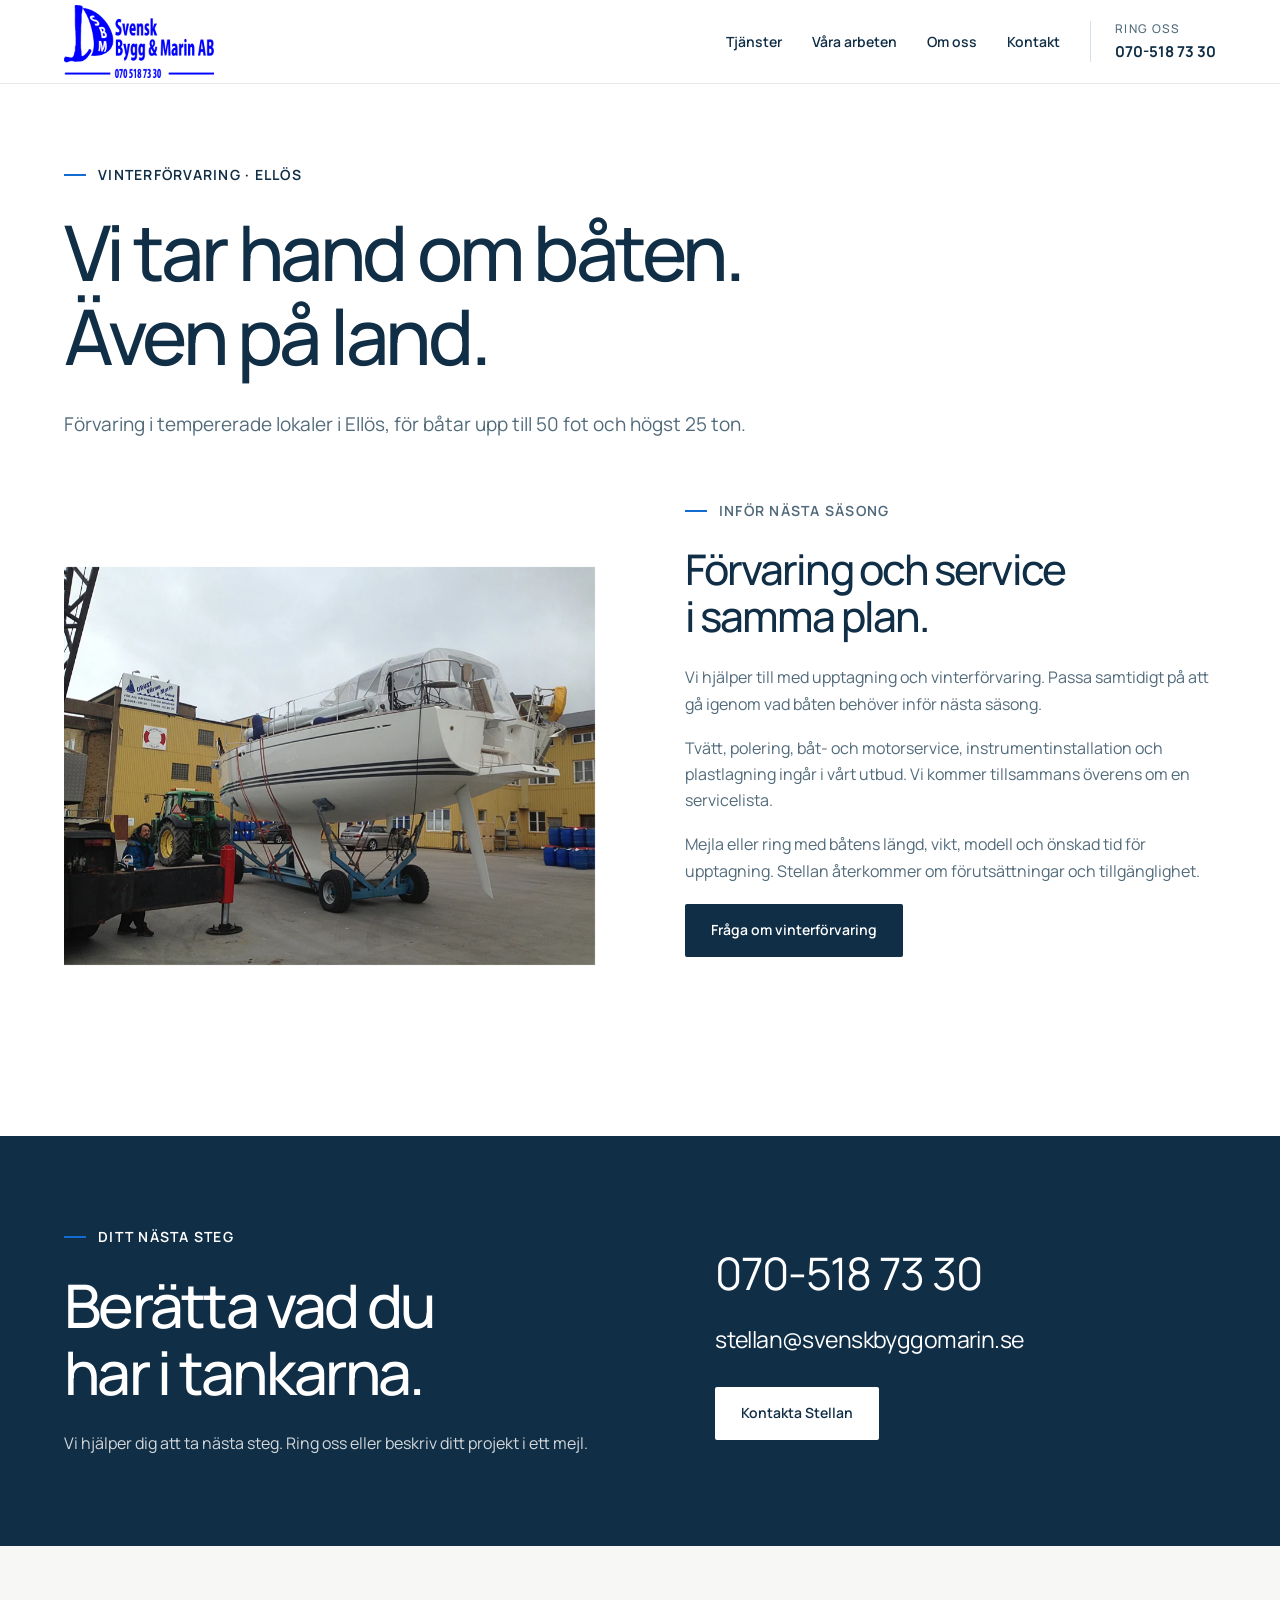
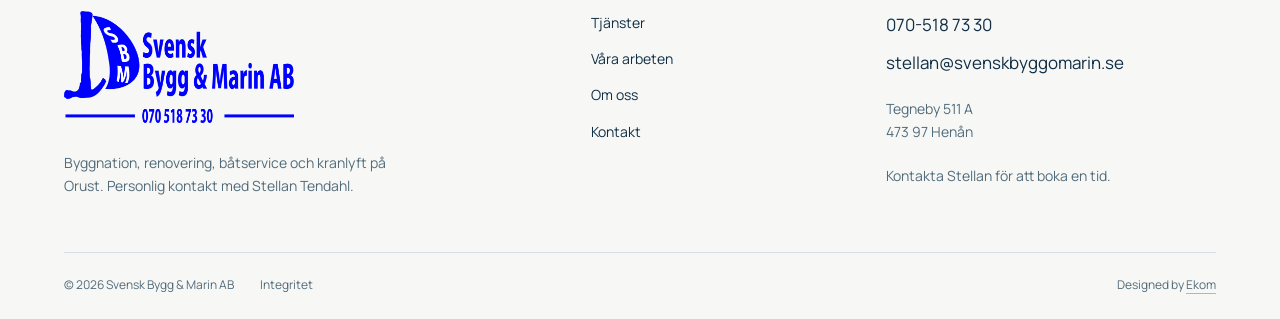
<file: vinterforvaring.html>
<!doctype html><html lang="sv"><head><meta charset="utf-8"><meta name="viewport" content="width=device-width,initial-scale=1"><title>Vinterförvaring av båt i Ellös på Orust | Svensk Bygg &amp; Marin</title><meta name="description" content="Tempererad vinterförvaring i Ellös för båtar upp till 50 fot och 25 ton. Upptagning, tvätt, polering och service hos Svensk Bygg &amp; Marin."><link rel="canonical" href="https://www.svenskbyggomarin.se/vinterforvaring.html"><meta name="theme-color" content="#102e46"><meta property="og:type" content="website"><meta property="og:locale" content="sv_SE"><meta property="og:title" content="Vinterförvaring av båt i Ellös på Orust | Svensk Bygg &amp; Marin"><meta property="og:description" content="Tempererad vinterförvaring i Ellös för båtar upp till 50 fot och 25 ton. Upptagning, tvätt, polering och service hos Svensk Bygg &amp; Marin."><meta property="og:url" content="https://www.svenskbyggomarin.se/vinterforvaring.html"><meta property="og:image" content="https://www.svenskbyggomarin.se/assets/mobilkran-batlyft.webp"><meta name="twitter:card" content="summary_large_image"><link rel="icon" type="image/svg+xml" href="favicon.svg"><link rel="preload" as="font" type="font/woff2" href="assets/manrope.woff2" crossorigin><link rel="stylesheet" href="styles.css"><script defer src="script.js"></script><script type="application/ld+json">{"@context": "https://schema.org", "@type": "HomeAndConstructionBusiness", "name": "Svensk Bygg & Marin AB", "url": "https://www.svenskbyggomarin.se", "telephone": "+46705187330", "email": "stellan@svenskbyggomarin.se", "areaServed": "Orust", "address": {"@type": "PostalAddress", "streetAddress": "Tegneby 511 A", "postalCode": "473 97", "addressLocality": "Henån", "addressCountry": "SE"}, "image": "https://www.svenskbyggomarin.se/assets/mobilkran-batlyft.webp", "description": "Byggnation, renovering, båtservice och kranlyft på Orust. Personlig kontakt med Stellan Tendahl."}</script></head><body class="svensk inner"><a class="skip" href="#main">Hoppa till innehållet</a><header class="site-header"><div class="header-inner"><a class="brand" href="index.html" aria-label="Svensk Bygg & Marin AB – startsida"><img src="assets/logo-original.png" alt="Svensk Bygg &amp; Marin AB" class="" width="900" height="439" loading="lazy" decoding="async"></a><nav class="desktop-nav" aria-label="Huvudmeny"><a href="tjanster.html">Tjänster</a><a href="vara-arbeten.html">Våra arbeten</a><a href="om-oss.html">Om oss</a><a href="kontakt.html">Kontakt</a></nav><a class="header-phone" href="tel:+46705187330"><span class="phone-label">Ring oss</span><span>070-518 73 30</span></a><button class="menu-toggle" aria-label="Öppna meny" aria-controls="mobile-menu" aria-expanded="false"><i aria-hidden="true"></i><i aria-hidden="true"></i><span>Meny</span></button></div><nav id="mobile-menu" hidden aria-label="Mobilmeny"><a href="tjanster.html">Tjänster</a><a href="vara-arbeten.html">Våra arbeten</a><a href="om-oss.html">Om oss</a><a href="kontakt.html">Kontakt</a><div class="menu-contact"><p class="eyebrow">Vi hjälper dig gärna</p><a href="tel:+46705187330">070-518 73 30</a><a href="mailto:stellan@svenskbyggomarin.se">stellan@svenskbyggomarin.se</a><p>Kontakta Stellan för att boka en tid.</p></div></nav></header><main id="main"><section class="page-title wrap"><p class="eyebrow">Vinterförvaring · Ellös</p><h1>Vi tar hand om båten.<br>Även på land.</h1><p>Förvaring i tempererade lokaler i Ellös, för båtar upp till 50 fot och högst 25 ton.</p></section><section class="section wrap service-detail"><div class="detail-image"><img src="assets/segelbat-hall.webp" alt="Segelbåt på transportvagn inne i hall" class="" width="900" height="675" loading="lazy" decoding="async"></div><div class="detail-copy"><p class="eyebrow">Inför nästa säsong</p><h2>Förvaring och service<br>i samma plan.</h2><p>Vi hjälper till med upptagning och vinterförvaring. Passa samtidigt på att gå igenom vad båten behöver inför nästa säsong.</p><p>Tvätt, polering, båt- och motorservice, instrumentinstallation och plastlagning ingår i vårt utbud. Vi kommer tillsammans överens om en servicelista.</p><p>Mejla eller ring med båtens längd, vikt, modell och önskad tid för upptagning. Stellan återkommer om förutsättningar och tillgänglighet.</p><a class="button primary" href="mailto:stellan@svenskbyggomarin.se?subject=Vinterf%C3%B6rvaring">Fråga om vinterförvaring</a></div></section><section class="contact-band"><div class="wrap"><div><p class="eyebrow">Ditt nästa steg</p><h2>Berätta vad du<br>har i tankarna.</h2><p>Vi hjälper dig att ta nästa steg. Ring oss eller beskriv ditt projekt i ett mejl.</p></div><div class="contact-band-links"><a href="tel:+46705187330">070-518 73 30</a><a href="mailto:stellan@svenskbyggomarin.se">stellan@svenskbyggomarin.se</a><a class="button light" href="kontakt.html">Kontakta Stellan</a></div></div></section></main><footer><div class="footer-main wrap"><div><a class="brand" href="index.html" aria-label="Svensk Bygg & Marin AB – startsida"><img src="assets/logo-original.png" alt="Svensk Bygg &amp; Marin AB" class="" width="900" height="439" loading="lazy" decoding="async"></a><p>Byggnation, renovering, båtservice och kranlyft på Orust. Personlig kontakt med Stellan Tendahl.</p></div><div class="footer-nav"><a href="tjanster.html">Tjänster</a><a href="vara-arbeten.html">Våra arbeten</a><a href="om-oss.html">Om oss</a><a href="kontakt.html">Kontakt</a></div><div class="footer-contact"><a href="tel:+46705187330">070-518 73 30</a><a href="mailto:stellan@svenskbyggomarin.se">stellan@svenskbyggomarin.se</a><p>Tegneby 511 A<br>473 97 Henån</p><p>Kontakta Stellan för att boka en tid.</p></div></div><div class="footer-base wrap"><span>© 2026 Svensk Bygg & Marin AB</span><a href="integritet.html">Integritet</a><span class="credit">Designed by <a href="https://ekom.se/">Ekom</a></span></div></footer><nav class="mobile-dock" aria-label="Snabbkontakt"><a href="tel:+46705187330">Ring oss</a><a href="kontakt.html">Kontakta Stellan</a></nav><dialog class="lightbox" aria-label="Bildvisning"><button class="lightbox-close" aria-label="Stäng bildvisning">Stäng</button><img alt=""><p class="lightbox-caption"></p><div><button data-dir="-1">Föregående</button><span class="lightbox-counter" aria-live="polite"></span><button data-dir="1">Nästa</button></div></dialog></body></html>
</file>
<file: styles.css>
@font-face{font-family:Manrope;src:url('assets/manrope.woff2') format('woff2');font-style:normal;font-weight:200 800;font-display:swap}
:root{--ink:#202423;--muted:#5c625f;--accent:#ff3003;--paper:#fff;--soft:#f3f4f1;--line:#dce0dc;--nav-h:92px;--gutter:clamp(22px,5vw,88px)}
*{box-sizing:border-box}html{scroll-behavior:smooth;scroll-padding-top:110px}body{margin:0;background:var(--paper);color:var(--ink);font-family:Manrope,Arial,sans-serif;font-size:16px;line-height:1.65;-webkit-font-smoothing:antialiased}body.menu-open{overflow:hidden}body.smista{--ink:#001e3d;--accent:#ffb424;--muted:#596575;--soft:#f1f4f6;--line:#d7e0e6}body.roslagen{--ink:#14324d;--accent:#b38d60;--muted:#59636b;--soft:#f2f3ef;--line:#d9ddd7}img{display:block;width:100%;height:auto}a{color:inherit;text-decoration:none}button{font:inherit;cursor:pointer}a,button{-webkit-tap-highlight-color:transparent}button,a{touch-action:manipulation}button{color:inherit}button:focus-visible,a:focus-visible{outline:3px solid var(--accent);outline-offset:5px}button:disabled{cursor:default}h1,h2,h3,p,figure{margin:0}h1,h2,h3{font-weight:500;line-height:1.1;letter-spacing:-.045em;text-wrap:balance}h1{font-size:clamp(46px,6.6vw,102px)}h2{font-size:clamp(34px,4.4vw,66px)}h3{font-size:26px;letter-spacing:-.025em}p{max-width:64ch}p+p{margin-top:1.1em}strong{font-weight:700}ul{padding-left:1.2em}li+li{margin-top:10px}[hidden]{display:none!important}.wrap{width:calc(100% - 2 * var(--gutter));max-width:1440px;margin-inline:auto}.section{padding-block:110px}.eyebrow{font-size:13px;text-transform:uppercase;letter-spacing:.14em;font-weight:650;line-height:1.5;margin-bottom:25px;display:flex;align-items:center;gap:12px}.eyebrow:before{content:'';width:22px;height:2px;background:var(--accent);flex-shrink:0}.note{font-size:13px;color:var(--muted);line-height:1.6}.skip{position:fixed;top:-100px;left:20px;z-index:999;background:white;padding:14px;color:#111}.skip:focus{top:10px}
.site-header{position:fixed;top:0;left:0;width:100%;height:var(--nav-h);z-index:90;background:#fff;border-bottom:1px solid #e7e8e4;transition:box-shadow .2s}.scrolled .site-header{box-shadow:0 5px 24px #00000008}.header-inner{height:100%;display:flex;align-items:center;gap:32px;margin:auto;width:calc(100% - 2 * var(--gutter));max-width:1600px}.brand{display:inline-flex;align-items:center;flex-shrink:0}.brand img{width:185px;height:60px;object-fit:contain;object-position:left center}.desktop-nav{display:flex;gap:26px;align-items:center;margin-left:auto}.desktop-nav a{font-size:14px;font-weight:600;position:relative;white-space:nowrap;padding:11px 0}.desktop-nav a:after{content:'';position:absolute;bottom:2px;left:0;width:100%;height:2px;background:var(--accent);transform:scaleX(0);transform-origin:left;transition:transform .18s}.desktop-nav a:hover:after,.desktop-nav a[aria-current]:after{transform:scaleX(1)}.header-phone{padding-left:24px;border-left:1px solid var(--line);font-size:15px;line-height:1.4;font-weight:700;white-space:nowrap}.phone-label{display:block;color:var(--muted);font-size:11px;font-weight:500;text-transform:uppercase;letter-spacing:.11em;margin-bottom:4px}.menu-toggle{display:none}.smista .site-header{background:var(--ink);border-bottom-color:#ffffff24;color:#fff}.smista .header-phone{border-left-color:#ffffff35}.smista .phone-label{color:#d2dce6}.smista .brand img{width:168px;height:62px}.roslagen .brand img{width:174px;height:65px}
#mobile-menu{position:fixed;top:var(--nav-h);left:0;width:100%;height:calc(100dvh - var(--nav-h));background:var(--paper);color:var(--ink);padding:25px var(--gutter) 42px;overflow:auto;overscroll-behavior:contain;z-index:95}#mobile-menu>a{display:block;border-bottom:1px solid var(--line);padding:14px 0;font-size:26px;line-height:1.2;letter-spacing:-.03em}.menu-contact{margin-top:28px}.menu-contact .eyebrow{margin-bottom:16px}.menu-contact>a{display:block;font-size:18px;margin:5px 0}.menu-contact p:last-child{color:var(--muted);font-size:14px;margin-top:18px}
.hero{min-height:100svh;position:relative;isolation:isolate;display:flex;flex-direction:column;justify-content:center;color:white;padding-top:calc(var(--nav-h) + 55px);padding-bottom:35px;background:#26342f}.hero-photo{position:absolute;inset:0;width:100%;height:100%;object-fit:cover;object-position:center;z-index:-2}.hero:after{content:'';position:absolute;inset:0;z-index:-1;background:linear-gradient(90deg,rgba(0,0,0,.62),rgba(0,0,0,.05) 85%),linear-gradient(0deg,#0006,transparent 50%)}.hero-content{padding-block:75px 80px;flex:1;display:flex;justify-content:center;align-items:flex-start;flex-direction:column}.hero h1{max-width:920px}.hero-lead{font-size:clamp(17px,1.55vw,21px);max-width:495px;line-height:1.65;margin-top:28px;color:#f4f6f4}.hero-actions{display:flex;flex-wrap:wrap;align-items:center;gap:18px;margin-top:35px}.hero-bottom{display:flex;justify-content:space-between;align-items:flex-end;gap:30px;padding-top:22px;border-top:1px solid #fff5;font-size:13px}.hero-bottom>span{max-width:35ch}.hero-bottom a{display:flex;gap:14px;align-items:center}.hero-bottom strong{font-size:30px;line-height:1.1;font-weight:500}.hero-bottom small{font-size:12px;line-height:1.5;max-width:23ch}.hero .eyebrow{color:#fff}.solid .hero:after{background:linear-gradient(90deg,#09131cb3,#09131c08 88%),linear-gradient(0deg,#09131c80,transparent 65%)}.solid .hero h1{font-size:clamp(50px,7.1vw,108px);letter-spacing:-.06em;max-width:900px}.solid .hero-photo{object-position:65% 35%}.hero h1 em{font-style:normal;color:#ffd4b5}.smista .hero h1 em{color:#ffd168}.smista .hero:after{background:linear-gradient(90deg,#00152fc4,#00152f10 85%),linear-gradient(0deg,#00152f82,transparent 60%)}.smista .hero-photo{object-position:70% 50%}.roslagen .hero-photo{object-position:center 55%}.roslagen .hero-content{justify-content:flex-end}.roslagen .hero:after{background:linear-gradient(0deg,#142a2ac9,transparent 83%),linear-gradient(90deg,#18221f42,transparent 85%)}.roslagen .hero h1{font-size:clamp(48px,6.4vw,96px)}.roslagen .hero h1 em{color:#e6d9c4}
.button{display:inline-flex;align-items:center;justify-content:center;text-align:center;min-height:54px;padding:15px 25px;border:1px solid transparent;font-size:14px;font-weight:650;line-height:1.45;transition:background .18s,color .18s,border-color .18s}.button.primary{background:var(--ink);color:#fff}.button.primary:hover{background:var(--accent);color:#14191c}.button.light{background:white;color:var(--ink)}.button.light:hover{background:var(--accent);color:#14191c}.button.outline{border-color:var(--line)}.button.outline:hover{border-color:var(--ink)}.button.text-light{color:white;border-bottom:1px solid #ffffff8a;padding-inline:4px;min-height:48px}.button.text-light:hover{border-bottom-color:white;background:#ffffff0a}.solid .hero .button.light{background:var(--accent);color:#fff}.solid .hero .button.light:hover{background:#d62600}.smista .hero .button.light{background:var(--accent);color:var(--ink)}.smista .hero .button.light:hover{background:#ffd06d}.text-link{display:inline-block;font-weight:650;border-bottom:1px solid currentColor;padding-bottom:7px;font-size:14px;margin-top:24px}.text-link:hover{color:var(--muted)}
.trust-strip{border-bottom:1px solid var(--line);background:var(--soft)}.trust-strip>.wrap{display:grid;grid-template-columns:repeat(3,1fr)}.trust-item{padding:29px 24px;display:flex;align-items:center;gap:18px;border-right:1px solid var(--line)}.trust-item:first-child{padding-left:0}.trust-item:last-child{border-right:0}.trust-item strong{font-size:17px;font-weight:600;line-height:1.4;display:block}.trust-item span{font-size:13px;color:var(--muted)}.trust-icon{display:grid;place-content:center;width:39px;height:39px;border:1px solid currentColor;border-radius:50%;flex-shrink:0;font-size:18px}.trust-stars{color:#d83712;letter-spacing:2px;font-size:16px}.roslagen .trust-stars{color:#735321}.section-head{display:flex;justify-content:space-between;align-items:flex-end;gap:65px;margin-bottom:48px}.section-head h2{max-width:800px}.section-head>p{max-width:380px;color:var(--muted);line-height:1.8}.split-intro{display:grid;grid-template-columns:1fr 1fr;gap:clamp(45px,8vw,145px)}.split-intro>div:last-child{padding-top:42px}.split-intro p{color:var(--muted);font-size:18px;line-height:1.85}.split-intro .eyebrow{font-size:13px;color:var(--ink)}.inline-details{display:flex;gap:32px;flex-wrap:wrap;margin-top:28px;padding-top:28px;border-top:1px solid var(--line)}.inline-details span{font-size:14px}.inline-details strong{display:block;color:var(--ink);font-size:20px}
.service-tiles{display:grid;grid-template-columns:repeat(3,1fr);gap:48px 24px}.service-tile img{aspect-ratio:1.3;object-fit:cover;transition:transform .5s}.service-tile{overflow:hidden}.service-tile:hover img{transform:scale(1.025)}.service-tile>div{padding-top:22px}.service-tile h3{margin-bottom:14px}.service-tile p{color:var(--muted);font-size:15px;line-height:1.7}.read-more{display:inline-block;font-size:13px;font-weight:650;border-bottom:1px solid currentColor;margin-top:22px;padding-bottom:5px}.service-tiles.two{grid-template-columns:repeat(2,1fr)}.service-tiles.two img{aspect-ratio:1.45}.service-row{display:grid;grid-template-columns:1fr 1.05fr;gap:70px;align-items:center}.service-row>img{aspect-ratio:1.02;object-fit:cover}.service-list{margin-top:30px}.service-list>a{display:block;border-top:1px solid var(--line);padding:22px 0;font-size:24px;letter-spacing:-.03em;transition:color .18s,padding-left .18s}.service-list>a:last-child{border-bottom:1px solid var(--line)}.service-list>a:hover{padding-left:10px;color:var(--accent)}.service-list>a span{display:block;font-size:14px;letter-spacing:0;color:var(--muted);margin-top:5px}.soft{background:var(--soft)}.dark{background:var(--ink);color:white}.dark p{color:#dbe0e3}.dark .eyebrow,.dark h2,.dark h3{color:white}.dark .section-head>p{color:#dbe0e3}.feature-split{display:grid;grid-template-columns:1fr 1fr;align-items:stretch}.feature-split>img,.feature-split>.feature-image>img{height:100%;min-height:560px;object-fit:cover}.feature-copy{padding:clamp(38px,6vw,96px);align-self:center}.feature-copy h2{margin-bottom:28px}.feature-copy p{color:var(--muted);line-height:1.85}.feature-copy .eyebrow{color:var(--ink)}.dark .feature-copy p{color:#dbe0e3}.dark .feature-copy .eyebrow{color:white}.feature-copy .button{margin-top:30px}.feature-image{position:relative}.image-caption{position:absolute;bottom:18px;left:20px;right:20px;padding:6px 12px;font-size:12px;background:#ffffffeb;color:#26312e;max-width:max-content}.portrait-image{object-position:center 25%}.image-ribbon{display:grid;grid-template-columns:1.4fr 1fr;gap:8px;margin:0 8px}.image-ribbon img{height:480px;object-fit:cover}.image-ribbon figure{position:relative}.image-ribbon figcaption{position:absolute;bottom:20px;left:20px;background:white;color:var(--ink);font-size:13px;padding:6px 12px}.partners{display:flex;gap:clamp(20px,5vw,75px);justify-content:center;align-items:center;flex-wrap:wrap;padding:36px 0}.partners img{width:110px;max-height:40px;object-fit:contain;filter:grayscale(1);opacity:.7}.partners-label{text-align:center;font-size:12px;text-transform:uppercase;letter-spacing:.12em;color:var(--muted);margin-top:40px}
.review-layout{display:grid;grid-template-columns:.8fr 1.5fr;gap:80px}.review-score{font-size:94px;letter-spacing:-.08em;line-height:1.05}.review-score span{font-size:25px;color:var(--muted);letter-spacing:-.02em}.review-meta{margin-top:14px;font-size:14px;color:var(--muted)}.review-list blockquote{margin:0;padding:28px 0;border-bottom:1px solid var(--line)}.review-list blockquote:first-child{padding-top:0}.review-list blockquote p{font-size:25px;line-height:1.45;letter-spacing:-.02em}.review-list cite{font-style:normal;font-size:13px;display:block;margin-top:16px;color:var(--muted)}.widget-consent{margin-top:30px}.widget-consent button{border:1px solid var(--line);background:white;padding:14px 20px;font-size:14px}.widget-consent>p{font-size:13px;color:var(--muted);margin-top:10px}.widget-consent iframe{border:0;width:100%;height:420px;margin-top:22px}.quote-large{font-size:clamp(31px,4.3vw,62px);line-height:1.2;letter-spacing:-.045em}.proof-links{display:grid;grid-template-columns:repeat(2,1fr);gap:40px;border-top:1px solid var(--line);margin-top:45px;padding-top:35px}.proof-links p{font-size:15px;color:var(--muted);margin-top:15px}.proof-links h3{font-size:23px}.proof-links .text-link{margin-top:18px}.process{display:grid;grid-template-columns:repeat(3,1fr);gap:40px}.process>div{padding-top:25px;border-top:2px solid var(--accent)}.process p{margin-top:20px;color:var(--muted);font-size:16px}.process h3{font-size:25px}
.explorer{display:grid;grid-template-columns:1.1fr 1fr;min-height:580px;border-top:1px solid var(--line)}.explorer-tabs{display:flex;gap:5px;flex-wrap:wrap;margin-bottom:38px}.explorer-tabs button{padding:12px 17px;min-height:46px;border:1px solid var(--line);background:transparent;font-size:14px;line-height:1.3}.explorer-tabs button[aria-pressed=true]{background:var(--ink);border-color:var(--ink);color:#fff}.explorer-copy{padding:50px 58px 50px 0}.explorer-panel h3{font-size:38px;margin-bottom:22px}.explorer-panel p{color:var(--muted)}.explorer-panel .button{margin-top:30px}.explorer-visual{position:relative;min-height:520px}.explorer-visual img{height:100%;position:absolute;inset:0;object-fit:cover}.explorer-visual .image-caption{z-index:1}.smista .explorer-tabs button[aria-pressed=true]{background:var(--accent);color:var(--ink);border-color:var(--accent)}.material-chips{display:flex;gap:18px;margin-top:32px}.material-chip{display:flex;flex-direction:column;gap:8px;font-size:12px;color:var(--muted)}.material-chip i{width:45px;height:45px;border-radius:50%;background:var(--tone);border:1px solid #0001}
.store-hours{margin-top:30px;border-top:1px solid var(--line);padding-top:22px}.store-hours div{display:flex;justify-content:space-between;gap:25px;padding:6px 0;font-size:15px}.store-hours span{color:var(--muted)}.dark .store-hours{border-color:#ffffff40}.dark .store-hours span{color:#dbe0e3}.store-actions{display:flex;gap:15px;flex-wrap:wrap}.store-actions .button{margin-top:26px}.circuit{background:var(--ink);position:relative;isolation:isolate;color:white;overflow:hidden}.circuit:before{content:'';position:absolute;inset:0;z-index:-1;background-image:linear-gradient(#ffffff08 1px,transparent 1px),linear-gradient(90deg,#ffffff08 1px,transparent 1px);background-size:70px 70px}.circuit .wrap{position:relative}.circuit h2{max-width:750px}.circuit p{color:#dce5ed;margin-top:28px;max-width:550px}.circuit .button{margin-top:30px}.circuit-art{position:absolute;width:32%;height:85%;right:0;top:0;opacity:.3;color:var(--accent)}.circuit-art svg{width:100%;height:100%}.circuit .eyebrow{margin-top:0;color:var(--accent)}
.page-title{padding-top:calc(var(--nav-h) + 80px);padding-bottom:60px}.page-title h1{font-size:clamp(44px,6vw,86px);max-width:1050px}.page-title>p:last-child{margin-top:30px;font-size:19px;max-width:760px;color:var(--muted)}.page-title+.section{padding-top:0}.service-detail{display:grid;grid-template-columns:1fr 1fr;gap:clamp(35px,7vw,110px);padding-bottom:90px;align-items:start}.detail-image{position:sticky;top:calc(var(--nav-h) + 25px)}.detail-image img{aspect-ratio:1;object-fit:cover}.detail-copy h2{font-size:40px;margin-bottom:25px}.detail-copy p{color:var(--muted)}.detail-copy ul{margin:28px 0;color:var(--muted)}.detail-copy .button{margin-top:20px}.related{border-top:1px solid var(--line)}.related-links{display:grid;grid-template-columns:repeat(3,1fr);gap:0 30px}.related-links a{border-top:1px solid var(--line);padding:20px 0;font-size:17px}.related-links a:hover{color:var(--accent)}.project-gallery{display:grid;grid-template-columns:repeat(2,1fr);gap:42px 20px}.project-gallery img{aspect-ratio:1.3;object-fit:cover;transition:transform .45s}.project-gallery a{display:block;overflow:hidden;position:relative}.project-gallery a:hover img{transform:scale(1.025)}.project-gallery a>span{position:absolute;right:16px;bottom:16px;font-size:12px;background:white;color:var(--ink);padding:8px 12px}.project-gallery figcaption{font-size:14px;color:var(--muted);margin-top:12px}.project-gallery figure:first-child{grid-column:1/-1}.project-gallery figure:first-child img{aspect-ratio:2}.lightbox{border:0;padding:60px 30px 22px;background:#0b1116;color:white;width:100vw;max-width:100vw;height:100dvh;max-height:100dvh;margin:0}.lightbox::backdrop{background:#0b1116}.lightbox>img{height:calc(100dvh - 175px);width:100%;object-fit:contain}.lightbox-close{position:absolute;right:25px;top:12px}.lightbox button{background:transparent;border:1px solid #ffffff60;color:#fff;padding:10px 18px;min-height:44px;font-size:13px}.lightbox>div{display:flex;justify-content:center;align-items:center;gap:22px;margin-top:12px}.lightbox-caption{text-align:center;max-width:none;font-size:14px;margin-top:15px}.lightbox-counter{font-size:13px}
.contact-band{background:var(--ink);color:#fff;padding:90px 0}.contact-band>.wrap{display:grid;grid-template-columns:1.2fr 1fr;gap:50px;align-items:center}.contact-band h2{font-size:clamp(38px,4.7vw,70px)}.contact-band p:not(.eyebrow){color:#d3d8da;margin-top:25px}.contact-band-links{display:flex;align-items:flex-start;flex-direction:column;gap:20px}.contact-band-links>a:not(.button){font-size:clamp(19px,2.5vw,36px);letter-spacing:-.025em;line-height:1.35;overflow-wrap:anywhere}.contact-band-links .button{margin-top:12px}.solid .contact-band{background:#ff3003}.solid .contact-band .eyebrow:before{background:white}.solid .contact-band p:not(.eyebrow){color:#fff}.smista .contact-band{background:#ffb424;color:#001e3d}.smista .contact-band p:not(.eyebrow){color:#223c56}.smista .contact-band .eyebrow:before{background:var(--ink)}.contact-grid{display:grid;grid-template-columns:1.2fr 1fr;gap:80px;padding-bottom:100px}.big-phone{display:block;font-size:clamp(32px,4vw,60px);line-height:1.4;letter-spacing:-.04em}.big-email{display:inline-block;font-size:clamp(18px,2.1vw,30px);border-bottom:1px solid var(--line);margin-top:15px;overflow-wrap:anywhere}.contact-info{display:grid;grid-template-columns:1fr 1fr;gap:30px;margin-top:55px}.contact-info h2{font-size:19px;letter-spacing:-.01em;margin-bottom:12px}.contact-info p{font-size:15px;color:var(--muted)}.contact-box{background:var(--soft);padding:45px}.contact-box h2{font-size:34px;margin-bottom:24px}.contact-box>p{color:var(--muted)}.contact-box .button{margin-block:25px 16px}.prepare-list{display:flex;flex-direction:column;gap:14px;margin-top:30px;padding-top:24px;border-top:1px solid var(--line);font-size:14px}.extra-contact{margin-top:32px;padding-top:24px;border-top:1px solid var(--line);font-size:16px}.extra-contact a{text-decoration:underline;text-underline-offset:4px}.extra-contact p{margin-top:8px}.prose{max-width:800px;padding-block:0 100px}.prose h2{font-size:29px;letter-spacing:-.03em;margin:38px 0 18px}.prose p{color:var(--muted)}.prose a{border-bottom:1px solid}.price-grid{display:grid;grid-template-columns:1fr 1fr;gap:25px;margin-bottom:50px}.price-block{background:var(--soft);padding:40px}.price-block h2{font-size:26px}.price-block strong{display:block;font-size:65px;letter-spacing:-.05em;font-weight:500;margin-top:20px}.price-block span{font-size:14px;color:var(--muted)}.article-list{display:grid;grid-template-columns:repeat(2,1fr);gap:35px}.article-list a{padding:30px;border:1px solid var(--line)}.article-list h3{font-size:26px}.article-list p{color:var(--muted);margin-top:20px;font-size:15px}.article-list a:hover{background:var(--soft)}
footer{padding:65px 0 24px;background:#f7f8f5}.footer-main{display:grid;grid-template-columns:1.4fr .7fr 1fr;gap:65px;padding-bottom:55px}.footer-main p{font-size:14px;color:var(--muted);max-width:340px;margin-top:20px}.footer-nav{display:flex;flex-direction:column;gap:13px;font-size:14px}.footer-contact>a{display:block;font-size:17px;overflow-wrap:anywhere;margin-bottom:10px}.footer-base{border-top:1px solid var(--line);padding-top:22px;display:flex;gap:26px;align-items:center;font-size:12px;color:var(--muted)}.credit{margin-left:auto}.credit a{border-bottom:1px solid #0004}.smista footer .brand{background:var(--ink);padding:10px 15px}.smista footer .brand img{width:145px}.mobile-dock{display:none}
@media(min-width:1700px){.hero-content{padding-top:110px;padding-bottom:110px}.hero{min-height:100svh}}
@media(max-width:1180px){.header-inner{gap:24px}.desktop-nav{gap:18px}.desktop-nav a{font-size:13px}.header-phone{display:none}.desktop-nav{margin-left:auto}.section{padding-block:85px}.feature-copy{padding:45px}.service-row{gap:45px}.review-layout{gap:50px}}
@media(max-width:900px){:root{--nav-h:78px;--gutter:28px}.brand img{width:165px;height:50px}.desktop-nav{display:none}.menu-toggle{display:grid;grid-template-columns:24px;gap:5px;margin-left:auto;border:0;padding:12px 8px;background:transparent}.menu-toggle i{width:24px;height:1px;background:currentColor;transition:transform .2s}.menu-toggle span{font-size:10px;text-transform:uppercase;margin-top:2px}.menu-toggle[aria-expanded=true] i:nth-child(1){transform:translateY(3px) rotate(45deg)}.menu-toggle[aria-expanded=true] i:nth-child(2){transform:translateY(-3px) rotate(-45deg)}.smista .brand img{width:150px;height:55px}.roslagen .brand img{width:151px;height:55px}.hero h1,.solid .hero h1{font-size:clamp(52px,8vw,80px)}.hero-lead{font-size:18px}.hero-content{padding-top:60px;padding-bottom:65px}.section-head{gap:35px}.section-head>p{max-width:300px;font-size:15px}.split-intro{gap:40px}.split-intro p{font-size:16px}.service-tiles{grid-template-columns:repeat(2,1fr)}.feature-split>img,.feature-split>.feature-image>img{min-height:500px}.feature-copy{padding:35px}.image-ribbon img{height:330px}.explorer{grid-template-columns:1fr 1fr}.explorer-copy{padding-right:30px}.explorer-tabs{gap:8px}.explorer-tabs button{font-size:13px;padding:10px 12px}.explorer-visual{min-height:480px}.contact-grid{gap:30px}.contact-box{padding:30px}.footer-main{gap:30px}.review-list blockquote p{font-size:21px}.service-detail{gap:35px}.detail-copy h2{font-size:34px}.process{gap:25px}.trust-item{padding:25px 15px;gap:12px}.trust-icon{display:none}.trust-item strong{font-size:15px}.trust-item span{font-size:12px}}
@media(max-width:640px){:root{--gutter:22px;--nav-h:74px}html{scroll-padding-top:90px}.section{padding-block:66px}h2{font-size:36px}.hero{padding-top:calc(var(--nav-h) + 20px);padding-bottom:105px;min-height:100svh}.hero-content{padding-top:50px;padding-bottom:42px;justify-content:center}.hero h1,.solid .hero h1,.roslagen .hero h1{font-size:clamp(43px,11.6vw,65px);line-height:1.07;letter-spacing:-.055em}.hero .eyebrow{font-size:11px;letter-spacing:.12em;gap:9px;margin-bottom:24px}.hero .eyebrow:before{width:16px}.hero-lead{font-size:16px;max-width:34ch;margin-top:24px;line-height:1.7}.hero-actions{gap:13px;margin-top:28px}.hero-actions .button{font-size:13px;min-height:50px;padding:14px 18px}.hero-actions .text-light{padding-inline:0}.hero-bottom{padding-top:20px;gap:20px;align-items:flex-start;font-size:12px}.hero-bottom>span{max-width:17ch}.hero-bottom strong{font-size:25px}.hero-bottom a{gap:10px;align-items:flex-start}.hero-bottom small{font-size:10px;max-width:13ch}.solid .hero-photo{object-position:62% center}.solid .hero:after{background:linear-gradient(0deg,#09131cdb,#09131c66 75%)}.smista .hero-photo{object-position:62% center}.smista .hero:after{background:linear-gradient(90deg,#00152fb8,#00152f52),linear-gradient(0deg,#00152f77,transparent 60%)}.roslagen .hero-photo{object-position:64% center}.roslagen .hero:after{background:linear-gradient(0deg,#142a2ae6,#142a2a21 100%)}.roslagen .hero-content{justify-content:center}.trust-strip>.wrap{grid-template-columns:1fr}.trust-item{padding:18px 0;border-right:0;border-bottom:1px solid var(--line);gap:15px}.trust-item:last-child{border-bottom:0}.trust-icon{display:grid;width:29px;height:29px;font-size:14px}.trust-item strong{display:inline;font-size:14px}.trust-item span{font-size:12px;display:block}.trust-stars{font-size:12px}.section-head{display:block;margin-bottom:32px}.section-head>p{max-width:none;margin-top:24px;font-size:16px}.eyebrow{font-size:12px;margin-bottom:20px}.split-intro{grid-template-columns:1fr;gap:25px}.split-intro>div:last-child{padding-top:0}.split-intro p{font-size:16px}.inline-details{gap:22px}.inline-details strong{font-size:18px}.service-row{grid-template-columns:1fr;gap:30px}.service-row>img{aspect-ratio:1.2}.service-list{margin-top:25px}.service-list>a{padding:20px 0;font-size:23px}.service-tiles,.service-tiles.two{grid-template-columns:1fr;gap:38px}.service-tile img,.service-tiles.two img{aspect-ratio:1.45}.service-tile>div{padding-top:18px}.service-tile h3{font-size:25px}.service-tile p{font-size:15px}.read-more{margin-top:17px}.feature-split{grid-template-columns:1fr}.feature-split>img,.feature-split>.feature-image>img{min-height:0;height:auto;aspect-ratio:1.1;object-fit:cover}.feature-copy{padding:45px var(--gutter)}.feature-copy h2{font-size:37px}.feature-copy p{font-size:16px}.feature-split.portrait>.feature-image>img{aspect-ratio:.92;object-position:50% 22%}.image-ribbon{grid-template-columns:1fr 1fr;gap:5px;margin-inline:5px}.image-ribbon img{height:240px}.image-ribbon figcaption{font-size:10px;left:8px;bottom:10px;padding:5px 8px}.review-layout{grid-template-columns:1fr;gap:38px}.review-score{font-size:76px}.review-list blockquote p{font-size:23px}.review-list blockquote{padding:25px 0}.review-meta{font-size:13px}.proof-links{grid-template-columns:1fr;gap:30px;margin-top:30px;padding-top:28px}.process{grid-template-columns:1fr;gap:30px}.process>div{padding-top:22px}.process p{margin-top:14px}.explorer{grid-template-columns:1fr;min-height:0}.explorer-copy{padding:30px 0}.explorer-tabs{margin-bottom:28px}.explorer-tabs button{font-size:13px;flex-grow:1}.explorer-panel h3{font-size:30px}.explorer-visual{min-height:0;aspect-ratio:1.15}.explorer-panel .button{margin-top:25px}.material-chips{margin-top:25px}.circuit-art{width:47%;opacity:.15;right:-10%;height:70%}.circuit p{font-size:16px}.page-title{padding-top:calc(var(--nav-h) + 50px);padding-bottom:40px}.page-title h1{font-size:43px;overflow-wrap:break-word;hyphens:auto}.page-title>p:last-child{font-size:17px;margin-top:25px}.service-detail{grid-template-columns:1fr;gap:34px;padding-bottom:65px}.detail-image{position:static}.detail-image img{aspect-ratio:1.2}.detail-copy h2{font-size:32px}.detail-copy p{font-size:16px}.related-links{grid-template-columns:1fr}.related-links a{padding:17px 0;font-size:16px}.project-gallery{grid-template-columns:1fr;gap:28px}.project-gallery figure:first-child{grid-column:auto}.project-gallery figure:first-child img,.project-gallery img{aspect-ratio:1.2}.project-gallery figcaption{font-size:13px}.contact-band{padding:62px 0}.contact-band>.wrap{grid-template-columns:1fr;gap:35px}.contact-band h2{font-size:42px}.contact-band-links{gap:15px}.contact-band-links>a:not(.button){font-size:24px}.contact-grid{grid-template-columns:1fr;gap:40px;padding-bottom:65px}.contact-info{margin-top:35px;gap:20px}.big-phone{font-size:36px}.big-email{font-size:19px}.contact-box{padding:28px 24px}.contact-box h2{font-size:30px}.price-grid{grid-template-columns:1fr;gap:15px}.price-block{padding:28px}.price-block strong{font-size:55px}.article-list{grid-template-columns:1fr;gap:20px}.article-list a{padding:25px}.prose{padding-bottom:65px}.prose h2{font-size:26px}.partners{gap:25px;padding:25px 0}.partners img{width:85px;max-height:32px}.partners-label{margin-top:30px;font-size:11px}footer{padding:48px 0 calc(98px + env(safe-area-inset-bottom))}.footer-main{grid-template-columns:1fr 1fr;gap:35px;padding-bottom:40px}.footer-main>div:first-child{grid-column:1/-1}.footer-contact>a{font-size:14px}.footer-main p{font-size:13px}.footer-nav{font-size:13px;gap:14px}.footer-base{flex-wrap:wrap;gap:12px 20px;font-size:11px}.credit{margin-left:0}.mobile-dock{display:grid;grid-template-columns:1fr 1.3fr;position:fixed;bottom:0;left:0;width:100%;padding:10px 15px calc(10px + env(safe-area-inset-bottom));background:#fff;border-top:1px solid var(--line);z-index:80;gap:10px;box-shadow:0 -5px 20px #00000006}.mobile-dock a{display:flex;align-items:center;justify-content:center;min-height:44px;font-size:13px;font-weight:650;border:1px solid var(--line)}.mobile-dock a:last-child{background:var(--ink);border-color:var(--ink);color:#fff}.smista .mobile-dock a:last-child{background:var(--accent);border-color:var(--accent);color:var(--ink)}.menu-open .mobile-dock{display:none}.lightbox{padding-inline:15px}.lightbox button{font-size:12px;padding:10px 13px}.lightbox-caption{font-size:12px}.lightbox>img{height:calc(100dvh - 190px)}}
@media(prefers-reduced-motion:reduce){html{scroll-behavior:auto}*,*:before,*:after{transition:none!important;animation:none!important}}

/* Final viewport fit and image proportions. */
@media(min-width:641px){.hero-content{padding-block:45px 50px}.roslagen .explorer{align-items:center;min-height:0}.roslagen .explorer-visual{min-height:0;height:440px}}
.solid .split-intro .button{margin-top:28px}.project-gallery+.button{margin-top:35px}.extra-contact{overflow-wrap:anywhere}.smista .hero-bottom strong{white-space:nowrap}
@media(max-width:640px){.roslagen .hero-bottom>a{flex-direction:column;gap:4px}.roslagen .hero-bottom strong{font-size:19px}.roslagen .hero-bottom small{font-size:11px;max-width:none}.roslagen .hero-bottom>span{max-width:19ch}.roslagen .hero-bottom>a{max-width:53%}.roslagen .hero-bottom strong{white-space:nowrap}}

.service-tile p,.article-list p,.proof-links p{font-size:16px}.solid .hero .button.light{color:#14211f}.solid .hero .button.light:hover{color:#fff}.solid .contact-band{color:#14211f}.solid .contact-band p:not(.eyebrow){color:#14211f}.solid .contact-band .eyebrow:before{background:#14211f}

/* Maritime blue, white space and real work from land and sea. */
body.svensk{--ink:#102e46;--accent:#126cd2;--soft:#f1f5f7;--line:#d5e0e7;--muted:#526b7b;--nav-h:84px}.brand img{width:185px;height:73px;object-fit:contain}.header-inner{gap:30px}.desktop-nav{gap:30px}.phone-label{font-size:12px}.footer-main .brand img{filter:none;content:normal;background:transparent;width:230px;height:112px}.eyebrow{font-size:14px;letter-spacing:.09em}.button{border-radius:2px;min-height:53px;font-weight:600;font-size:14px;transition:background .18s,transform .18s}.button:active{transform:scale(.98)}.button.primary:hover{background:#126cd2;color:white}.button.light:hover{background:#e4f0ff;color:#102e46}.button.outline:hover{background:var(--ink);color:white}.hero{padding:var(--nav-h) 0 29px;min-height:100svh}.hero-content{padding-block:60px 55px;justify-content:center}.hero-photo{object-position:65% center}.hero:after{background:linear-gradient(90deg,#082e4ade 0%,#082e4a9c 37%,#082e4a14 83%),linear-gradient(0deg,#082e4ab3,transparent 70%)}.hero h1{font-size:clamp(56px,6.3vw,92px);line-height:1.03;max-width:800px;font-weight:450;letter-spacing:-.055em}.hero h1 em{color:#bde2f6;font-weight:450}.hero-lead{max-width:425px;font-size:18px}.hero .eyebrow{font-size:13px}.hero-actions{gap:25px;margin-top:30px}.hero-bottom{font-size:13px}.hero-bottom>span{max-width:none}.category-strip{background:#102e46;color:white}.category-strip>.wrap{display:grid;grid-template-columns:repeat(4,1fr)}.category-strip a{padding:30px 25px;border-right:1px solid #ffffff36;transition:background .2s}.category-strip a:first-child{padding-left:0}.category-strip a:last-child{border:0}.category-strip a:hover{background:#ffffff0b}.category-strip span{display:block;font-size:13px;color:#c0d3df;margin-bottom:8px}.category-strip strong{font-size:20px;font-weight:500;line-height:1.3;display:block}.intro-composition{display:grid;grid-template-columns:1.15fr 1fr;gap:85px;align-items:center}.intro-composition h2{font-size:clamp(39px,4.6vw,69px)}.intro-composition h2 span{color:var(--accent)}.intro-composition p:not(.eyebrow){color:var(--muted);line-height:1.8}.intro-composition .large-copy{font-size:23px;line-height:1.5!important;color:var(--ink)!important}.intro-composition .button{margin-top:30px}.section{padding-block:105px}.domain-duo{display:grid;grid-template-columns:1fr 1fr;gap:28px}.domain-duo figure{position:relative;isolation:isolate;min-height:500px;display:flex;align-items:end;overflow:hidden}.domain-duo img{position:absolute;inset:0;width:100%;height:100%;object-fit:cover;z-index:-2;transition:transform .5s}.domain-duo figure:after{content:'';position:absolute;inset:0;z-index:-1;background:linear-gradient(0deg,#092333e8,#09233305)}.domain-duo figcaption{padding:35px;color:white}.domain-duo figcaption>span:first-child{font-size:14px}.domain-duo h3{font-size:41px;margin-top:16px}.domain-duo .read-more{font-size:14px;margin-top:28px}.domain-duo a:hover img{transform:scale(1.025)}.service-tiles{grid-template-columns:1fr 1fr;gap:55px 32px}.service-tile img{aspect-ratio:1.5}.service-tile p{font-size:16px}.service-detail .detail-image img{object-fit:contain;background:none;height:auto;max-height:650px}.detail-copy h2{font-size:clamp(32px,3.3vw,48px)}
.crane-feature{background:#102e46;color:white;padding:95px 0}.crane-layout{display:grid;grid-template-columns:1fr 1.2fr;gap:70px;align-items:center}.crane-layout h2{font-size:clamp(35px,3.6vw,55px);margin-bottom:25px}.crane-layout .eyebrow{color:#b9d4e9}.crane-layout p:not(.eyebrow){color:#d0dde5}.crane-layout figure{margin:0}.crane-layout figure>img{aspect-ratio:1.17;object-fit:cover}.crane-layout figcaption{font-size:13px;color:#bdd1df;margin-top:15px}.crane-spec{display:flex;gap:45px;margin:35px 0}.crane-spec>div{border-top:1px solid #ffffff38;padding-top:18px;flex:1}.crane-spec dt{font-size:13px;color:#bbd1df}.crane-spec dd{font-size:65px;letter-spacing:-.05em;margin:0;line-height:1.3;font-weight:450}.crane-spec dd>span{font-size:20px;letter-spacing:-.02em}.crane-layout .note{font-size:12px;margin-top:25px;max-width:440px}
.project-showcase{display:grid;grid-template-columns:1.35fr 1fr;gap:32px}.project-showcase>a:first-child figure>img{aspect-ratio:1.33}.project-showcase>a:last-child figure>img{aspect-ratio:1;object-position:center 50%}.project-showcase figure>img{object-fit:cover}.project-showcase figcaption{display:flex;justify-content:space-between;align-items:center;gap:20px;padding-top:22px}.project-showcase h3{font-size:28px}.project-showcase figcaption span{font-size:14px;border-bottom:1px solid currentColor}.quote-section{background:#edf4f8}.quote-composition{display:grid;grid-template-columns:.65fr 1.5fr;gap:70px}.quote-composition>div>p{color:var(--muted)}.quote-composition blockquote{margin:0;font-size:clamp(30px,3.9vw,57px);line-height:1.25;letter-spacing:-.045em;font-weight:450}.quote-credit{font-size:14px;margin-top:25px}.review-date{font-size:12px;margin-top:18px!important}.gallery-categories{display:flex;gap:13px;flex-wrap:wrap;margin-top:30px}.gallery-categories a{padding:12px 20px;border:1px solid var(--line);border-radius:2px;font-size:14px}.gallery-categories a:hover{background:var(--ink);color:white}.project-gallery img{object-fit:contain;background:var(--soft);aspect-ratio:4/3}.project-gallery figcaption{font-size:14px}.project-gallery{gap:36px 28px}.storage-facts{display:grid;grid-template-columns:repeat(3,1fr);gap:30px;margin-bottom:40px}.storage-facts>div{border-top:1px solid var(--line);padding-top:25px}.storage-facts strong{font-size:48px;font-weight:450;display:block;letter-spacing:-.04em}.storage-facts span{font-size:14px;color:var(--muted)}.about-composition{display:grid;grid-template-columns:1.1fr 1fr;gap:70px;align-items:center}.about-composition>img{height:580px;object-fit:cover;object-position:64% center}.about-composition h2{font-size:43px;margin-bottom:30px}.about-composition p:not(.eyebrow){color:var(--muted)}.about-composition .button{margin-top:27px}.contact-owner{font-size:16px;margin-top:25px;color:var(--muted)}.contact-band-links>a:first-child{font-size:clamp(30px,3.5vw,49px)}.contact-band-links>a:nth-child(2){font-size:clamp(17px,1.8vw,25px)}.big-email{overflow-wrap:anywhere}.mobile-dock{border-radius:4px;overflow:hidden}.page-title h1{max-width:1150px}.read-more{font-size:14px}
@media(max-width:1100px){.desktop-nav{display:none}.menu-toggle{display:flex;margin-left:auto}.header-phone{margin-left:auto}.header-inner{gap:20px}.brand img{width:165px;height:68px}.intro-composition{gap:42px}.crane-layout{gap:35px}.crane-spec{gap:20px}.crane-spec dd{font-size:50px}.category-strip a{padding:25px 20px}.category-strip strong{font-size:18px}.about-composition{gap:40px}.about-composition h2{font-size:37px}.project-showcase figcaption{flex-direction:column;align-items:flex-start;gap:8px}}
@media(max-width:760px){body.svensk{--nav-h:79px;--gutter:23px}.header-phone{display:none}.header-inner{gap:16px}.brand img{width:155px;height:70px}.hero{padding:var(--nav-h) 0 105px}.hero-content{padding-block:135px 32px;justify-content:end}.hero h1{font-size:clamp(48px,12.6vw,70px);line-height:1.03}.hero .eyebrow{font-size:12px;letter-spacing:.05em}.hero .eyebrow:before{width:15px}.hero-lead{font-size:16px;margin-top:25px;max-width:340px}.hero-actions{gap:20px;margin-top:28px}.hero-actions .button{font-size:14px;padding-inline:19px}.hero-actions .text-light{padding-inline:0}.hero:after{background:linear-gradient(0deg,#08293ff7 0%,#08293fd1 42%,#08293f25 100%)}.hero-photo{object-position:50% 35%}.hero-bottom{font-size:12px;align-items:center;gap:20px}.hero-bottom>span:first-child{max-width:20ch}.hero-bottom>span:last-child{max-width:14ch;text-align:right}.category-strip>.wrap{grid-template-columns:1fr 1fr}.category-strip a,.category-strip a:first-child{padding:23px 15px;border-bottom:1px solid #ffffff30}.category-strip a:nth-child(2){border-right:0}.category-strip a:nth-child(3){border-bottom:0}.category-strip span{font-size:12px}.category-strip strong{font-size:18px}.section{padding-block:68px}.intro-composition{grid-template-columns:1fr;gap:30px}.intro-composition h2{font-size:42px}.intro-composition .large-copy{font-size:22px}.domain-duo{grid-template-columns:1fr;gap:22px}.domain-duo figure{min-height:420px}.domain-duo figcaption{padding:26px}.domain-duo h3{font-size:35px}.service-tiles{grid-template-columns:1fr;gap:42px}.crane-feature{padding-block:65px}.crane-layout{grid-template-columns:1fr;gap:40px}.crane-layout h2{font-size:38px}.crane-layout figure>img{aspect-ratio:1.2}.crane-spec{gap:30px}.crane-spec dd{font-size:58px}.project-showcase{grid-template-columns:1fr;gap:40px}.project-showcase>a:last-child figure>img{aspect-ratio:1.1;object-position:50% 65%}.project-showcase figcaption{flex-direction:row;align-items:center}.project-showcase h3{font-size:25px}.project-showcase figcaption span{font-size:12px}.quote-composition{grid-template-columns:1fr;gap:25px}.quote-composition blockquote{font-size:34px}.quote-composition blockquote br{display:none}.quote-composition .eyebrow{margin-bottom:12px}.quote-credit{font-size:14px}.storage-facts{grid-template-columns:1fr;gap:23px}.storage-facts>div{display:flex;justify-content:space-between;align-items:center;gap:20px}.storage-facts strong{font-size:38px}.storage-facts span{font-size:13px;max-width:130px}.about-composition{grid-template-columns:1fr;gap:35px}.about-composition>img{height:auto;aspect-ratio:1.1}.about-composition h2{font-size:36px}.contact-band-links>a:first-child{font-size:32px}.contact-band-links>a:nth-child(2){font-size:18px;overflow-wrap:anywhere}.gallery-categories{gap:8px}.gallery-categories a{padding:10px 13px;font-size:14px}.page-title h1{font-size:clamp(38px,10.8vw,66px)}.page-title{padding-top:135px}.contact-grid,.service-detail{padding-top:25px}.project-gallery{gap:33px}.footer-main .brand img{width:210px;height:102px}}
@media(max-width:360px){body.svensk{--gutter:19px}.hero-content{padding-top:110px}.hero h1{font-size:46px}.hero-actions{gap:15px}.hero-actions .button{padding-inline:15px}.hero-actions .text-light{padding-inline:0}.category-strip a,.category-strip a:first-child{padding:20px 12px}.category-strip strong{font-size:16px}.category-strip span{font-size:12px}.project-showcase figcaption{flex-direction:column;align-items:flex-start}.contact-band-links>a:first-child{font-size:28px}.contact-band-links>a:nth-child(2){font-size:16px}.hero .eyebrow{letter-spacing:.015em}}
@media(prefers-reduced-motion:reduce){html{scroll-behavior:auto}*,*:before,*:after{transition:none!important;animation:none!important}}

@media(max-width:1100px){.menu-toggle{display:grid;grid-template-columns:24px;gap:5px;border:0;background:transparent;padding:12px 8px;min-width:44px;min-height:48px}.menu-toggle i{width:24px;height:1px;background:currentColor}.menu-toggle span{font-size:12px}}
@media(max-width:760px){.feature-split,.service-detail,.contact-grid{grid-template-columns:1fr}.footer-main{grid-template-columns:1fr}.footer-base{flex-wrap:wrap}.credit{margin-left:0}}
@media(min-width:761px){.svensk .hero-photo{object-position:50% 85%}.svensk .hero:after{background:linear-gradient(90deg,#082c47e3,#082c4780 50%,#082c470d),linear-gradient(0deg,#082c4794,transparent 70%)}}
</file>
